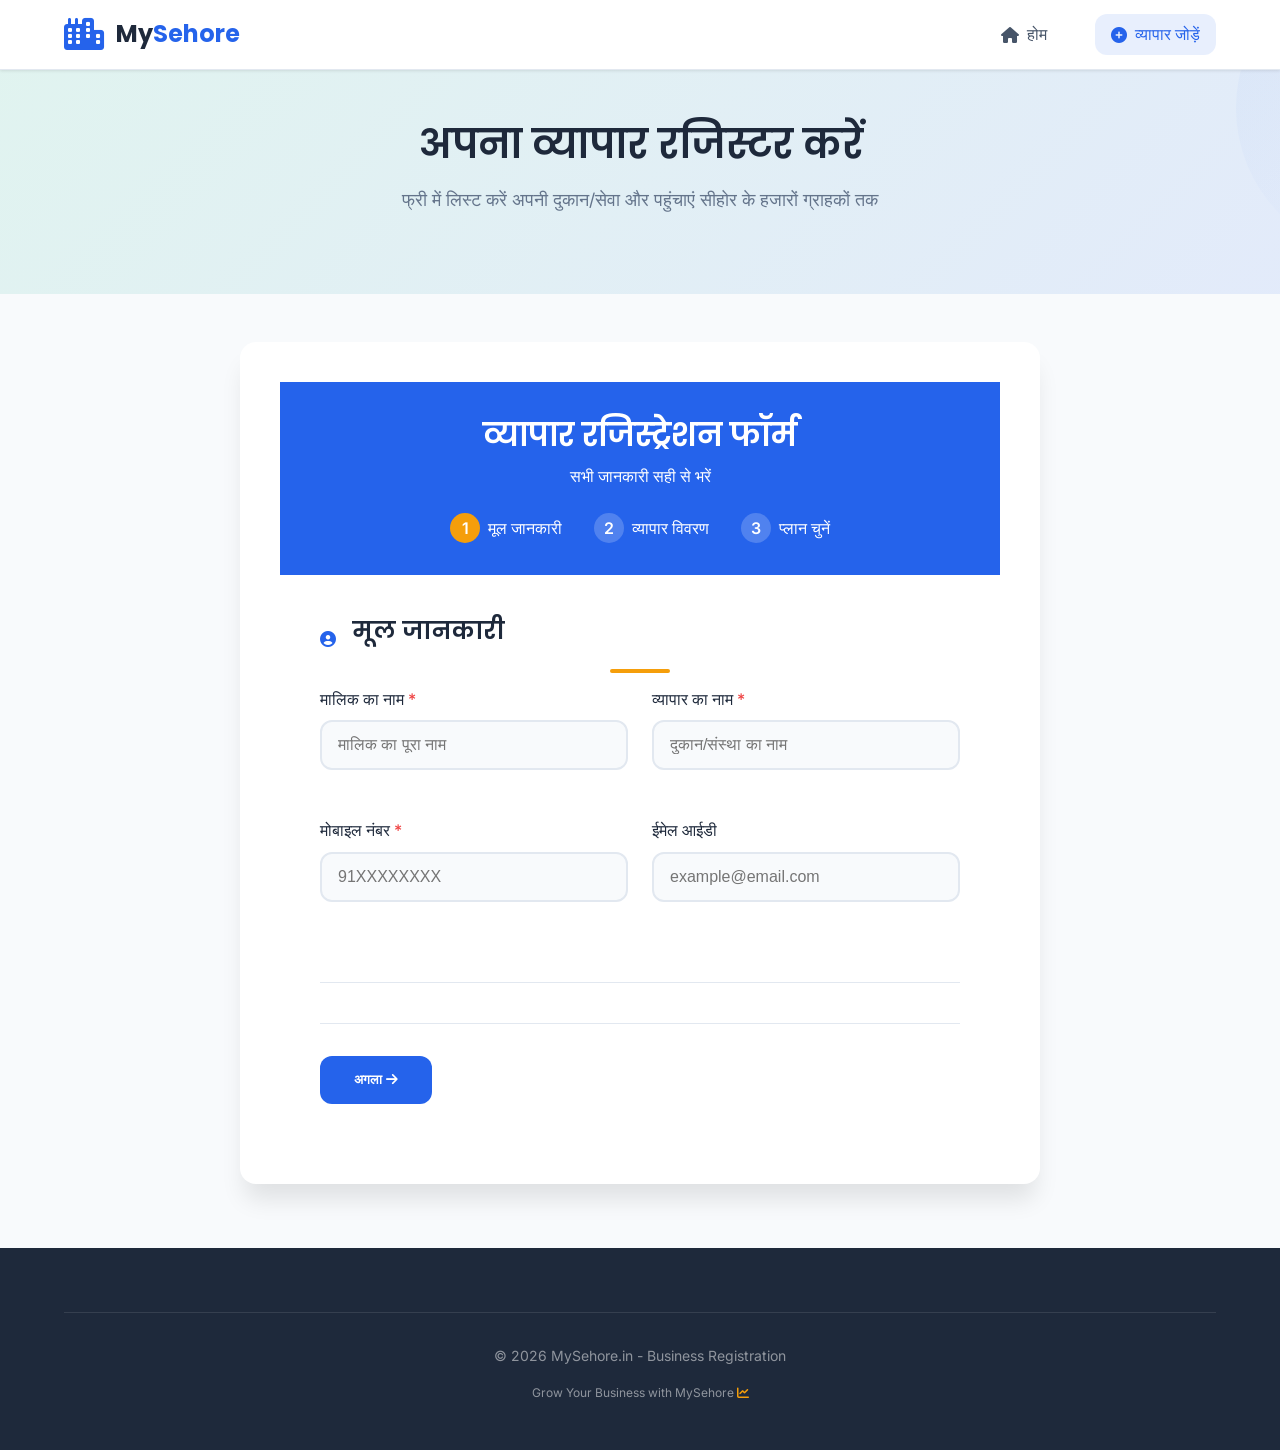
<file: add-business.html>
<!DOCTYPE html>
<html lang="hi">
<head>
    <meta charset="UTF-8">
    <meta name="viewport" content="width=device-width, initial-scale=1.0">
    <title>व्यापार रजिस्टर करें - MySehore.in</title>
    <meta name="description" content="MySehore.in पर अपना व्यापार फ्री में रजिस्टर करें">
    
    <link href="https://fonts.googleapis.com/css2?family=Poppins:wght@400;500;600;700&family=Inter:wght@300;400;500;600&display=swap" rel="stylesheet">
    <link rel="stylesheet" href="https://cdnjs.cloudflare.com/ajax/libs/font-awesome/6.4.0/css/all.min.css">
    <link rel="stylesheet" href="style.css">
    
    <style>
        .form-hero {
            background: linear-gradient(135deg, rgba(16, 185, 129, 0.1) 0%, rgba(37, 99, 235, 0.1) 100%);
            padding: 3rem 0;
            text-align: center;
            position: relative;
            overflow: hidden;
        }
        
        .form-hero::before {
            content: '';
            position: absolute;
            top: -50%;
            right: -20%;
            width: 300px;
            height: 300px;
            background: linear-gradient(135deg, var(--primary) 0%, transparent 70%);
            opacity: 0.05;
            border-radius: 50%;
        }
        
        .form-hero h1 {
            font-size: 2.5rem;
            margin-bottom: 1rem;
            animation: fadeIn 0.8s ease;
        }
        
        .form-hero p {
            font-size: 1.1rem;
            color: var(--text-light);
            max-width: 600px;
            margin: 0 auto 2rem;
            animation: fadeIn 0.8s ease 0.2s both;
        }
        
        .form-container {
            max-width: 800px;
            margin: 3rem auto;
            background: var(--white);
            border-radius: var(--radius-lg);
            box-shadow: var(--shadow-xl);
            overflow: hidden;
        }
        
        .form-header {
            background: var(--primary);
            color: var(--white);
            padding: 2rem;
            text-align: center;
        }
        
        .form-header h2 {
            color: var(--white);
            margin-bottom: 0.5rem;
        }
        
        .form-steps {
            display: flex;
            justify-content: center;
            gap: 2rem;
            margin-top: 1.5rem;
            flex-wrap: wrap;
        }
        
        .step {
            display: flex;
            align-items: center;
            gap: 0.5rem;
        }
        
        .step-number {
            width: 30px;
            height: 30px;
            background: rgba(255, 255, 255, 0.2);
            border-radius: 50%;
            display: flex;
            align-items: center;
            justify-content: center;
            font-weight: 600;
        }
        
        .step.active .step-number {
            background: var(--secondary);
        }
        
        .form-content {
            padding: 2.5rem;
        }
        
        .form-section {
            margin-bottom: 2.5rem;
            padding-bottom: 2rem;
            border-bottom: 1px solid var(--light-border);
        }
        
        .form-section:last-child {
            border-bottom: none;
        }
        
        .section-title {
            display: flex;
            align-items: center;
            gap: 1rem;
            margin-bottom: 1.5rem;
            color: var(--primary);
        }
        
        .form-row {
            display: grid;
            grid-template-columns: repeat(auto-fit, minmax(250px, 1fr));
            gap: 1.5rem;
            margin-bottom: 1.5rem;
        }
        
        .form-group {
            margin-bottom: 1.5rem;
        }
        
        .form-label {
            display: block;
            margin-bottom: 0.5rem;
            font-weight: 500;
            color: var(--text-dark);
        }
        
        .form-label .required {
            color: var(--error);
        }
        
        .form-control {
            width: 100%;
            padding: 0.875rem 1rem;
            border: 2px solid var(--light-border);
            border-radius: var(--radius-md);
            font-size: 1rem;
            transition: all var(--transition-fast);
            background: var(--light-bg);
        }
        
        .form-control:focus {
            outline: none;
            border-color: var(--primary);
            background: var(--white);
            box-shadow: 0 0 0 3px rgba(37, 99, 235, 0.1);
        }
        
        textarea.form-control {
            min-height: 120px;
            resize: vertical;
        }
        
        .plan-options {
            display: grid;
            grid-template-columns: repeat(auto-fit, minmax(250px, 1fr));
            gap: 1.5rem;
            margin: 1.5rem 0;
        }
        
        .plan-card {
            border: 2px solid var(--light-border);
            border-radius: var(--radius-lg);
            padding: 1.5rem;
            cursor: pointer;
            transition: all var(--transition-normal);
            position: relative;
        }
        
        .plan-card:hover {
            border-color: var(--primary);
            transform: translateY(-3px);
        }
        
        .plan-card.selected {
            border-color: var(--secondary);
            background: rgba(245, 158, 11, 0.05);
        }
        
        .plan-header {
            text-align: center;
            margin-bottom: 1rem;
        }
        
        .plan-name {
            font-size: 1.25rem;
            font-weight: 600;
            color: var(--text-dark);
            margin-bottom: 0.5rem;
        }
        
        .plan-price {
            font-size: 2rem;
            font-weight: 700;
            color: var(--secondary);
        }
        
        .plan-features {
            list-style: none;
            margin: 1rem 0;
        }
        
        .plan-features li {
            display: flex;
            align-items: center;
            gap: 0.5rem;
            margin-bottom: 0.75rem;
            color: var(--text-medium);
        }
        
        .plan-features li i {
            color: var(--success);
        }
        
        .form-actions {
            display: flex;
            justify-content: space-between;
            gap: 1rem;
            margin-top: 2rem;
            padding-top: 2rem;
            border-top: 1px solid var(--light-border);
        }
        
        .btn-prev, .btn-next {
            padding: 0.875rem 2rem;
            border-radius: var(--radius-md);
            font-weight: 600;
            cursor: pointer;
            transition: all var(--transition-normal);
            border: 2px solid transparent;
        }
        
        .btn-prev {
            background: var(--light-bg);
            color: var(--text-dark);
        }
        
        .btn-prev:hover {
            background: var(--text-light);
            color: var(--white);
        }
        
        .btn-next {
            background: var(--primary);
            color: var(--white);
        }
        
        .btn-next:hover {
            background: var(--primary-dark);
            transform: translateY(-2px);
        }
        
        .submit-btn {
            width: 100%;
            padding: 1rem;
            background: var(--secondary);
            color: var(--white);
            border: none;
            border-radius: var(--radius-md);
            font-size: 1.125rem;
            font-weight: 600;
            cursor: pointer;
            transition: all var(--transition-normal);
            display: flex;
            align-items: center;
            justify-content: center;
            gap: 0.75rem;
        }
        
        .submit-btn:hover {
            background: var(--secondary-dark);
            transform: translateY(-2px);
            box-shadow: var(--shadow-md);
        }
        
        .success-message {
            text-align: center;
            padding: 3rem;
            display: none;
        }
        
        .success-icon {
            font-size: 4rem;
            color: var(--success);
            margin-bottom: 1.5rem;
        }
    </style>
</head>
<body>

<header class="site-header">
    <div class="container header-container">
        <a href="index.html" class="logo">
            <div class="logo-icon">
                <i class="fas fa-city"></i>
            </div>
            <div class="logo-text">
                My<span>Sehore</span>
            </div>
        </a>
        
        <button class="menu-toggle" aria-label="Toggle menu">
            <i class="fas fa-bars"></i>
        </button>
        
        <nav class="main-nav">
            <a href="index.html" class="nav-link">
                <i class="fas fa-home"></i> होम
            </a>
            <a href="add-business.html" class="nav-link active">
                <i class="fas fa-plus-circle"></i> व्यापार जोड़ें
            </a>
        </nav>
    </div>
</header>

<section class="form-hero">
    <div class="container">
        <h1>अपना व्यापार रजिस्टर करें</h1>
        <p>फ्री में लिस्ट करें अपनी दुकान/सेवा और पहुंचाएं सीहोर के हजारों ग्राहकों तक</p>
    </div>
</section>

<div class="container">
    <div class="form-container">
        <div class="form-header">
            <h2>व्यापार रजिस्ट्रेशन फॉर्म</h2>
            <p>सभी जानकारी सही से भरें</p>
            
            <div class="form-steps">
                <div class="step active">
                    <div class="step-number">1</div>
                    <span>मूल जानकारी</span>
                </div>
                <div class="step">
                    <div class="step-number">2</div>
                    <span>व्यापार विवरण</span>
                </div>
                <div class="step">
                    <div class="step-number">3</div>
                    <span>प्लान चुनें</span>
                </div>
            </div>
        </div>
        
        <form id="businessForm" class="form-content">
            <!-- Step 1: Basic Information -->
            <div class="form-section" id="step1">
                <div class="section-title">
                    <i class="fas fa-user-circle"></i>
                    <h3>मूल जानकारी</h3>
                </div>
                
                <div class="form-row">
                    <div class="form-group">
                        <label class="form-label">
                            मालिक का नाम <span class="required">*</span>
                        </label>
                        <input type="text" class="form-control" placeholder="मालिक का पूरा नाम" required>
                    </div>
                    
                    <div class="form-group">
                        <label class="form-label">
                            व्यापार का नाम <span class="required">*</span>
                        </label>
                        <input type="text" class="form-control" placeholder="दुकान/संस्था का नाम" required>
                    </div>
                </div>
                
                <div class="form-row">
                    <div class="form-group">
                        <label class="form-label">
                            मोबाइल नंबर <span class="required">*</span>
                        </label>
                        <input type="tel" class="form-control" placeholder="91XXXXXXXX" required>
                    </div>
                    
                    <div class="form-group">
                        <label class="form-label">ईमेल आईडी</label>
                        <input type="email" class="form-control" placeholder="example@email.com">
                    </div>
                </div>
            </div>
            
            <!-- Step 2: Business Details -->
            <div class="form-section" id="step2">
                <div class="section-title">
                    <i class="fas fa-store"></i>
                    <h3>व्यापार विवरण</h3>
                </div>
                
                <div class="form-group">
                    <label class="form-label">
                        श्रेणी चुनें <span class="required">*</span>
                    </label>
                    <select class="form-control" required>
                        <option value="">श्रेणी चुनें</option>
                        <option value="shop">दुकान</option>
                        <option value="service">सेवा (प्लंबर, इलेक्ट्रिशियन)</option>
                        <option value="coaching">कोचिंग सेंटर</option>
                        <option value="school">स्कूल</option>
                        <option value="college">कॉलेज</option>
                        <option value="property">संपत्ति</option>
                        <option value="job">नौकरी एजेंसी</option>
                        <option value="medical">मेडिकल</option>
                        <option value="hotel">होटल/रेस्टोरेंट</option>
                        <option value="other">अन्य</option>
                    </select>
                </div>
                
                <div class="form-group">
                    <label class="form-label">
                        पूरा पता <span class="required">*</span>
                    </label>
                    <textarea class="form-control" placeholder="दुकान नंबर, गली, लैंडमार्क, सीहोर..." required></textarea>
                </div>
                
                <div class="form-row">
                    <div class="form-group">
                        <label class="form-label">Google Maps लिंक</label>
                        <input type="url" class="form-control" placeholder="https://maps.google.com/...">
                    </div>
                    
                    <div class="form-group">
                        <label class="form-label">वेबसाइट</label>
                        <input type="url" class="form-control" placeholder="https://yourwebsite.com">
                    </div>
                </div>
                
                <div class="form-group">
                    <label class="form-label">
                        व्यापार विवरण <span class="required">*</span>
                    </label>
                    <textarea class="form-control" placeholder="आप क्या-क्या सेवाएं/उत्पाद देते हैं? विस्तार से बताएं..." required></textarea>
                </div>
                
                <div class="form-group">
                    <label class="form-label">काम के समय</label>
                    <input type="text" class="form-control" placeholder="जैसे: सुबह 9 बजे - रात 10 बजे">
                </div>
            </div>
            
            <!-- Step 3: Choose Plan -->
            <div class="form-section" id="step3">
                <div class="section-title">
                    <i class="fas fa-crown"></i>
                    <h3>लिस्टिंग प्लान चुनें</h3>
                </div>
                
                <div class="plan-options">
                    <div class="plan-card" data-plan="free">
                        <div class="plan-header">
                            <div class="plan-name">स्टैंडर्ड लिस्टिंग</div>
                            <div class="plan-price">फ्री</div>
                        </div>
                        <ul class="plan-features">
                            <li><i class="fas fa-check"></i> बेसिक प्रोफाइल</li>
                            <li><i class="fas fa-check"></i> संपर्क जानकारी</li>
                            <li><i class="fas fa-check"></i> कैटेगरी में लिस्टिंग</li>
                            <li><i class="fas fa-check"></i> 30 दिन वैध</li>
                        </ul>
                    </div>
                    
                    <div class="plan-card selected" data-plan="premium">
                        <div class="plan-header">
                            <div class="plan-name">प्रीमियम लिस्टिंग</div>
                            <div class="plan-price">₹999/माह</div>
                        </div>
                        <ul class="plan-features">
                            <li><i class="fas fa-check"></i> सभी स्टैंडर्ड फीचर्स</li>
                            <li><i class="fas fa-check"></i ">टॉप पर दिखाई देना</li>
                            <li><i class="fas fa-check"></i> वेरिफाइड बैज</li>
                            <li><i class="fas fa-check"></i> प्रमोशनल सपोर्ट</li>
                            <li><i class="fas fa-check"></i> प्राथमिकता सपोर्ट</li>
                        </ul>
                    </div>
                </div>
                
                <div class="form-group">
                    <label class="form-label">अतिरिक्त जानकारी (अगर कोई हो)</label>
                    <textarea class="form-control" placeholder="कोई विशेष आवश्यकता या जानकारी..."></textarea>
                </div>
            </div>
            
            <!-- Form Actions -->
            <div class="form-actions">
                <button type="button" class="btn-prev" id="prevBtn">
                    <i class="fas fa-arrow-left"></i> पिछला
                </button>
                <button type="button" class="btn-next" id="nextBtn">
                    अगला <i class="fas fa-arrow-right"></i>
                </button>
            </div>
            
            <!-- Submit Button (Initially Hidden) -->
            <button type="submit" class="submit-btn" id="submitBtn" style="display: none;">
                <i class="fas fa-paper-plane"></i> सबमिट करें
            </button>
        </form>
        
        <!-- Success Message -->
        <div class="success-message" id="successMessage">
            <div class="success-icon">
                <i class="fas fa-check-circle"></i>
            </div>
            <h2>धन्यवाद!</h2>
            <p>आपका रजिस्ट्रेशन रिक्वेस्ट सफलतापूर्वक प्राप्त हो गया है।</p>
            <p>हमारी टीम आपसे 24-48 घंटों में संपर्क करेगी।</p>
            <a href="index.html" class="btn btn-primary mt-3">
                <i class="fas fa-home"></i> होम पर वापस जाएं
            </a>
        </div>
    </div>
</div>

<footer class="site-footer">
    <div class="container">
        <div class="footer-bottom">
            <p>&copy; 2026 MySehore.in - Business Registration</p>
            <p style="margin-top: 0.5rem; font-size: 0.75rem; color: rgba(255, 255, 255, 0.5);">
                Grow Your Business with MySehore <i class="fas fa-chart-line" style="color: var(--secondary);"></i>
            </p>
        </div>
    </div>
</footer>

<script>
    document.addEventListener('DOMContentLoaded', function() {
        let currentStep = 1;
        const totalSteps = 3;
        const steps = document.querySelectorAll('.step');
        const sections = document.querySelectorAll('.form-section');
        const prevBtn = document.getElementById('prevBtn');
        const nextBtn = document.getElementById('nextBtn');
        const submitBtn = document.getElementById('submitBtn');
        const formActions = document.querySelector('.form-actions');
        const successMessage = document.getElementById('successMessage');
        const businessForm = document.getElementById('businessForm');
        const planCards = document.querySelectorAll('.plan-card');
        
        // Plan selection
        planCards.forEach(card => {
            card.addEventListener('click', function() {
                planCards.forEach(c => c.classList.remove('selected'));
                this.classList.add('selected');
            });
        });
        
        // Show current step
        function showStep(step) {
            // Hide all sections
            sections.forEach(section => {
                section.style.display = 'none';
            });
            
            // Show current section
            document.getElementById(`step${step}`).style.display = 'block';
            
            // Update steps
            steps.forEach((stepElem, index) => {
                if(index < step) {
                    stepElem.classList.add('active');
                } else {
                    stepElem.classList.remove('active');
                }
            });
            
            // Show/hide buttons
            if(step === 1) {
                prevBtn.style.display = 'none';
            } else {
                prevBtn.style.display = 'block';
            }
            
            if(step === totalSteps) {
                nextBtn.style.display = 'none';
                submitBtn.style.display = 'flex';
            } else {
                nextBtn.style.display = 'block';
                submitBtn.style.display = 'none';
            }
        }
        
        // Initialize
        showStep(currentStep);
        
        // Next button
        nextBtn.addEventListener('click', function() {
            if(validateStep(currentStep)) {
                currentStep++;
                showStep(currentStep);
            }
        });
        
        // Previous button
        prevBtn.addEventListener('click', function() {
            currentStep--;
            showStep(currentStep);
        });
        
        // Form submission
        businessForm.addEventListener('submit', function(e) {
            e.preventDefault();
            
            if(validateStep(currentStep)) {
                // Hide form and show success message
                businessForm.style.display = 'none';
                formActions.style.display = 'none';
                successMessage.style.display = 'block';
                
                // Here you would normally send data to server
                console.log('Form submitted successfully');
                
                // Scroll to top
                window.scrollTo({top: 0, behavior: 'smooth'});
            }
        });
        
        // Validation function
        function validateStep(step) {
            const currentSection = document.getElementById(`step${step}`);
            const requiredFields = currentSection.querySelectorAll('[required]');
            let isValid = true;
            
            requiredFields.forEach(field => {
                if(!field.value.trim()) {
                    isValid = false;
                    field.style.borderColor = 'var(--error)';
                    
                    // Remove error on input
                    field.addEventListener('input', function() {
                        this.style.borderColor = '';
                    });
                }
            });
            
            if(!isValid) {
                alert('कृपया सभी आवश्यक फील्ड भरें!');
            }
            
            return isValid;
        }
        
        // Menu toggle
        const menuToggle = document.querySelector('.menu-toggle');
        const mainNav = document.querySelector('.main-nav');
        
        if(menuToggle) {
            menuToggle.addEventListener('click', function() {
                mainNav.classList.toggle('active');
            });
        }
    });
</script>

</body>
</html>
</file>
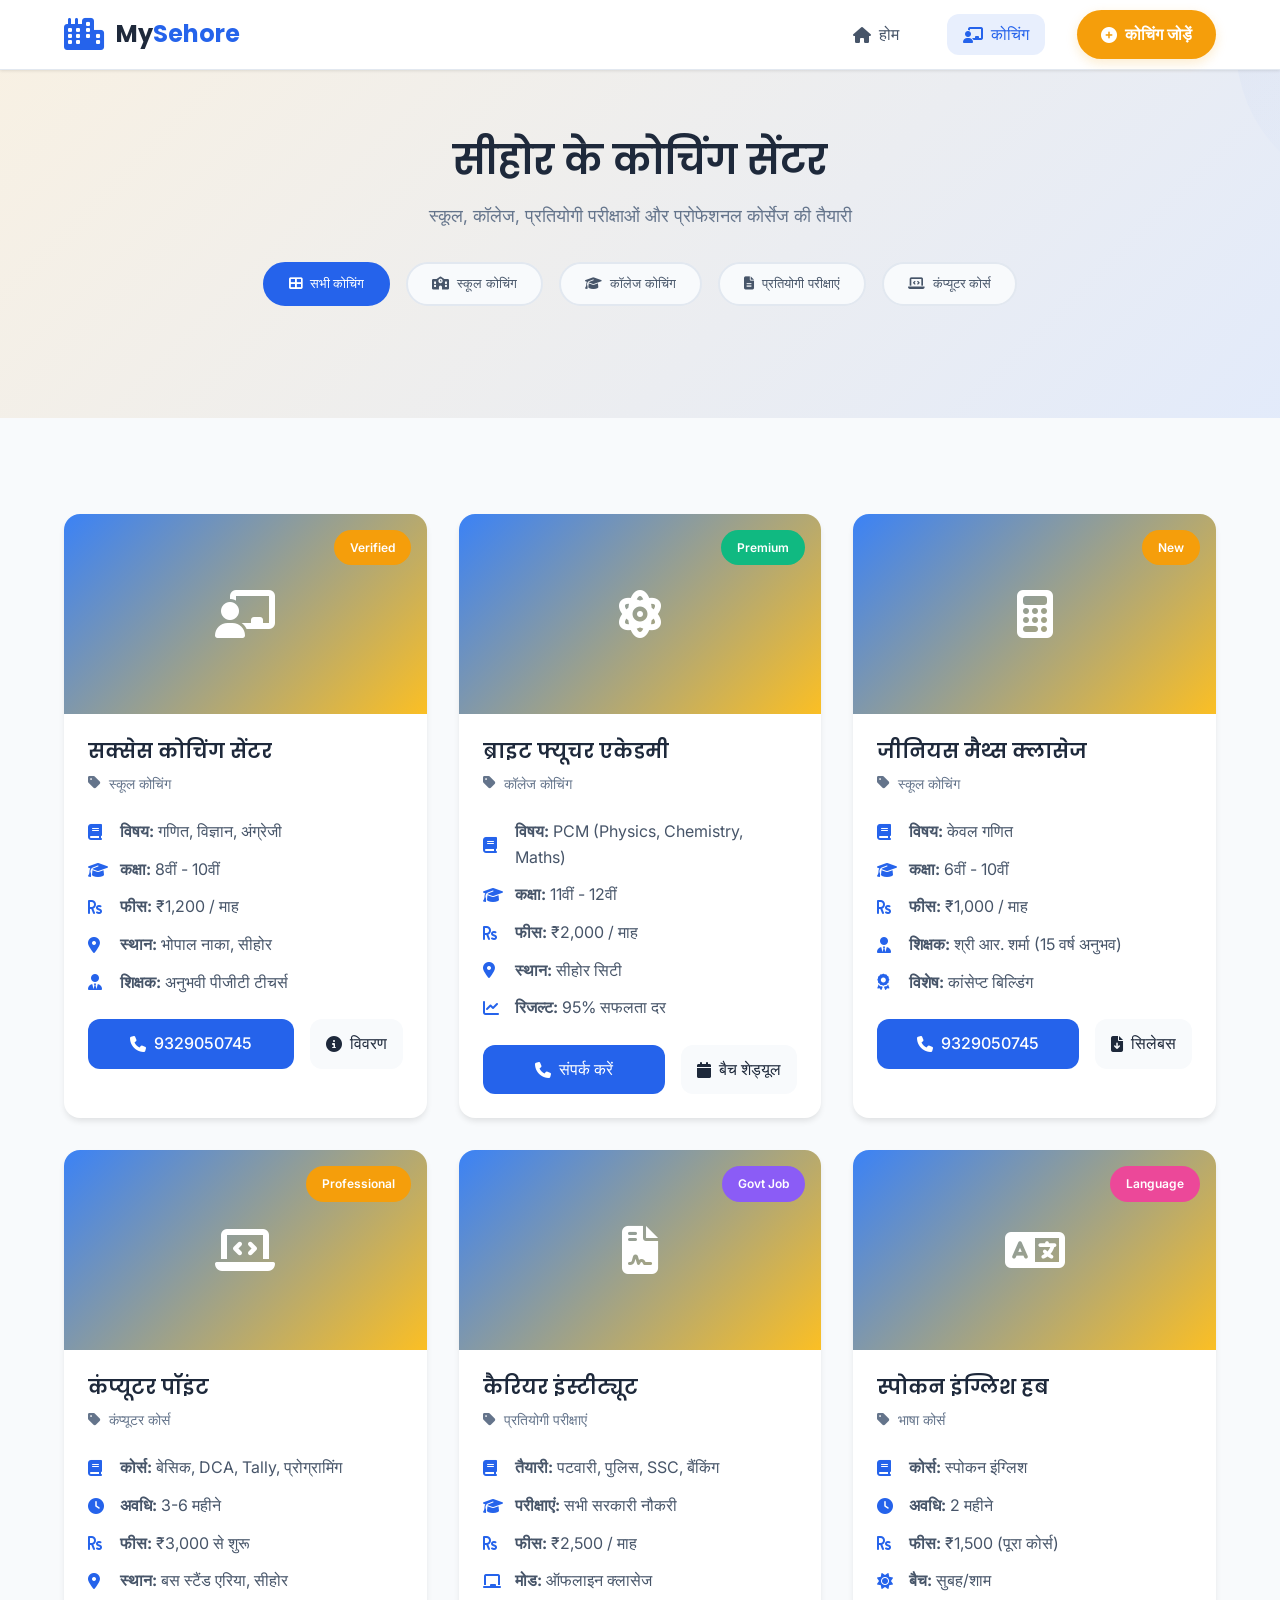
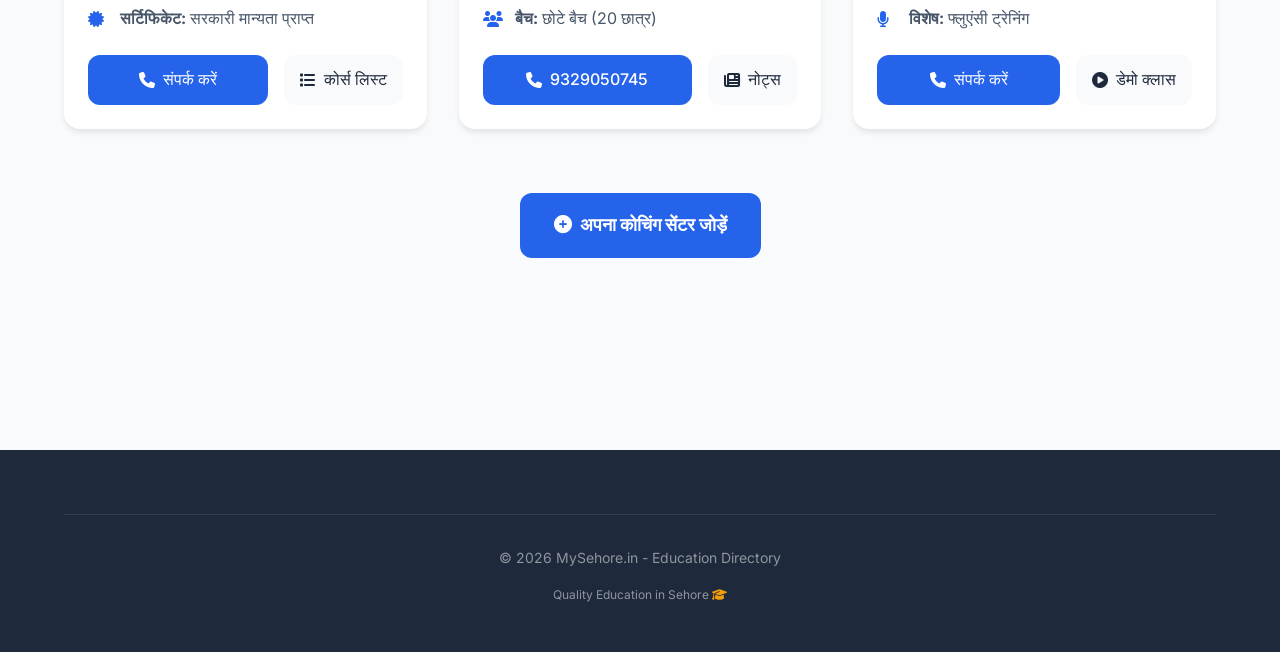
<file: coaching.html>
<!DOCTYPE html>
<html lang="hi">
<head>
    <meta charset="UTF-8">
    <meta name="viewport" content="width=device-width, initial-scale=1.0">
    <title>कोचिंग सेंटर - सीहोर | MySehore.in</title>
    <meta name="description" content="सीहोर के सभी कोचिंग सेंटर, ट्यूशन क्लासेज, प्रतियोगी परीक्षा कोचिंग और प्रोफेशनल कोर्सेज">
    
    <link href="https://fonts.googleapis.com/css2?family=Poppins:wght@400;500;600;700&family=Inter:wght@300;400;500;600&display=swap" rel="stylesheet">
    <link rel="stylesheet" href="https://cdnjs.cloudflare.com/ajax/libs/font-awesome/6.4.0/css/all.min.css">
    <link rel="stylesheet" href="style.css">
    
    <style>
        .coaching-hero {
            background: linear-gradient(135deg, rgba(245, 158, 11, 0.1) 0%, rgba(37, 99, 235, 0.1) 100%);
            padding: 4rem 0;
            text-align: center;
            position: relative;
            overflow: hidden;
        }
        
        .coaching-hero::before {
            content: '';
            position: absolute;
            top: -50%;
            right: -20%;
            width: 300px;
            height: 300px;
            background: linear-gradient(135deg, var(--primary) 0%, transparent 70%);
            opacity: 0.05;
            border-radius: 50%;
        }
        
        .coaching-hero h1 {
            font-size: 2.5rem;
            margin-bottom: 1rem;
            animation: fadeIn 0.8s ease;
        }
        
        .coaching-hero p {
            font-size: 1.1rem;
            color: var(--text-light);
            max-width: 600px;
            margin: 0 auto 2rem;
            animation: fadeIn 0.8s ease 0.2s both;
        }
        
        .coaching-filter {
            display: flex;
            justify-content: center;
            gap: 1rem;
            margin: 2rem 0 3rem;
            flex-wrap: wrap;
        }
        
        .filter-btn {
            padding: 0.75rem 1.5rem;
            background: var(--light-bg);
            border: 2px solid var(--light-border);
            border-radius: var(--radius-full);
            color: var(--text-medium);
            font-weight: 500;
            cursor: pointer;
            transition: all var(--transition-fast);
            display: flex;
            align-items: center;
            gap: 0.5rem;
        }
        
        .filter-btn:hover {
            background: var(--primary);
            color: var(--white);
            border-color: var(--primary);
        }
        
        .filter-btn.active {
            background: var(--primary);
            color: var(--white);
            border-color: var(--primary);
        }
        
        .coaching-grid {
            display: grid;
            grid-template-columns: repeat(auto-fill, minmax(350px, 1fr));
            gap: 2rem;
            margin-top: 2rem;
        }
        
        .coaching-card {
            background: var(--white);
            border-radius: var(--radius-lg);
            overflow: hidden;
            box-shadow: var(--shadow-md);
            transition: all var(--transition-normal);
            animation: fadeIn 0.6s ease backwards;
            position: relative;
        }
        
        .coaching-card:hover {
            transform: translateY(-10px);
            box-shadow: var(--shadow-xl);
        }
        
        .coaching-badge {
            position: absolute;
            top: 1rem;
            right: 1rem;
            background: var(--secondary);
            color: var(--white);
            padding: 0.5rem 1rem;
            border-radius: var(--radius-full);
            font-size: 0.75rem;
            font-weight: 600;
            z-index: 2;
        }
        
        .coaching-image {
            width: 100%;
            height: 200px;
            object-fit: cover;
            background: linear-gradient(135deg, var(--primary-light), var(--secondary-light));
            display: flex;
            align-items: center;
            justify-content: center;
            color: white;
            font-size: 3rem;
        }
        
        .coaching-content {
            padding: 1.5rem;
        }
        
        .coaching-title {
            font-size: 1.25rem;
            margin-bottom: 0.5rem;
            color: var(--text-dark);
        }
        
        .coaching-category {
            display: flex;
            align-items: center;
            gap: 0.5rem;
            color: var(--text-light);
            font-size: 0.9rem;
            margin-bottom: 1rem;
        }
        
        .coaching-details {
            margin: 1.5rem 0;
        }
        
        .detail-item {
            display: flex;
            align-items: center;
            gap: 0.75rem;
            margin-bottom: 0.75rem;
            color: var(--text-medium);
        }
        
        .detail-item i {
            color: var(--primary);
            width: 20px;
        }
        
        .coaching-actions {
            display: flex;
            gap: 1rem;
            margin-top: 1.5rem;
        }
        
        .contact-btn {
            flex: 1;
            text-align: center;
            padding: 0.75rem;
            background: var(--primary);
            color: var(--white);
            border-radius: var(--radius-md);
            font-weight: 500;
            transition: all var(--transition-fast);
            text-decoration: none;
            display: flex;
            align-items: center;
            justify-content: center;
            gap: 0.5rem;
        }
        
        .contact-btn:hover {
            background: var(--primary-dark);
            transform: translateY(-2px);
        }
        
        .details-btn {
            display: flex;
            align-items: center;
            justify-content: center;
            gap: 0.5rem;
            padding: 0.75rem 1rem;
            background: var(--light-bg);
            color: var(--text-dark);
            border-radius: var(--radius-md);
            transition: all var(--transition-fast);
            text-decoration: none;
        }
        
        .details-btn:hover {
            background: var(--secondary);
            color: var(--white);
        }
        
        .coaching-card:nth-child(1) { animation-delay: 0.1s; }
        .coaching-card:nth-child(2) { animation-delay: 0.2s; }
        .coaching-card:nth-child(3) { animation-delay: 0.3s; }
        .coaching-card:nth-child(4) { animation-delay: 0.4s; }
        .coaching-card:nth-child(5) { animation-delay: 0.5s; }
        .coaching-card:nth-child(6) { animation-delay: 0.6s; }
    </style>
</head>
<body>

<header class="site-header">
    <div class="container header-container">
        <a href="index.html" class="logo">
            <div class="logo-icon">
                <i class="fas fa-city"></i>
            </div>
            <div class="logo-text">
                My<span>Sehore</span>
            </div>
        </a>
        
        <button class="menu-toggle" aria-label="Toggle menu">
            <i class="fas fa-bars"></i>
        </button>
        
        <nav class="main-nav">
            <a href="index.html" class="nav-link">
                <i class="fas fa-home"></i> होम
            </a>
            <a href="coaching.html" class="nav-link active">
                <i class="fas fa-chalkboard-teacher"></i> कोचिंग
            </a>
            <a href="add-business.html" class="cta-button">
                <i class="fas fa-plus-circle"></i> कोचिंग जोड़ें
            </a>
        </nav>
    </div>
</header>

<section class="coaching-hero">
    <div class="container">
        <h1>सीहोर के कोचिंग सेंटर</h1>
        <p>स्कूल, कॉलेज, प्रतियोगी परीक्षाओं और प्रोफेशनल कोर्सेज की तैयारी</p>
        
        <div class="coaching-filter">
            <button class="filter-btn active" data-filter="all">
                <i class="fas fa-th-large"></i> सभी कोचिंग
            </button>
            <button class="filter-btn" data-filter="school">
                <i class="fas fa-school"></i> स्कूल कोचिंग
            </button>
            <button class="filter-btn" data-filter="college">
                <i class="fas fa-graduation-cap"></i> कॉलेज कोचिंग
            </button>
            <button class="filter-btn" data-filter="competitive">
                <i class="fas fa-file-alt"></i> प्रतियोगी परीक्षाएं
            </button>
            <button class="filter-btn" data-filter="computer">
                <i class="fas fa-laptop-code"></i> कंप्यूटर कोर्स
            </button>
        </div>
    </div>
</section>

<section class="section">
    <div class="container">
        <div class="coaching-grid">
            <!-- Coaching 1 -->
            <div class="coaching-card" data-category="school">
                <span class="coaching-badge">Verified</span>
                <div class="coaching-image">
                    <i class="fas fa-chalkboard-teacher"></i>
                </div>
                <div class="coaching-content">
                    <h3 class="coaching-title">सक्सेस कोचिंग सेंटर</h3>
                    <div class="coaching-category">
                        <i class="fas fa-tag"></i>
                        <span>स्कूल कोचिंग</span>
                    </div>
                    
                    <div class="coaching-details">
                        <div class="detail-item">
                            <i class="fas fa-book"></i>
                            <span><strong>विषय:</strong> गणित, विज्ञान, अंग्रेजी</span>
                        </div>
                        <div class="detail-item">
                            <i class="fas fa-graduation-cap"></i>
                            <span><strong>कक्षा:</strong> 8वीं - 10वीं</span>
                        </div>
                        <div class="detail-item">
                            <i class="fas fa-rupee-sign"></i>
                            <span><strong>फीस:</strong> ₹1,200 / माह</span>
                        </div>
                        <div class="detail-item">
                            <i class="fas fa-map-marker-alt"></i>
                            <span><strong>स्थान:</strong> भोपाल नाका, सीहोर</span>
                        </div>
                        <div class="detail-item">
                            <i class="fas fa-user-tie"></i>
                            <span><strong>शिक्षक:</strong> अनुभवी पीजीटी टीचर्स</span>
                        </div>
                    </div>
                    
                    <div class="coaching-actions">
                        <a href="tel:+919329050745" class="contact-btn">
                            <i class="fas fa-phone"></i> 9329050745
                        </a>
                        <a href="coaching-details.html" class="details-btn">
                            <i class="fas fa-info-circle"></i> विवरण
                        </a>
                    </div>
                </div>
            </div>
            
            <!-- Coaching 2 -->
            <div class="coaching-card" data-category="college">
                <span class="coaching-badge" style="background: var(--success)">Premium</span>
                <div class="coaching-image">
                    <i class="fas fa-atom"></i>
                </div>
                <div class="coaching-content">
                    <h3 class="coaching-title">ब्राइट फ्यूचर एकेडमी</h3>
                    <div class="coaching-category">
                        <i class="fas fa-tag"></i>
                        <span>कॉलेज कोचिंग</span>
                    </div>
                    
                    <div class="coaching-details">
                        <div class="detail-item">
                            <i class="fas fa-book"></i>
                            <span><strong>विषय:</strong> PCM (Physics, Chemistry, Maths)</span>
                        </div>
                        <div class="detail-item">
                            <i class="fas fa-graduation-cap"></i>
                            <span><strong>कक्षा:</strong> 11वीं - 12वीं</span>
                        </div>
                        <div class="detail-item">
                            <i class="fas fa-rupee-sign"></i>
                            <span><strong>फीस:</strong> ₹2,000 / माह</span>
                        </div>
                        <div class="detail-item">
                            <i class="fas fa-map-marker-alt"></i>
                            <span><strong>स्थान:</strong> सीहोर सिटी</span>
                        </div>
                        <div class="detail-item">
                            <i class="fas fa-chart-line"></i>
                            <span><strong>रिजल्ट:</strong> 95% सफलता दर</span>
                        </div>
                    </div>
                    
                    <div class="coaching-actions">
                        <a href="tel:+919329050745" class="contact-btn">
                            <i class="fas fa-phone"></i> संपर्क करें
                        </a>
                        <a href="#" class="details-btn">
                            <i class="fas fa-calendar"></i> बैच शेड्यूल
                        </a>
                    </div>
                </div>
            </div>
            
            <!-- Coaching 3 -->
            <div class="coaching-card" data-category="school">
                <span class="coaching-badge" style="background: var(--warning)">New</span>
                <div class="coaching-image">
                    <i class="fas fa-calculator"></i>
                </div>
                <div class="coaching-content">
                    <h3 class="coaching-title">जीनियस मैथ्स क्लासेज</h3>
                    <div class="coaching-category">
                        <i class="fas fa-tag"></i>
                        <span>स्कूल कोचिंग</span>
                    </div>
                    
                    <div class="coaching-details">
                        <div class="detail-item">
                            <i class="fas fa-book"></i>
                            <span><strong>विषय:</strong> केवल गणित</span>
                        </div>
                        <div class="detail-item">
                            <i class="fas fa-graduation-cap"></i>
                            <span><strong>कक्षा:</strong> 6वीं - 10वीं</span>
                        </div>
                        <div class="detail-item">
                            <i class="fas fa-rupee-sign"></i>
                            <span><strong>फीस:</strong> ₹1,000 / माह</span>
                        </div>
                        <div class="detail-item">
                            <i class="fas fa-user-tie"></i>
                            <span><strong>शिक्षक:</strong> श्री आर. शर्मा (15 वर्ष अनुभव)</span>
                        </div>
                        <div class="detail-item">
                            <i class="fas fa-award"></i>
                            <span><strong>विशेष:</strong> कांसेप्ट बिल्डिंग</span>
                        </div>
                    </div>
                    
                    <div class="coaching-actions">
                        <a href="tel:+919329050745" class="contact-btn">
                            <i class="fas fa-phone"></i> 9329050745
                        </a>
                        <a href="#" class="details-btn">
                            <i class="fas fa-file-download"></i> सिलेबस
                        </a>
                    </div>
                </div>
            </div>
            
            <!-- Coaching 4 -->
            <div class="coaching-card" data-category="computer">
                <span class="coaching-badge">Professional</span>
                <div class="coaching-image">
                    <i class="fas fa-laptop-code"></i>
                </div>
                <div class="coaching-content">
                    <h3 class="coaching-title">कंप्यूटर पॉइंट</h3>
                    <div class="coaching-category">
                        <i class="fas fa-tag"></i>
                        <span>कंप्यूटर कोर्स</span>
                    </div>
                    
                    <div class="coaching-details">
                        <div class="detail-item">
                            <i class="fas fa-book"></i>
                            <span><strong>कोर्स:</strong> बेसिक, DCA, Tally, प्रोग्रामिंग</span>
                        </div>
                        <div class="detail-item">
                            <i class="fas fa-clock"></i>
                            <span><strong>अवधि:</strong> 3-6 महीने</span>
                        </div>
                        <div class="detail-item">
                            <i class="fas fa-rupee-sign"></i>
                            <span><strong>फीस:</strong> ₹3,000 से शुरू</span>
                        </div>
                        <div class="detail-item">
                            <i class="fas fa-map-marker-alt"></i>
                            <span><strong>स्थान:</strong> बस स्टैंड एरिया, सीहोर</span>
                        </div>
                        <div class="detail-item">
                            <i class="fas fa-certificate"></i>
                            <span><strong>सर्टिफिकेट:</strong> सरकारी मान्यता प्राप्त</span>
                        </div>
                    </div>
                    
                    <div class="coaching-actions">
                        <a href="tel:+919329050745" class="contact-btn">
                            <i class="fas fa-phone"></i> संपर्क करें
                        </a>
                        <a href="#" class="details-btn">
                            <i class="fas fa-list"></i> कोर्स लिस्ट
                        </a>
                    </div>
                </div>
            </div>
            
            <!-- Coaching 5 -->
            <div class="coaching-card" data-category="competitive">
                <span class="coaching-badge" style="background: #8b5cf6">Govt Job</span>
                <div class="coaching-image">
                    <i class="fas fa-file-contract"></i>
                </div>
                <div class="coaching-content">
                    <h3 class="coaching-title">कैरियर इंस्टीट्यूट</h3>
                    <div class="coaching-category">
                        <i class="fas fa-tag"></i>
                        <span>प्रतियोगी परीक्षाएं</span>
                    </div>
                    
                    <div class="coaching-details">
                        <div class="detail-item">
                            <i class="fas fa-book"></i>
                            <span><strong>तैयारी:</strong> पटवारी, पुलिस, SSC, बैंकिंग</span>
                        </div>
                        <div class="detail-item">
                            <i class="fas fa-graduation-cap"></i>
                            <span><strong>परीक्षाएं:</strong> सभी सरकारी नौकरी</span>
                        </div>
                        <div class="detail-item">
                            <i class="fas fa-rupee-sign"></i>
                            <span><strong>फीस:</strong> ₹2,500 / माह</span>
                        </div>
                        <div class="detail-item">
                            <i class="fas fa-chalkboard"></i>
                            <span><strong>मोड:</strong> ऑफलाइन क्लासेज</span>
                        </div>
                        <div class="detail-item">
                            <i class="fas fa-users"></i>
                            <span><strong>बैच:</strong> छोटे बैच (20 छात्र)</span>
                        </div>
                    </div>
                    
                    <div class="coaching-actions">
                        <a href="tel:+919329050745" class="contact-btn">
                            <i class="fas fa-phone"></i> 9329050745
                        </a>
                        <a href="#" class="details-btn">
                            <i class="fas fa-newspaper"></i> नोट्स
                        </a>
                    </div>
                </div>
            </div>
            
            <!-- Coaching 6 -->
            <div class="coaching-card" data-category="computer">
                <span class="coaching-badge" style="background: #ec4899">Language</span>
                <div class="coaching-image">
                    <i class="fas fa-language"></i>
                </div>
                <div class="coaching-content">
                    <h3 class="coaching-title">स्पोकन इंग्लिश हब</h3>
                    <div class="coaching-category">
                        <i class="fas fa-tag"></i>
                        <span>भाषा कोर्स</span>
                    </div>
                    
                    <div class="coaching-details">
                        <div class="detail-item">
                            <i class="fas fa-book"></i>
                            <span><strong>कोर्स:</strong> स्पोकन इंग्लिश</span>
                        </div>
                        <div class="detail-item">
                            <i class="fas fa-clock"></i>
                            <span><strong>अवधि:</strong> 2 महीने</span>
                        </div>
                        <div class="detail-item">
                            <i class="fas fa-rupee-sign"></i>
                            <span><strong>फीस:</strong> ₹1,500 (पूरा कोर्स)</span>
                        </div>
                        <div class="detail-item">
                            <i class="fas fa-sun"></i>
                            <span><strong>बैच:</strong> सुबह/शाम</span>
                        </div>
                        <div class="detail-item">
                            <i class="fas fa-microphone"></i>
                            <span><strong>विशेष:</strong> फ्लुएंसी ट्रेनिंग</span>
                        </div>
                    </div>
                    
                    <div class="coaching-actions">
                        <a href="tel:+919329050745" class="contact-btn">
                            <i class="fas fa-phone"></i> संपर्क करें
                        </a>
                        <a href="#" class="details-btn">
                            <i class="fas fa-play-circle"></i> डेमो क्लास
                        </a>
                    </div>
                </div>
            </div>
        </div>
        
        <!-- Add Coaching CTA -->
        <div class="text-center mt-4 mb-4">
            <a href="add-business.html" class="btn btn-primary btn-lg">
                <i class="fas fa-plus-circle"></i> अपना कोचिंग सेंटर जोड़ें
            </a>
        </div>
    </div>
</section>

<footer class="site-footer">
    <div class="container">
        <div class="footer-bottom">
            <p>&copy; 2026 MySehore.in - Education Directory</p>
            <p style="margin-top: 0.5rem; font-size: 0.75rem; color: rgba(255, 255, 255, 0.5);">
                Quality Education in Sehore <i class="fas fa-graduation-cap" style="color: var(--secondary);"></i>
            </p>
        </div>
    </div>
</footer>

<script>
    document.addEventListener('DOMContentLoaded', function() {
        // Filter functionality
        const filterBtns = document.querySelectorAll('.filter-btn');
        const coachingCards = document.querySelectorAll('.coaching-card');
        
        filterBtns.forEach(btn => {
            btn.addEventListener('click', function() {
                filterBtns.forEach(b => b.classList.remove('active'));
                this.classList.add('active');
                
                const filter = this.getAttribute('data-filter');
                
                coachingCards.forEach(card => {
                    if(filter === 'all') {
                        card.style.display = 'block';
                        setTimeout(() => {
                            card.style.opacity = '1';
                            card.style.transform = 'translateY(0)';
                        }, 10);
                    } else {
                        const cardCategory = card.getAttribute('data-category');
                        
                        if(cardCategory === filter) {
                            card.style.display = 'block';
                            setTimeout(() => {
                                card.style.opacity = '1';
                                card.style.transform = 'translateY(0)';
                            }, 10);
                        } else {
                            card.style.opacity = '0';
                            card.style.transform = 'translateY(20px)';
                            setTimeout(() => {
                                card.style.display = 'none';
                            }, 300);
                        }
                    }
                });
            });
        });
        
        // Menu toggle
        const menuToggle = document.querySelector('.menu-toggle');
        const mainNav = document.querySelector('.main-nav');
        
        if(menuToggle) {
            menuToggle.addEventListener('click', function() {
                mainNav.classList.toggle('active');
            });
        }
    });
</script>

</body>
</html>
</file>
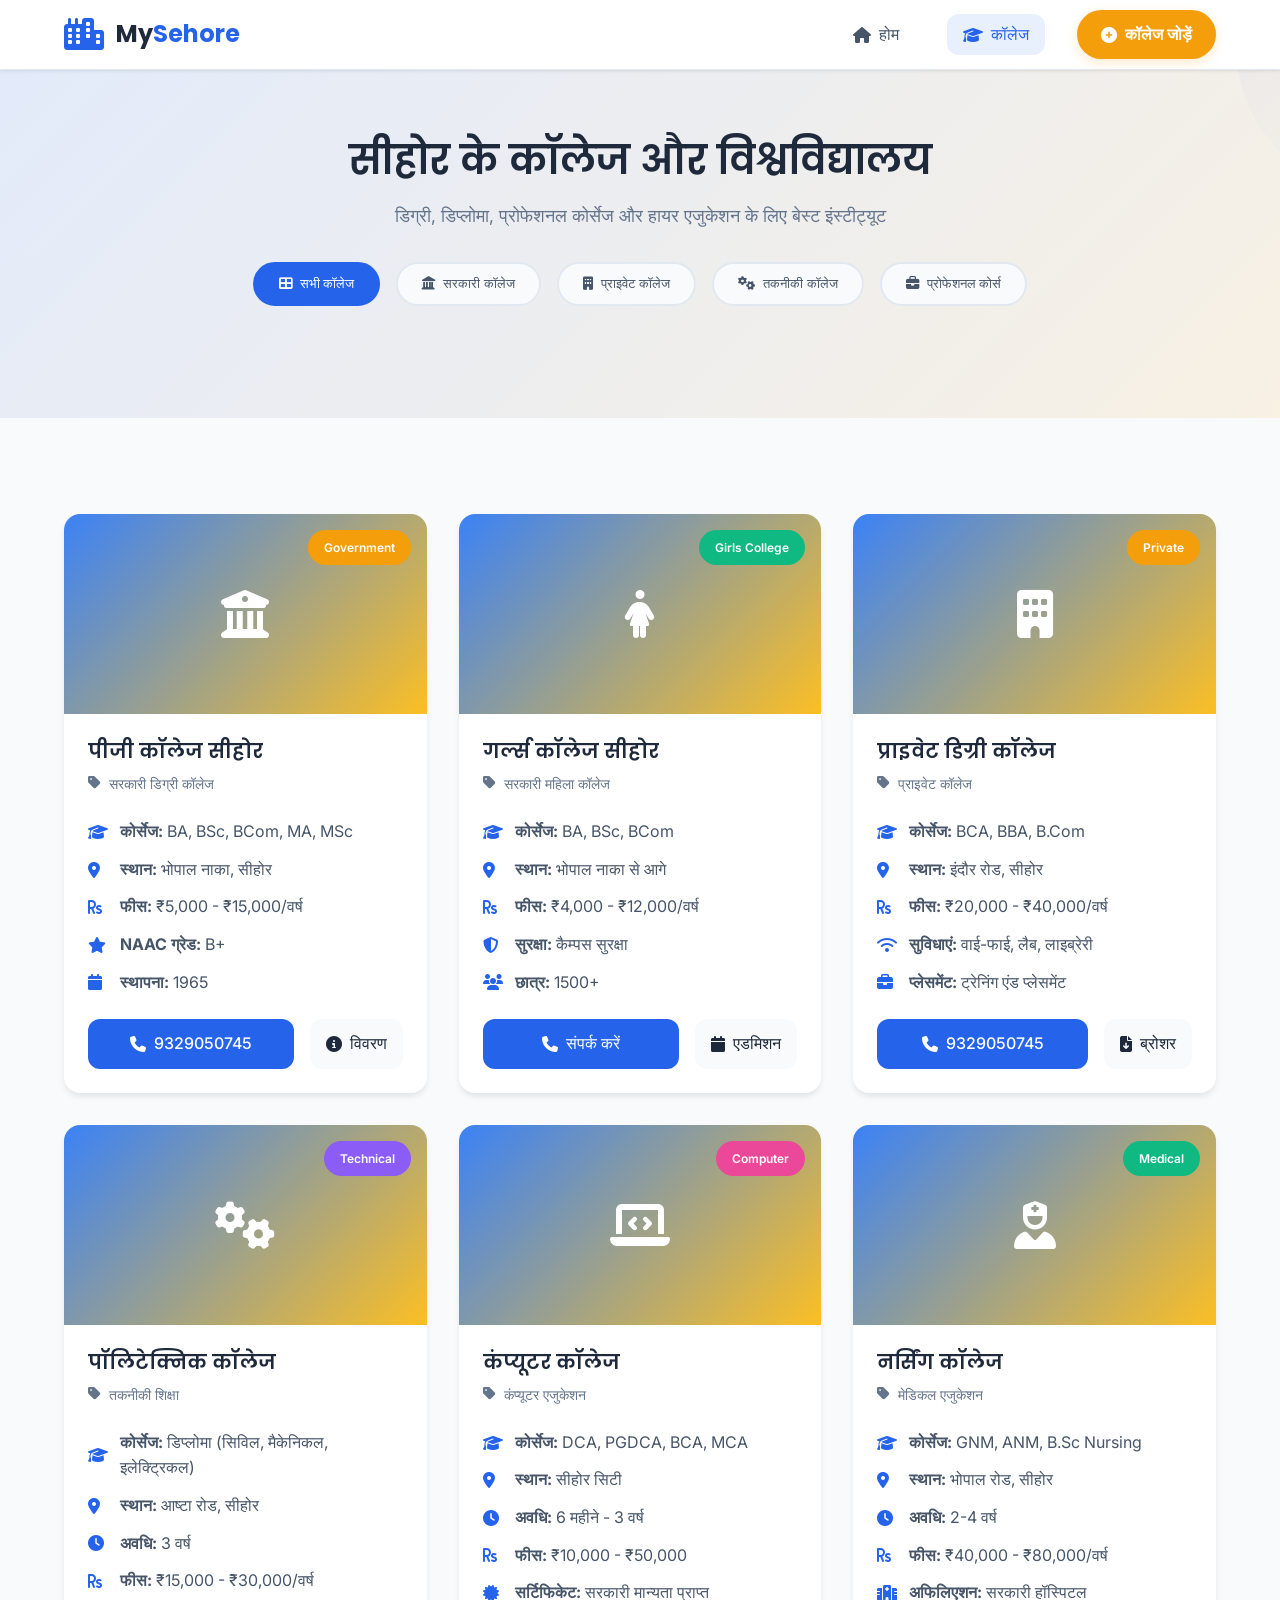
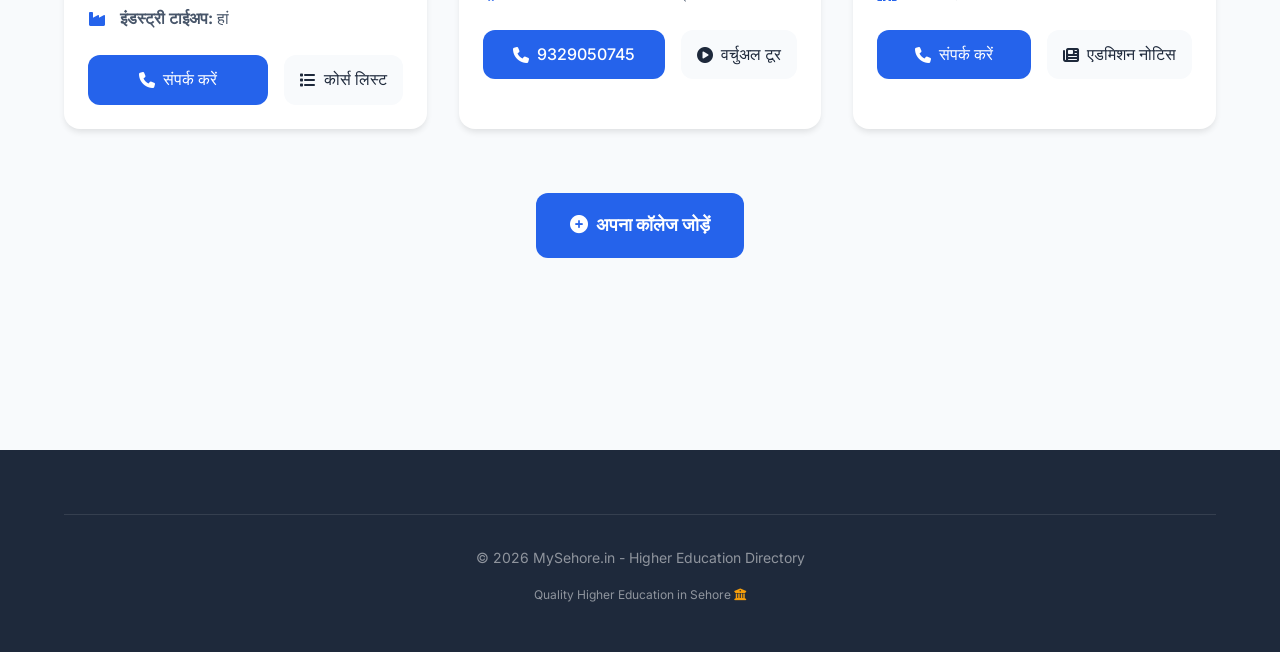
<file: college.html>
<!DOCTYPE html>
<html lang="hi">
<head>
    <meta charset="UTF-8">
    <meta name="viewport" content="width=device-width, initial-scale=1.0">
    <title>कॉलेज - सीहोर | MySehore.in</title>
    <meta name="description" content="सीहोर के सभी कॉलेज, यूनिवर्सिटी, प्रोफेशनल कोर्सेज और हायर एजुकेशन इंस्टीट्यूट">
    
    <link href="https://fonts.googleapis.com/css2?family=Poppins:wght@400;500;600;700&family=Inter:wght@300;400;500;600&display=swap" rel="stylesheet">
    <link rel="stylesheet" href="https://cdnjs.cloudflare.com/ajax/libs/font-awesome/6.4.0/css/all.min.css">
    <link rel="stylesheet" href="style.css">
    
    <style>
        .college-hero {
            background: linear-gradient(135deg, rgba(37, 99, 235, 0.1) 0%, rgba(245, 158, 11, 0.1) 100%);
            padding: 4rem 0;
            text-align: center;
            position: relative;
            overflow: hidden;
        }
        
        .college-hero::before {
            content: '';
            position: absolute;
            top: -50%;
            right: -20%;
            width: 300px;
            height: 300px;
            background: linear-gradient(135deg, var(--primary) 0%, transparent 70%);
            opacity: 0.05;
            border-radius: 50%;
        }
        
        .college-hero h1 {
            font-size: 2.5rem;
            margin-bottom: 1rem;
            animation: fadeIn 0.8s ease;
        }
        
        .college-hero p {
            font-size: 1.1rem;
            color: var(--text-light);
            max-width: 600px;
            margin: 0 auto 2rem;
            animation: fadeIn 0.8s ease 0.2s both;
        }
        
        .college-filter {
            display: flex;
            justify-content: center;
            gap: 1rem;
            margin: 2rem 0 3rem;
            flex-wrap: wrap;
        }
        
        .filter-btn {
            padding: 0.75rem 1.5rem;
            background: var(--light-bg);
            border: 2px solid var(--light-border);
            border-radius: var(--radius-full);
            color: var(--text-medium);
            font-weight: 500;
            cursor: pointer;
            transition: all var(--transition-fast);
            display: flex;
            align-items: center;
            gap: 0.5rem;
        }
        
        .filter-btn:hover {
            background: var(--primary);
            color: var(--white);
            border-color: var(--primary);
        }
        
        .filter-btn.active {
            background: var(--primary);
            color: var(--white);
            border-color: var(--primary);
        }
        
        .college-grid {
            display: grid;
            grid-template-columns: repeat(auto-fill, minmax(350px, 1fr));
            gap: 2rem;
            margin-top: 2rem;
        }
        
        .college-card {
            background: var(--white);
            border-radius: var(--radius-lg);
            overflow: hidden;
            box-shadow: var(--shadow-md);
            transition: all var(--transition-normal);
            animation: fadeIn 0.6s ease backwards;
            position: relative;
        }
        
        .college-card:hover {
            transform: translateY(-10px);
            box-shadow: var(--shadow-xl);
        }
        
        .college-badge {
            position: absolute;
            top: 1rem;
            right: 1rem;
            background: var(--secondary);
            color: var(--white);
            padding: 0.5rem 1rem;
            border-radius: var(--radius-full);
            font-size: 0.75rem;
            font-weight: 600;
            z-index: 2;
        }
        
        .college-image {
            width: 100%;
            height: 200px;
            object-fit: cover;
            background: linear-gradient(135deg, var(--primary-light), var(--secondary-light));
            display: flex;
            align-items: center;
            justify-content: center;
            color: white;
            font-size: 3rem;
        }
        
        .college-content {
            padding: 1.5rem;
        }
        
        .college-title {
            font-size: 1.25rem;
            margin-bottom: 0.5rem;
            color: var(--text-dark);
        }
        
        .college-type {
            display: flex;
            align-items: center;
            gap: 0.5rem;
            color: var(--text-light);
            font-size: 0.9rem;
            margin-bottom: 1rem;
        }
        
        .college-details {
            margin: 1.5rem 0;
        }
        
        .detail-item {
            display: flex;
            align-items: center;
            gap: 0.75rem;
            margin-bottom: 0.75rem;
            color: var(--text-medium);
        }
        
        .detail-item i {
            color: var(--primary);
            width: 20px;
        }
        
        .college-actions {
            display: flex;
            gap: 1rem;
            margin-top: 1.5rem;
        }
        
        .contact-btn {
            flex: 1;
            text-align: center;
            padding: 0.75rem;
            background: var(--primary);
            color: var(--white);
            border-radius: var(--radius-md);
            font-weight: 500;
            transition: all var(--transition-fast);
            text-decoration: none;
            display: flex;
            align-items: center;
            justify-content: center;
            gap: 0.5rem;
        }
        
        .contact-btn:hover {
            background: var(--primary-dark);
            transform: translateY(-2px);
        }
        
        .details-btn {
            display: flex;
            align-items: center;
            justify-content: center;
            gap: 0.5rem;
            padding: 0.75rem 1rem;
            background: var(--light-bg);
            color: var(--text-dark);
            border-radius: var(--radius-md);
            transition: all var(--transition-fast);
            text-decoration: none;
        }
        
        .details-btn:hover {
            background: var(--secondary);
            color: var(--white);
        }
        
        .college-card:nth-child(1) { animation-delay: 0.1s; }
        .college-card:nth-child(2) { animation-delay: 0.2s; }
        .college-card:nth-child(3) { animation-delay: 0.3s; }
        .college-card:nth-child(4) { animation-delay: 0.4s; }
        .college-card:nth-child(5) { animation-delay: 0.5s; }
        .college-card:nth-child(6) { animation-delay: 0.6s; }
    </style>
</head>
<body>

<header class="site-header">
    <div class="container header-container">
        <a href="index.html" class="logo">
            <div class="logo-icon">
                <i class="fas fa-city"></i>
            </div>
            <div class="logo-text">
                My<span>Sehore</span>
            </div>
        </a>
        
        <button class="menu-toggle" aria-label="Toggle menu">
            <i class="fas fa-bars"></i>
        </button>
        
        <nav class="main-nav">
            <a href="index.html" class="nav-link">
                <i class="fas fa-home"></i> होम
            </a>
            <a href="college.html" class="nav-link active">
                <i class="fas fa-graduation-cap"></i> कॉलेज
            </a>
            <a href="add-business.html" class="cta-button">
                <i class="fas fa-plus-circle"></i> कॉलेज जोड़ें
            </a>
        </nav>
    </div>
</header>

<section class="college-hero">
    <div class="container">
        <h1>सीहोर के कॉलेज और विश्वविद्यालय</h1>
        <p>डिग्री, डिप्लोमा, प्रोफेशनल कोर्सेज और हायर एजुकेशन के लिए बेस्ट इंस्टीट्यूट</p>
        
        <div class="college-filter">
            <button class="filter-btn active" data-filter="all">
                <i class="fas fa-th-large"></i> सभी कॉलेज
            </button>
            <button class="filter-btn" data-filter="government">
                <i class="fas fa-landmark"></i> सरकारी कॉलेज
            </button>
            <button class="filter-btn" data-filter="private">
                <i class="fas fa-building"></i> प्राइवेट कॉलेज
            </button>
            <button class="filter-btn" data-filter="technical">
                <i class="fas fa-cogs"></i> तकनीकी कॉलेज
            </button>
            <button class="filter-btn" data-filter="professional">
                <i class="fas fa-briefcase"></i> प्रोफेशनल कोर्स
            </button>
        </div>
    </div>
</section>

<section class="section">
    <div class="container">
        <div class="college-grid">
            <!-- College 1 -->
            <div class="college-card" data-category="government">
                <span class="college-badge">Government</span>
                <div class="college-image">
                    <i class="fas fa-university"></i>
                </div>
                <div class="college-content">
                    <h3 class="college-title">पीजी कॉलेज सीहोर</h3>
                    <div class="college-type">
                        <i class="fas fa-tag"></i>
                        <span>सरकारी डिग्री कॉलेज</span>
                    </div>
                    
                    <div class="college-details">
                        <div class="detail-item">
                            <i class="fas fa-graduation-cap"></i>
                            <span><strong>कोर्सेज:</strong> BA, BSc, BCom, MA, MSc</span>
                        </div>
                        <div class="detail-item">
                            <i class="fas fa-map-marker-alt"></i>
                            <span><strong>स्थान:</strong> भोपाल नाका, सीहोर</span>
                        </div>
                        <div class="detail-item">
                            <i class="fas fa-rupee-sign"></i>
                            <span><strong>फीस:</strong> ₹5,000 - ₹15,000/वर्ष</span>
                        </div>
                        <div class="detail-item">
                            <i class="fas fa-star"></i>
                            <span><strong>NAAC ग्रेड:</strong> B+</span>
                        </div>
                        <div class="detail-item">
                            <i class="fas fa-calendar"></i>
                            <span><strong>स्थापना:</strong> 1965</span>
                        </div>
                    </div>
                    
                    <div class="college-actions">
                        <a href="tel:+919329050745" class="contact-btn">
                            <i class="fas fa-phone"></i> 9329050745
                        </a>
                        <a href="college-details.html" class="details-btn">
                            <i class="fas fa-info-circle"></i> विवरण
                        </a>
                    </div>
                </div>
            </div>
            
            <!-- College 2 -->
            <div class="college-card" data-category="government">
                <span class="college-badge" style="background: var(--success)">Girls College</span>
                <div class="college-image">
                    <i class="fas fa-female"></i>
                </div>
                <div class="college-content">
                    <h3 class="college-title">गर्ल्स कॉलेज सीहोर</h3>
                    <div class="college-type">
                        <i class="fas fa-tag"></i>
                        <span>सरकारी महिला कॉलेज</span>
                    </div>
                    
                    <div class="college-details">
                        <div class="detail-item">
                            <i class="fas fa-graduation-cap"></i>
                            <span><strong>कोर्सेज:</strong> BA, BSc, BCom</span>
                        </div>
                        <div class="detail-item">
                            <i class="fas fa-map-marker-alt"></i>
                            <span><strong>स्थान:</strong> भोपाल नाका से आगे</span>
                        </div>
                        <div class="detail-item">
                            <i class="fas fa-rupee-sign"></i>
                            <span><strong>फीस:</strong> ₹4,000 - ₹12,000/वर्ष</span>
                        </div>
                        <div class="detail-item">
                            <i class="fas fa-shield-alt"></i>
                            <span><strong>सुरक्षा:</strong> कैम्पस सुरक्षा</span>
                        </div>
                        <div class="detail-item">
                            <i class="fas fa-users"></i>
                            <span><strong>छात्र:</strong> 1500+</span>
                        </div>
                    </div>
                    
                    <div class="college-actions">
                        <a href="tel:+919329050745" class="contact-btn">
                            <i class="fas fa-phone"></i> संपर्क करें
                        </a>
                        <a href="#" class="details-btn">
                            <i class="fas fa-calendar"></i> एडमिशन
                        </a>
                    </div>
                </div>
            </div>
            
            <!-- College 3 -->
            <div class="college-card" data-category="private">
                <span class="college-badge" style="background: var(--warning)">Private</span>
                <div class="college-image">
                    <i class="fas fa-building"></i>
                </div>
                <div class="college-content">
                    <h3 class="college-title">प्राइवेट डिग्री कॉलेज</h3>
                    <div class="college-type">
                        <i class="fas fa-tag"></i>
                        <span>प्राइवेट कॉलेज</span>
                    </div>
                    
                    <div class="college-details">
                        <div class="detail-item">
                            <i class="fas fa-graduation-cap"></i>
                            <span><strong>कोर्सेज:</strong> BCA, BBA, B.Com</span>
                        </div>
                        <div class="detail-item">
                            <i class="fas fa-map-marker-alt"></i>
                            <span><strong>स्थान:</strong> इंदौर रोड, सीहोर</span>
                        </div>
                        <div class="detail-item">
                            <i class="fas fa-rupee-sign"></i>
                            <span><strong>फीस:</strong> ₹20,000 - ₹40,000/वर्ष</span>
                        </div>
                        <div class="detail-item">
                            <i class="fas fa-wifi"></i>
                            <span><strong>सुविधाएं:</strong> वाई-फाई, लैब, लाइब्रेरी</span>
                        </div>
                        <div class="detail-item">
                            <i class="fas fa-briefcase"></i>
                            <span><strong>प्लेसमेंट:</strong> ट्रेनिंग एंड प्लेसमेंट</span>
                        </div>
                    </div>
                    
                    <div class="college-actions">
                        <a href="tel:+919329050745" class="contact-btn">
                            <i class="fas fa-phone"></i> 9329050745
                        </a>
                        <a href="#" class="details-btn">
                            <i class="fas fa-file-download"></i> ब्रोशर
                        </a>
                    </div>
                </div>
            </div>
            
            <!-- College 4 -->
            <div class="college-card" data-category="technical">
                <span class="college-badge" style="background: #8b5cf6">Technical</span>
                <div class="college-image">
                    <i class="fas fa-cogs"></i>
                </div>
                <div class="college-content">
                    <h3 class="college-title">पॉलिटेक्निक कॉलेज</h3>
                    <div class="college-type">
                        <i class="fas fa-tag"></i>
                        <span>तकनीकी शिक्षा</span>
                    </div>
                    
                    <div class="college-details">
                        <div class="detail-item">
                            <i class="fas fa-graduation-cap"></i>
                            <span><strong>कोर्सेज:</strong> डिप्लोमा (सिविल, मैकेनिकल, इलेक्ट्रिकल)</span>
                        </div>
                        <div class="detail-item">
                            <i class="fas fa-map-marker-alt"></i>
                            <span><strong>स्थान:</strong> आष्टा रोड, सीहोर</span>
                        </div>
                        <div class="detail-item">
                            <i class="fas fa-clock"></i>
                            <span><strong>अवधि:</strong> 3 वर्ष</span>
                        </div>
                        <div class="detail-item">
                            <i class="fas fa-rupee-sign"></i>
                            <span><strong>फीस:</strong> ₹15,000 - ₹30,000/वर्ष</span>
                        </div>
                        <div class="detail-item">
                            <i class="fas fa-industry"></i>
                            <span><strong>इंडस्ट्री टाईअप:</strong> हां</span>
                        </div>
                    </div>
                    
                    <div class="college-actions">
                        <a href="tel:+919329050745" class="contact-btn">
                            <i class="fas fa-phone"></i> संपर्क करें
                        </a>
                        <a href="#" class="details-btn">
                            <i class="fas fa-list"></i> कोर्स लिस्ट
                        </a>
                    </div>
                </div>
            </div>
            
            <!-- College 5 -->
            <div class="college-card" data-category="professional">
                <span class="college-badge" style="background: #ec4899">Computer</span>
                <div class="college-image">
                    <i class="fas fa-laptop-code"></i>
                </div>
                <div class="college-content">
                    <h3 class="college-title">कंप्यूटर कॉलेज</h3>
                    <div class="college-type">
                        <i class="fas fa-tag"></i>
                        <span>कंप्यूटर एजुकेशन</span>
                    </div>
                    
                    <div class="college-details">
                        <div class="detail-item">
                            <i class="fas fa-graduation-cap"></i>
                            <span><strong>कोर्सेज:</strong> DCA, PGDCA, BCA, MCA</span>
                        </div>
                        <div class="detail-item">
                            <i class="fas fa-map-marker-alt"></i>
                            <span><strong>स्थान:</strong> सीहोर सिटी</span>
                        </div>
                        <div class="detail-item">
                            <i class="fas fa-clock"></i>
                            <span><strong>अवधि:</strong> 6 महीने - 3 वर्ष</span>
                        </div>
                        <div class="detail-item">
                            <i class="fas fa-rupee-sign"></i>
                            <span><strong>फीस:</strong> ₹10,000 - ₹50,000</span>
                        </div>
                        <div class="detail-item">
                            <i class="fas fa-certificate"></i>
                            <span><strong>सर्टिफिकेट:</strong> सरकारी मान्यता प्राप्त</span>
                        </div>
                    </div>
                    
                    <div class="college-actions">
                        <a href="tel:+919329050745" class="contact-btn">
                            <i class="fas fa-phone"></i> 9329050745
                        </a>
                        <a href="#" class="details-btn">
                            <i class="fas fa-play-circle"></i> वर्चुअल टूर
                        </a>
                    </div>
                </div>
            </div>
            
            <!-- College 6 -->
            <div class="college-card" data-category="professional">
                <span class="college-badge" style="background: #10b981">Medical</span>
                <div class="college-image">
                    <i class="fas fa-user-nurse"></i>
                </div>
                <div class="college-content">
                    <h3 class="college-title">नर्सिंग कॉलेज</h3>
                    <div class="college-type">
                        <i class="fas fa-tag"></i>
                        <span>मेडिकल एजुकेशन</span>
                    </div>
                    
                    <div class="college-details">
                        <div class="detail-item">
                            <i class="fas fa-graduation-cap"></i>
                            <span><strong>कोर्सेज:</strong> GNM, ANM, B.Sc Nursing</span>
                        </div>
                        <div class="detail-item">
                            <i class="fas fa-map-marker-alt"></i>
                            <span><strong>स्थान:</strong> भोपाल रोड, सीहोर</span>
                        </div>
                        <div class="detail-item">
                            <i class="fas fa-clock"></i>
                            <span><strong>अवधि:</strong> 2-4 वर्ष</span>
                        </div>
                        <div class="detail-item">
                            <i class="fas fa-rupee-sign"></i>
                            <span><strong>फीस:</strong> ₹40,000 - ₹80,000/वर्ष</span>
                        </div>
                        <div class="detail-item">
                            <i class="fas fa-hospital"></i>
                            <span><strong>अफिलिएशन:</strong> सरकारी हॉस्पिटल</span>
                        </div>
                    </div>
                    
                    <div class="college-actions">
                        <a href="tel:+919329050745" class="contact-btn">
                            <i class="fas fa-phone"></i> संपर्क करें
                        </a>
                        <a href="#" class="details-btn">
                            <i class="fas fa-newspaper"></i> एडमिशन नोटिस
                        </a>
                    </div>
                </div>
            </div>
        </div>
        
        <!-- Add College CTA -->
        <div class="text-center mt-4 mb-4">
            <a href="add-business.html" class="btn btn-primary btn-lg">
                <i class="fas fa-plus-circle"></i> अपना कॉलेज जोड़ें
            </a>
        </div>
    </div>
</section>

<footer class="site-footer">
    <div class="container">
        <div class="footer-bottom">
            <p>&copy; 2026 MySehore.in - Higher Education Directory</p>
            <p style="margin-top: 0.5rem; font-size: 0.75rem; color: rgba(255, 255, 255, 0.5);">
                Quality Higher Education in Sehore <i class="fas fa-university" style="color: var(--secondary);"></i>
            </p>
        </div>
    </div>
</footer>

<script>
    document.addEventListener('DOMContentLoaded', function() {
        // Filter functionality
        const filterBtns = document.querySelectorAll('.filter-btn');
        const collegeCards = document.querySelectorAll('.college-card');
        
        filterBtns.forEach(btn => {
            btn.addEventListener('click', function() {
                filterBtns.forEach(b => b.classList.remove('active'));
                this.classList.add('active');
                
                const filter = this.getAttribute('data-filter');
                
                collegeCards.forEach(card => {
                    if(filter === 'all') {
                        card.style.display = 'block';
                        setTimeout(() => {
                            card.style.opacity = '1';
                            card.style.transform = 'translateY(0)';
                        }, 10);
                    } else {
                        const cardCategory = card.getAttribute('data-category');
                        
                        if(cardCategory === filter) {
                            card.style.display = 'block';
                            setTimeout(() => {
                                card.style.opacity = '1';
                                card.style.transform = 'translateY(0)';
                            }, 10);
                        } else {
                            card.style.opacity = '0';
                            card.style.transform = 'translateY(20px)';
                            setTimeout(() => {
                                card.style.display = 'none';
                            }, 300);
                        }
                    }
                });
            });
        });
        
        // Menu toggle
        const menuToggle = document.querySelector('.menu-toggle');
        const mainNav = document.querySelector('.main-nav');
        
        if(menuToggle) {
            menuToggle.addEventListener('click', function() {
                mainNav.classList.toggle('active');
            });
        }
    });
</script>

</body>
</html>
</file>
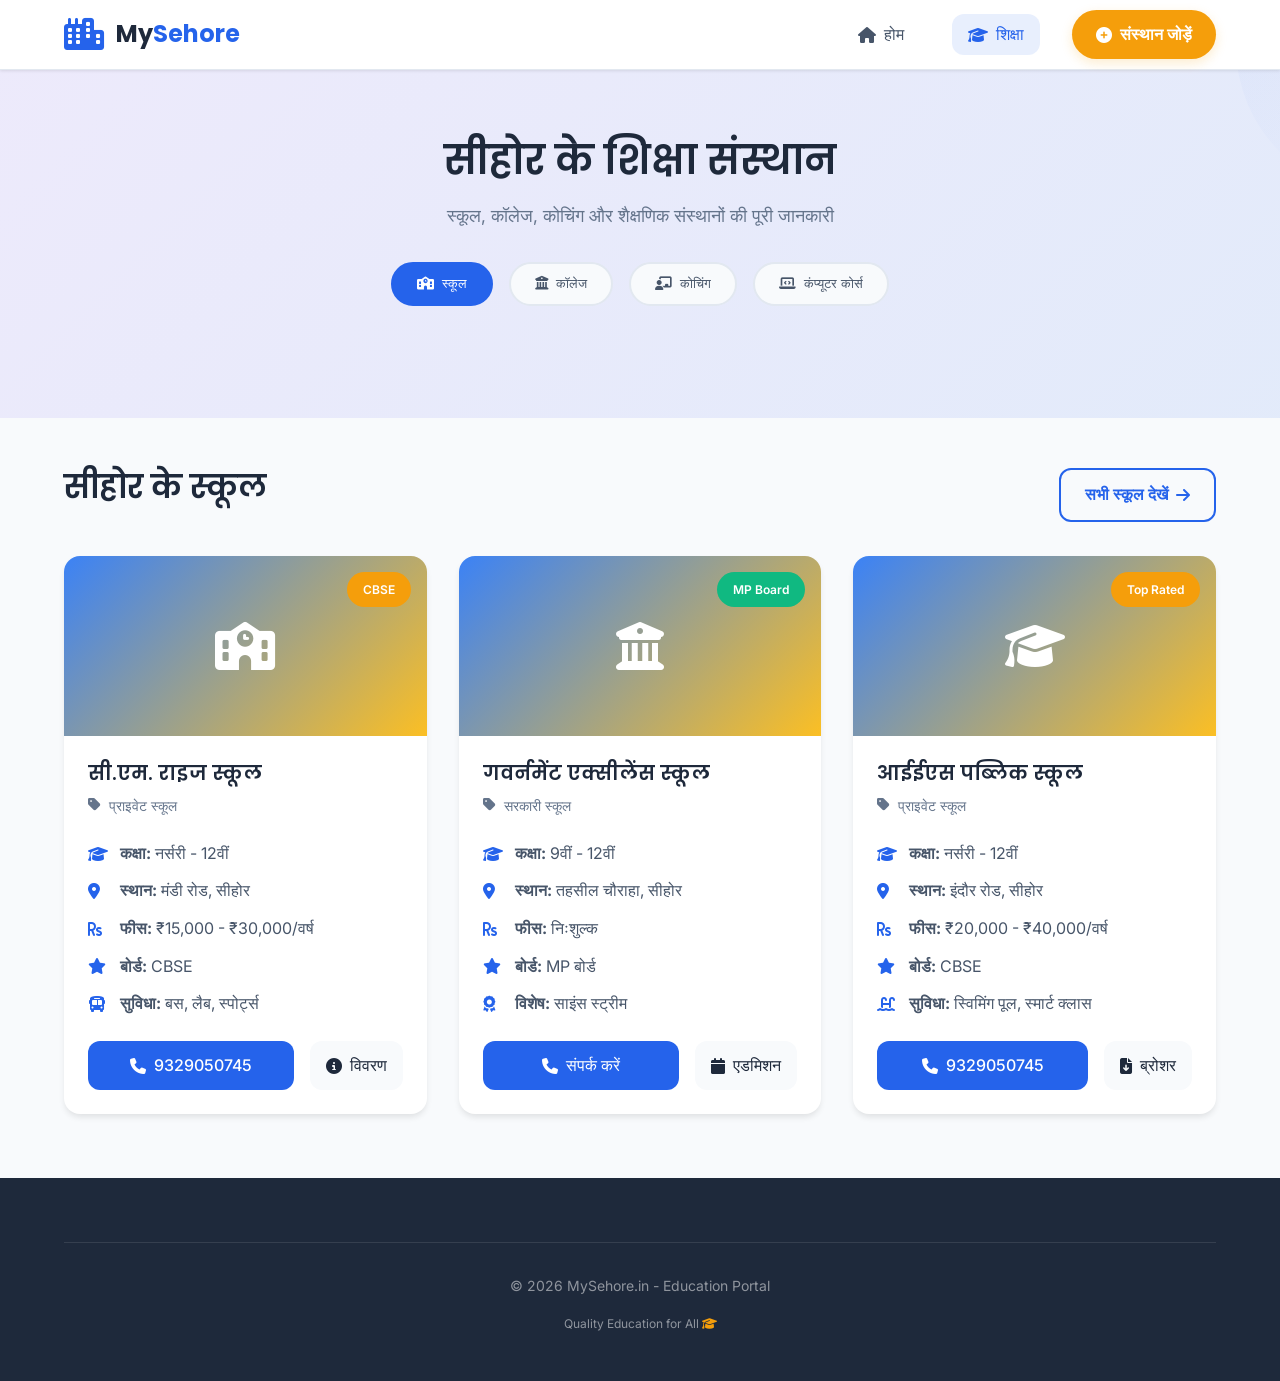
<file: education.html>
<!DOCTYPE html>
<html lang="hi">
<head>
    <meta charset="UTF-8">
    <meta name="viewport" content="width=device-width, initial-scale=1.0">
    <title>शिक्षा संस्थान - सीहोर | MySehore.in</title>
    <meta name="description" content="सीहोर के सभी स्कूल, कॉलेज, कोचिंग सेंटर और शिक्षण संस्थान">
    
    <link href="https://fonts.googleapis.com/css2?family=Poppins:wght@400;500;600;700&family=Inter:wght@300;400;500;600&display=swap" rel="stylesheet">
    <link rel="stylesheet" href="https://cdnjs.cloudflare.com/ajax/libs/font-awesome/6.4.0/css/all.min.css">
    <link rel="stylesheet" href="style.css">
    
    <style>
        .education-hero {
            background: linear-gradient(135deg, rgba(139, 92, 246, 0.1) 0%, rgba(37, 99, 235, 0.1) 100%);
            padding: 4rem 0;
            text-align: center;
            position: relative;
            overflow: hidden;
        }
        
        .education-hero::before {
            content: '';
            position: absolute;
            top: -50%;
            right: -20%;
            width: 300px;
            height: 300px;
            background: linear-gradient(135deg, var(--primary) 0%, transparent 70%);
            opacity: 0.05;
            border-radius: 50%;
        }
        
        .education-hero h1 {
            font-size: 2.5rem;
            margin-bottom: 1rem;
            animation: fadeIn 0.8s ease;
        }
        
        .education-hero p {
            font-size: 1.1rem;
            color: var(--text-light);
            max-width: 600px;
            margin: 0 auto 2rem;
            animation: fadeIn 0.8s ease 0.2s both;
        }
        
        .education-nav {
            display: flex;
            justify-content: center;
            gap: 1rem;
            margin: 2rem 0 3rem;
            flex-wrap: wrap;
        }
        
        .nav-btn {
            padding: 0.75rem 1.5rem;
            background: var(--light-bg);
            border: 2px solid var(--light-border);
            border-radius: var(--radius-full);
            color: var(--text-medium);
            font-weight: 500;
            cursor: pointer;
            transition: all var(--transition-fast);
            display: flex;
            align-items: center;
            gap: 0.5rem;
        }
        
        .nav-btn:hover {
            background: var(--primary);
            color: var(--white);
            border-color: var(--primary);
        }
        
        .nav-btn.active {
            background: var(--primary);
            color: var(--white);
            border-color: var(--primary);
        }
        
        .education-section {
            margin: 3rem 0;
            display: none;
        }
        
        .education-section.active {
            display: block;
            animation: fadeIn 0.6s ease;
        }
        
        .section-header {
            display: flex;
            justify-content: space-between;
            align-items: center;
            margin-bottom: 2rem;
        }
        
        .education-grid {
            display: grid;
            grid-template-columns: repeat(auto-fill, minmax(350px, 1fr));
            gap: 2rem;
        }
        
        .education-card {
            background: var(--white);
            border-radius: var(--radius-lg);
            overflow: hidden;
            box-shadow: var(--shadow-md);
            transition: all var(--transition-normal);
            position: relative;
        }
        
        .education-card:hover {
            transform: translateY(-10px);
            box-shadow: var(--shadow-xl);
        }
        
        .education-badge {
            position: absolute;
            top: 1rem;
            right: 1rem;
            background: var(--secondary);
            color: var(--white);
            padding: 0.5rem 1rem;
            border-radius: var(--radius-full);
            font-size: 0.75rem;
            font-weight: 600;
            z-index: 2;
        }
        
        .education-icon {
            width: 100%;
            height: 180px;
            background: linear-gradient(135deg, var(--primary-light), var(--secondary-light));
            display: flex;
            align-items: center;
            justify-content: center;
            color: white;
            font-size: 3rem;
        }
        
        .education-content {
            padding: 1.5rem;
        }
        
        .education-title {
            font-size: 1.25rem;
            margin-bottom: 0.5rem;
            color: var(--text-dark);
        }
        
        .education-type {
            display: flex;
            align-items: center;
            gap: 0.5rem;
            color: var(--text-light);
            font-size: 0.9rem;
            margin-bottom: 1rem;
        }
        
        .education-details {
            margin: 1.5rem 0;
        }
        
        .detail-item {
            display: flex;
            align-items: center;
            gap: 0.75rem;
            margin-bottom: 0.75rem;
            color: var(--text-medium);
        }
        
        .detail-item i {
            color: var(--primary);
            width: 20px;
        }
        
        .education-actions {
            display: flex;
            gap: 1rem;
            margin-top: 1.5rem;
        }
        
        .contact-btn {
            flex: 1;
            text-align: center;
            padding: 0.75rem;
            background: var(--primary);
            color: var(--white);
            border-radius: var(--radius-md);
            font-weight: 500;
            transition: all var(--transition-fast);
            text-decoration: none;
            display: flex;
            align-items: center;
            justify-content: center;
            gap: 0.5rem;
        }
        
        .contact-btn:hover {
            background: var(--primary-dark);
            transform: translateY(-2px);
        }
        
        .details-btn {
            display: flex;
            align-items: center;
            justify-content: center;
            gap: 0.5rem;
            padding: 0.75rem 1rem;
            background: var(--light-bg);
            color: var(--text-dark);
            border-radius: var(--radius-md);
            transition: all var(--transition-fast);
            text-decoration: none;
        }
        
        .details-btn:hover {
            background: var(--secondary);
            color: var(--white);
        }
    </style>
</head>
<body>

<header class="site-header">
    <div class="container header-container">
        <a href="index.html" class="logo">
            <div class="logo-icon">
                <i class="fas fa-city"></i>
            </div>
            <div class="logo-text">
                My<span>Sehore</span>
            </div>
        </a>
        
        <button class="menu-toggle" aria-label="Toggle menu">
            <i class="fas fa-bars"></i>
        </button>
        
        <nav class="main-nav">
            <a href="index.html" class="nav-link">
                <i class="fas fa-home"></i> होम
            </a>
            <a href="education.html" class="nav-link active">
                <i class="fas fa-graduation-cap"></i> शिक्षा
            </a>
            <a href="add-business.html" class="cta-button">
                <i class="fas fa-plus-circle"></i> संस्थान जोड़ें
            </a>
        </nav>
    </div>
</header>

<section class="education-hero">
    <div class="container">
        <h1>सीहोर के शिक्षा संस्थान</h1>
        <p>स्कूल, कॉलेज, कोचिंग और शैक्षणिक संस्थानों की पूरी जानकारी</p>
        
        <div class="education-nav">
            <button class="nav-btn active" data-section="schools">
                <i class="fas fa-school"></i> स्कूल
            </button>
            <button class="nav-btn" data-section="colleges">
                <i class="fas fa-university"></i> कॉलेज
            </button>
            <button class="nav-btn" data-section="coaching">
                <i class="fas fa-chalkboard-teacher"></i> कोचिंग
            </button>
            <button class="nav-btn" data-section="computer">
                <i class="fas fa-laptop-code"></i> कंप्यूटर कोर्स
            </button>
        </div>
    </div>
</section>

<!-- Schools Section -->
<section id="schools" class="education-section active">
    <div class="container">
        <div class="section-header">
            <h2>सीहोर के स्कूल</h2>
            <a href="school.html" class="btn btn-outline">
                सभी स्कूल देखें <i class="fas fa-arrow-right"></i>
            </a>
        </div>
        
        <div class="education-grid">
            <!-- School 1 -->
            <div class="education-card">
                <span class="education-badge">CBSE</span>
                <div class="education-icon">
                    <i class="fas fa-school"></i>
                </div>
                <div class="education-content">
                    <h3 class="education-title">सी.एम. राइज स्कूल</h3>
                    <div class="education-type">
                        <i class="fas fa-tag"></i>
                        <span>प्राइवेट स्कूल</span>
                    </div>
                    
                    <div class="education-details">
                        <div class="detail-item">
                            <i class="fas fa-graduation-cap"></i>
                            <span><strong>कक्षा:</strong> नर्सरी - 12वीं</span>
                        </div>
                        <div class="detail-item">
                            <i class="fas fa-map-marker-alt"></i>
                            <span><strong>स्थान:</strong> मंडी रोड, सीहोर</span>
                        </div>
                        <div class="detail-item">
                            <i class="fas fa-rupee-sign"></i>
                            <span><strong>फीस:</strong> ₹15,000 - ₹30,000/वर्ष</span>
                        </div>
                        <div class="detail-item">
                            <i class="fas fa-star"></i>
                            <span><strong>बोर्ड:</strong> CBSE</span>
                        </div>
                        <div class="detail-item">
                            <i class="fas fa-bus"></i>
                            <span><strong>सुविधा:</strong> बस, लैब, स्पोर्ट्स</span>
                        </div>
                    </div>
                    
                    <div class="education-actions">
                        <a href="tel:+919329050745" class="contact-btn">
                            <i class="fas fa-phone"></i> 9329050745
                        </a>
                        <a href="school-details.html" class="details-btn">
                            <i class="fas fa-info-circle"></i> विवरण
                        </a>
                    </div>
                </div>
            </div>
            
            <!-- School 2 -->
            <div class="education-card">
                <span class="education-badge" style="background: var(--success)">MP Board</span>
                <div class="education-icon">
                    <i class="fas fa-university"></i>
                </div>
                <div class="education-content">
                    <h3 class="education-title">गवर्नमेंट एक्सीलेंस स्कूल</h3>
                    <div class="education-type">
                        <i class="fas fa-tag"></i>
                        <span>सरकारी स्कूल</span>
                    </div>
                    
                    <div class="education-details">
                        <div class="detail-item">
                            <i class="fas fa-graduation-cap"></i>
                            <span><strong>कक्षा:</strong> 9वीं - 12वीं</span>
                        </div>
                        <div class="detail-item">
                            <i class="fas fa-map-marker-alt"></i>
                            <span><strong>स्थान:</strong> तहसील चौराहा, सीहोर</span>
                        </div>
                        <div class="detail-item">
                            <i class="fas fa-rupee-sign"></i>
                            <span><strong>फीस:</strong> निःशुल्क</span>
                        </div>
                        <div class="detail-item">
                            <i class="fas fa-star"></i>
                            <span><strong>बोर्ड:</strong> MP बोर्ड</span>
                        </div>
                        <div class="detail-item">
                            <i class="fas fa-award"></i>
                            <span><strong>विशेष:</strong> साइंस स्ट्रीम</span>
                        </div>
                    </div>
                    
                    <div class="education-actions">
                        <a href="tel:+919329050745" class="contact-btn">
                            <i class="fas fa-phone"></i> संपर्क करें
                        </a>
                        <a href="#" class="details-btn">
                            <i class="fas fa-calendar"></i> एडमिशन
                        </a>
                    </div>
                </div>
            </div>
            
            <!-- School 3 -->
            <div class="education-card">
                <span class="education-badge" style="background: var(--warning)">Top Rated</span>
                <div class="education-icon">
                    <i class="fas fa-graduation-cap"></i>
                </div>
                <div class="education-content">
                    <h3 class="education-title">आईईएस पब्लिक स्कूल</h3>
                    <div class="education-type">
                        <i class="fas fa-tag"></i>
                        <span>प्राइवेट स्कूल</span>
                    </div>
                    
                    <div class="education-details">
                        <div class="detail-item">
                            <i class="fas fa-graduation-cap"></i>
                            <span><strong>कक्षा:</strong> नर्सरी - 12वीं</span>
                        </div>
                        <div class="detail-item">
                            <i class="fas fa-map-marker-alt"></i>
                            <span><strong>स्थान:</strong> इंदौर रोड, सीहोर</span>
                        </div>
                        <div class="detail-item">
                            <i class="fas fa-rupee-sign"></i>
                            <span><strong>फीस:</strong> ₹20,000 - ₹40,000/वर्ष</span>
                        </div>
                        <div class="detail-item">
                            <i class="fas fa-star"></i>
                            <span><strong>बोर्ड:</strong> CBSE</span>
                        </div>
                        <div class="detail-item">
                            <i class="fas fa-swimming-pool"></i>
                            <span><strong>सुविधा:</strong> स्विमिंग पूल, स्मार्ट क्लास</span>
                        </div>
                    </div>
                    
                    <div class="education-actions">
                        <a href="tel:+919329050745" class="contact-btn">
                            <i class="fas fa-phone"></i> 9329050745
                        </a>
                        <a href="#" class="details-btn">
                            <i class="fas fa-file-download"></i> ब्रोशर
                        </a>
                    </div>
                </div>
            </div>
        </div>
    </div>
</section>

<!-- Colleges Section -->
<section id="colleges" class="education-section">
    <div class="container">
        <div class="section-header">
            <h2>सीहोर के कॉलेज</h2>
            <a href="college.html" class="btn btn-outline">
                सभी कॉलेज देखें <i class="fas fa-arrow-right"></i>
            </a>
        </div>
        
        <div class="education-grid">
            <!-- College 1 -->
            <div class="education-card">
                <span class="education-badge">Government</span>
                <div class="education-icon">
                    <i class="fas fa-university"></i>
                </div>
                <div class="education-content">
                    <h3 class="education-title">पीजी कॉलेज सीहोर</h3>
                    <div class="education-type">
                        <i class="fas fa-tag"></i>
                        <span>सरकारी कॉलेज</span>
                    </div>
                    
                    <div class="education-details">
                        <div class="detail-item">
                            <i class="fas fa-graduation-cap"></i>
                            <span><strong>कोर्सेज:</strong> BA, BSc, BCom, MA, MSc</span>
                        </div>
                        <div class="detail-item">
                            <i class="fas fa-map-marker-alt"></i>
                            <span><strong>स्थान:</strong> भोपाल नाका</span>
                        </div>
                        <div class="detail-item">
                            <i class="fas fa-rupee-sign"></i>
                            <span><strong>फीस:</strong> ₹5,000 - ₹15,000/वर्ष</span>
                        </div>
                        <div class="detail-item">
                            <i class="fas fa-star"></i>
                            <span><strong>NAAC:</strong> B+ ग्रेड</span>
                        </div>
                        <div class="detail-item">
                            <i class="fas fa-calendar"></i>
                            <span><strong>स्थापना:</strong> 1965</span>
                        </div>
                    </div>
                    
                    <div class="education-actions">
                        <a href="tel:+919329050745" class="contact-btn">
                            <i class="fas fa-phone"></i> 9329050745
                        </a>
                        <a href="college-details.html" class="details-btn">
                            <i class="fas fa-info-circle"></i> विवरण
                        </a>
                    </div>
                </div>
            </div>
            
            <!-- College 2 -->
            <div class="education-card">
                <span class="education-badge" style="background: var(--success)">Girls College</span>
                <div class="education-icon">
                    <i class="fas fa-female"></i>
                </div>
                <div class="education-content">
                    <h3 class="education-title">गर्ल्स कॉलेज सीहोर</h3>
                    <div class="education-type">
                        <i class="fas fa-tag"></i>
                        <span>महिला कॉलेज</span>
                    </div>
                    
                    <div class="education-details">
                        <div class="detail-item">
                            <i class="fas fa-graduation-cap"></i>
                            <span><strong>कोर्सेज:</strong> BA, BSc, BCom</span>
                        </div>
                        <div class="detail-item">
                            <i class="fas fa-map-marker-alt"></i>
                            <span><strong>स्थान:</strong> भोपाल नाका से आगे</span>
                        </div>
                        <div class="detail-item">
                            <i class="fas fa-rupee-sign"></i>
                            <span><strong>फीस:</strong> ₹4,000 - ₹12,000/वर्ष</span>
                        </div>
                        <div class="detail-item">
                            <i class="fas fa-shield-alt"></i>
                            <span><strong>सुरक्षा:</strong> कैम्पस सुरक्षा</span>
                        </div>
                        <div class="detail-item">
                            <i class="fas fa-users"></i>
                            <span><strong>छात्र:</strong> 1500+</span>
                        </div>
                    </div>
                    
                    <div class="education-actions">
                        <a href="tel:+919329050745" class="contact-btn">
                            <i class="fas fa-phone"></i> संपर्क करें
                        </a>
                        <a href="#" class="details-btn">
                            <i class="fas fa-calendar"></i> एडमिशन
                        </a>
                    </div>
                </div>
            </div>
        </div>
    </div>
</section>

<!-- Coaching Section -->
<section id="coaching" class="education-section">
    <div class="container">
        <div class="section-header">
            <h2>सीहोर के कोचिंग सेंटर</h2>
            <a href="coaching.html" class="btn btn-outline">
                सभी कोचिंग देखें <i class="fas fa-arrow-right"></i>
            </a>
        </div>
        
        <div class="education-grid">
            <!-- Coaching 1 -->
            <div class="education-card">
                <span class="education-badge">Verified</span>
                <div class="education-icon">
                    <i class="fas fa-chalkboard-teacher"></i>
                </div>
                <div class="education-content">
                    <h3 class="education-title">सक्सेस कोचिंग सेंटर</h3>
                    <div class="education-type">
                        <i class="fas fa-tag"></i>
                        <span>स्कूल कोचिंग</span>
                    </div>
                    
                    <div class="education-details">
                        <div class="detail-item">
                            <i class="fas fa-book"></i>
                            <span><strong>विषय:</strong> गणित, विज्ञान, अंग्रेजी</span>
                        </div>
                        <div class="detail-item">
                            <i class="fas fa-graduation-cap"></i>
                            <span><strong>कक्षा:</strong> 8वीं - 10वीं</span>
                        </div>
                        <div class="detail-item">
                            <i class="fas fa-rupee-sign"></i>
                            <span><strong>फीस:</strong> ₹1,200 / माह</span>
                        </div>
                        <div class="detail-item">
                            <i class="fas fa-map-marker-alt"></i>
                            <span><strong>स्थान:</strong> भोपाल नाका</span>
                        </div>
                        <div class="detail-item">
                            <i class="fas fa-user-tie"></i>
                            <span><strong>शिक्षक:</strong> अनुभवी पीजीटी टीचर्स</span>
                        </div>
                    </div>
                    
                    <div class="education-actions">
                        <a href="tel:+919329050745" class="contact-btn">
                            <i class="fas fa-phone"></i> 9329050745
                        </a>
                        <a href="coaching-details.html" class="details-btn">
                            <i class="fas fa-info-circle"></i> विवरण
                        </a>
                    </div>
                </div>
            </div>
            
            <!-- Coaching 2 -->
            <div class="education-card">
                <span class="education-badge" style="background: var(--warning)">New</span>
                <div class="education-icon">
                    <i class="fas fa-calculator"></i>
                </div>
                <div class="education-content">
                    <h3 class="education-title">जीनियस मैथ्स क्लासेज</h3>
                    <div class="education-type">
                        <i class="fas fa-tag"></i>
                        <span>मैथ्स कोचिंग</span>
                    </div>
                    
                    <div class="education-details">
                        <div class="detail-item">
                            <i class="fas fa-book"></i>
                            <span><strong>विषय:</strong> केवल गणित</span>
                        </div>
                        <div class="detail-item">
                            <i class="fas fa-graduation-cap"></i>
                            <span><strong>कक्षा:</strong> 6वीं - 10वीं</span>
                        </div>
                        <div class="detail-item">
                            <i class="fas fa-rupee-sign"></i>
                            <span><strong>फीस:</strong> ₹1,000 / माह</span>
                        </div>
                        <div class="detail-item">
                            <i class="fas fa-user-tie"></i>
                            <span><strong>शिक्षक:</strong> श्री आर. शर्मा (15 वर्ष अनुभव)</span>
                        </div>
                        <div class="detail-item">
                            <i class="fas fa-award"></i>
                            <span><strong>विशेष:</strong> कांसेप्ट बिल्डिंग</span>
                        </div>
                    </div>
                    
                    <div class="education-actions">
                        <a href="tel:+919329050745" class="contact-btn">
                            <i class="fas fa-phone"></i> 9329050745
                        </a>
                        <a href="#" class="details-btn">
                            <i class="fas fa-file-download"></i> सिलेबस
                        </a>
                    </div>
                </div>
            </div>
        </div>
    </div>
</section>

<!-- Computer Courses Section -->
<section id="computer" class="education-section">
    <div class="container">
        <div class="section-header">
            <h2>कंप्यूटर कोर्सेज</h2>
            <a href="computer-courses.html" class="btn btn-outline">
                सभी कोर्स देखें <i class="fas fa-arrow-right"></i>
            </a>
        </div>
        
        <div class="education-grid">
            <!-- Computer Course 1 -->
            <div class="education-card">
                <span class="education-badge">Professional</span>
                <div class="education-icon">
                    <i class="fas fa-laptop-code"></i>
                </div>
                <div class="education-content">
                    <h3 class="education-title">कंप्यूटर पॉइंट</h3>
                    <div class="education-type">
                        <i class="fas fa-tag"></i>
                        <span>कंप्यूटर इंस्टीट्यूट</span>
                    </div>
                    
                    <div class="education-details">
                        <div class="detail-item">
                            <i class="fas fa-graduation-cap"></i>
                            <span><strong>कोर्स:</strong> बेसिक, DCA, Tally, प्रोग्रामिंग</span>
                        </div>
                        <div class="detail-item">
                            <i class="fas fa-clock"></i>
                            <span><strong>अवधि:</strong> 3-6 महीने</span>
                        </div>
                        <div class="detail-item">
                            <i class="fas fa-rupee-sign"></i>
                            <span><strong>फीस:</strong> ₹3,000 से शुरू</span>
                        </div>
                        <div class="detail-item">
                            <i class="fas fa-map-marker-alt"></i>
                            <span><strong>स्थान:</strong> बस स्टैंड एरिया</span>
                        </div>
                        <div class="detail-item">
                            <i class="fas fa-certificate"></i>
                            <span><strong>सर्टिफिकेट:</strong> सरकारी मान्यता प्राप्त</span>
                        </div>
                    </div>
                    
                    <div class="education-actions">
                        <a href="tel:+919329050745" class="contact-btn">
                            <i class="fas fa-phone"></i> संपर्क करें
                        </a>
                        <a href="#" class="details-btn">
                            <i class="fas fa-list"></i> कोर्स लिस्ट
                        </a>
                    </div>
                </div>
            </div>
            
            <!-- Computer Course 2 -->
            <div class="education-card">
                <span class="education-badge" style="background: #ec4899">Language</span>
                <div class="education-icon">
                    <i class="fas fa-language"></i>
                </div>
                <div class="education-content">
                    <h3 class="education-title">स्पोकन इंग्लिश हब</h3>
                    <div class="education-type">
                        <i class="fas fa-tag"></i>
                        <span>भाषा कोर्स</span>
                    </div>
                    
                    <div class="education-details">
                        <div class="detail-item">
                            <i class="fas fa-graduation-cap"></i>
                            <span><strong>कोर्स:</strong> स्पोकन इंग्लिश</span>
                        </div>
                        <div class="detail-item">
                            <i class="fas fa-clock"></i>
                            <span><strong>अवधि:</strong> 2 महीने</span>
                        </div>
                        <div class="detail-item">
                            <i class="fas fa-rupee-sign"></i>
                            <span><strong>फीस:</strong> ₹1,500 (पूरा कोर्स)</span>
                        </div>
                        <div class="detail-item">
                            <i class="fas fa-sun"></i>
                            <span><strong>बैच:</strong> सुबह/शाम</span>
                        </div>
                        <div class="detail-item">
                            <i class="fas fa-microphone"></i>
                            <span><strong>विशेष:</strong> फ्लुएंसी ट्रेनिंग</span>
                        </div>
                    </div>
                    
                    <div class="education-actions">
                        <a href="tel:+919329050745" class="contact-btn">
                            <i class="fas fa-phone"></i> संपर्क करें
                        </a>
                        <a href="#" class="details-btn">
                            <i class="fas fa-play-circle"></i> डेमो क्लास
                        </a>
                    </div>
                </div>
            </div>
        </div>
    </div>
</section>

<footer class="site-footer">
    <div class="container">
        <div class="footer-bottom">
            <p>&copy; 2026 MySehore.in - Education Portal</p>
            <p style="margin-top: 0.5rem; font-size: 0.75rem; color: rgba(255, 255, 255, 0.5);">
                Quality Education for All <i class="fas fa-graduation-cap" style="color: var(--secondary);"></i>
            </p>
        </div>
    </div>
</footer>

<script>
    document.addEventListener('DOMContentLoaded', function() {
        // Tab navigation
        const navBtns = document.querySelectorAll('.nav-btn');
        const sections = document.querySelectorAll('.education-section');
        
        navBtns.forEach(btn => {
            btn.addEventListener('click', function() {
                const sectionId = this.getAttribute('data-section');
                
                // Update active button
                navBtns.forEach(b => b.classList.remove('active'));
                this.classList.add('active');
                
                // Show selected section
                sections.forEach(section => {
                    section.classList.remove('active');
                });
                
                document.getElementById(sectionId).classList.add('active');
                
                // Scroll to section
                document.getElementById(sectionId).scrollIntoView({
                    behavior: 'smooth',
                    block: 'start'
                });
            });
        });
        
        // Menu toggle
        const menuToggle = document.querySelector('.menu-toggle');
        const mainNav = document.querySelector('.main-nav');
        
        if(menuToggle) {
            menuToggle.addEventListener('click', function() {
                mainNav.classList.toggle('active');
            });
        }
    });
</script>

</body>
</html>
</file>
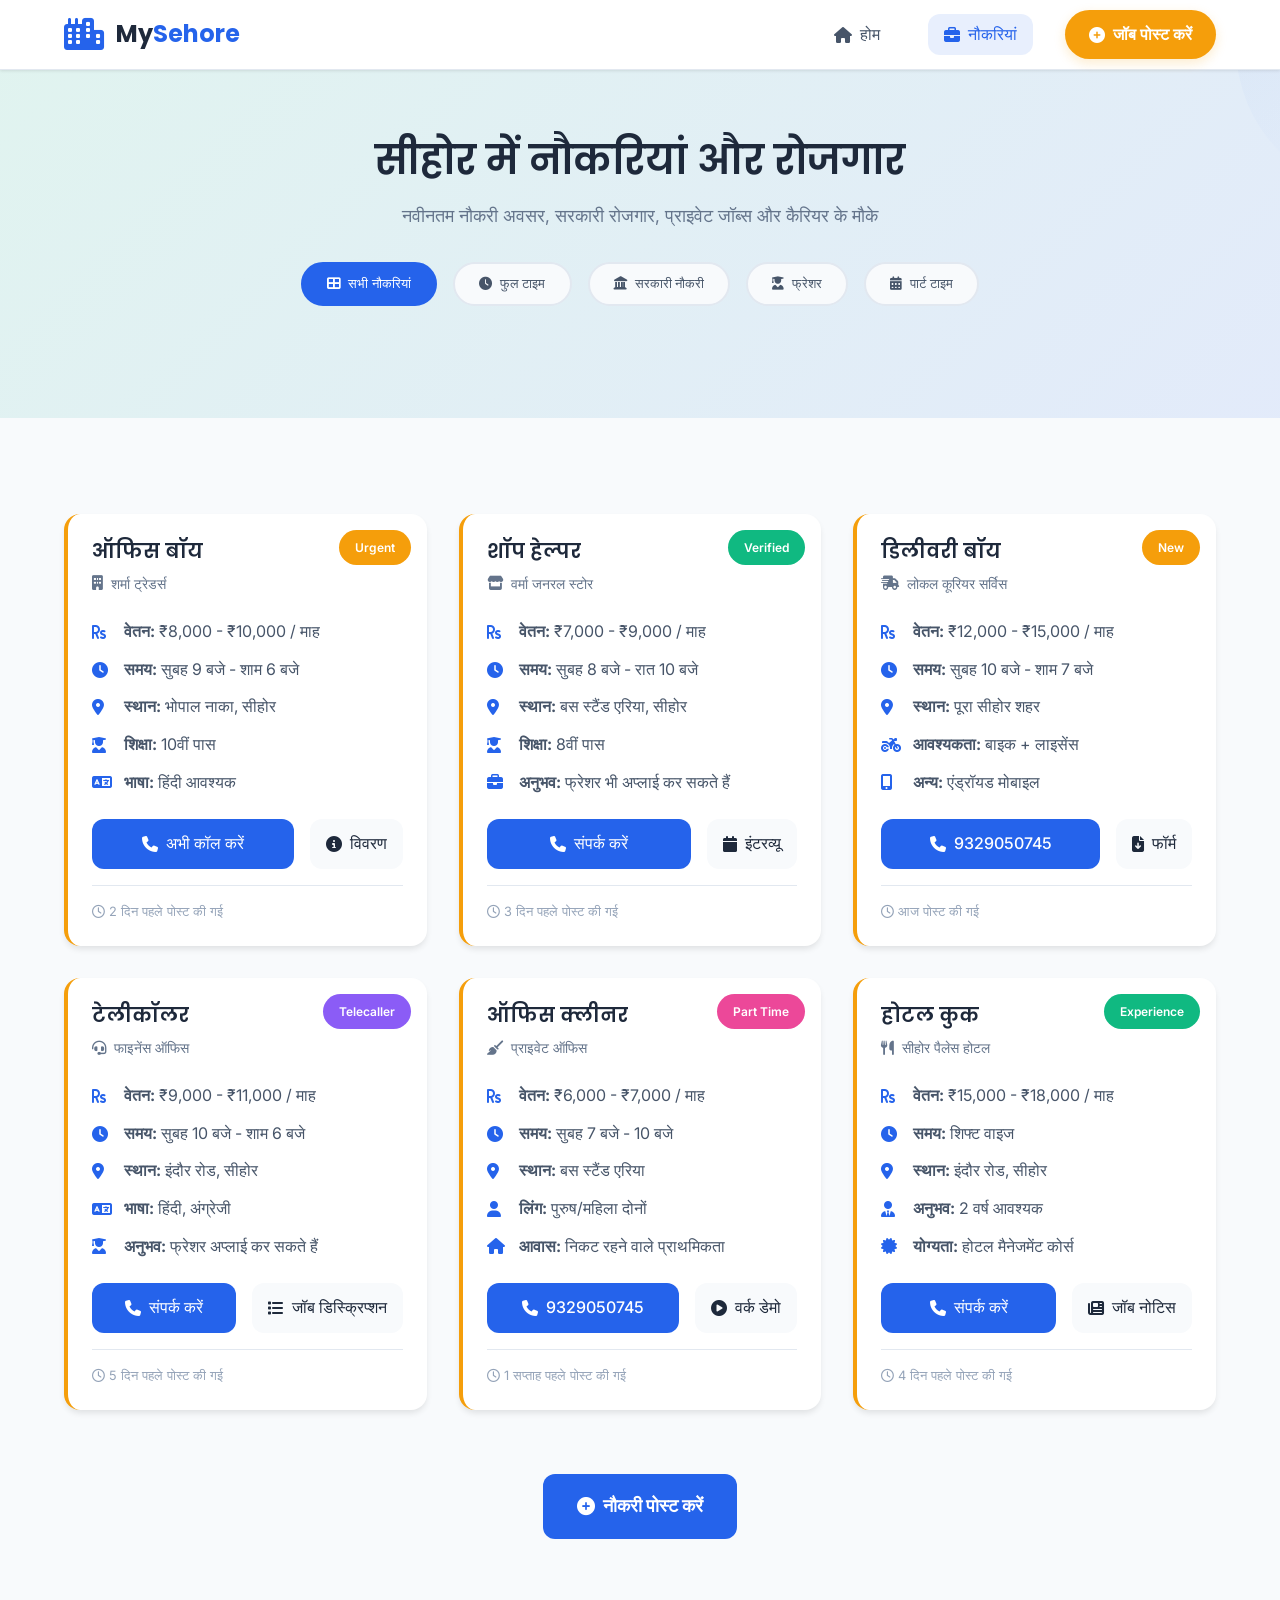
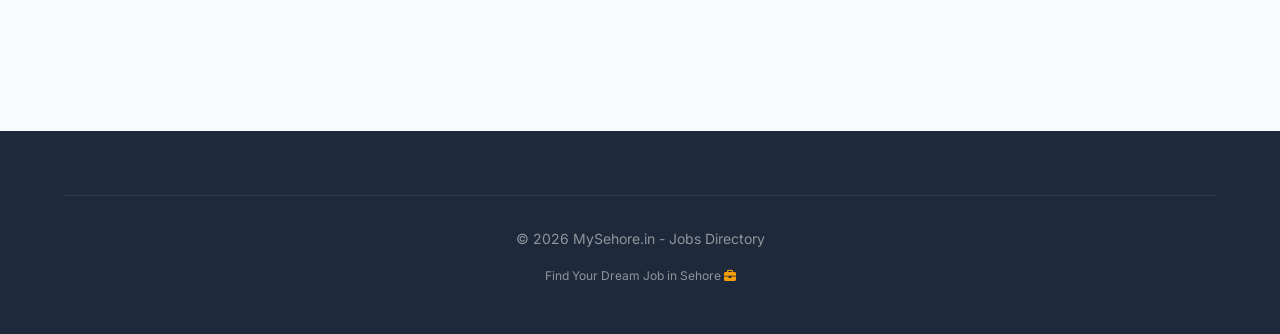
<file: jobs.html>
<!DOCTYPE html>
<html lang="hi">
<head>
    <meta charset="UTF-8">
    <meta name="viewport" content="width=device-width, initial-scale=1.0">
    <title>नौकरियां - सीहोर | MySehore.in</title>
    <meta name="description" content="सीहोर में नवीनतम नौकरियां, रोजगार अवसर, सरकारी नौकरियां और प्राइवेट जॉब्स">
    
    <link href="https://fonts.googleapis.com/css2?family=Poppins:wght@400;500;600;700&family=Inter:wght@300;400;500;600&display=swap" rel="stylesheet">
    <link rel="stylesheet" href="https://cdnjs.cloudflare.com/ajax/libs/font-awesome/6.4.0/css/all.min.css">
    <link rel="stylesheet" href="style.css">
    
    <style>
        .jobs-hero {
            background: linear-gradient(135deg, rgba(16, 185, 129, 0.1) 0%, rgba(37, 99, 235, 0.1) 100%);
            padding: 4rem 0;
            text-align: center;
            position: relative;
            overflow: hidden;
        }
        
        .jobs-hero::before {
            content: '';
            position: absolute;
            top: -50%;
            right: -20%;
            width: 300px;
            height: 300px;
            background: linear-gradient(135deg, var(--primary) 0%, transparent 70%);
            opacity: 0.05;
            border-radius: 50%;
        }
        
        .jobs-hero h1 {
            font-size: 2.5rem;
            margin-bottom: 1rem;
            animation: fadeIn 0.8s ease;
        }
        
        .jobs-hero p {
            font-size: 1.1rem;
            color: var(--text-light);
            max-width: 600px;
            margin: 0 auto 2rem;
            animation: fadeIn 0.8s ease 0.2s both;
        }
        
        .jobs-filter {
            display: flex;
            justify-content: center;
            gap: 1rem;
            margin: 2rem 0 3rem;
            flex-wrap: wrap;
        }
        
        .filter-btn {
            padding: 0.75rem 1.5rem;
            background: var(--light-bg);
            border: 2px solid var(--light-border);
            border-radius: var(--radius-full);
            color: var(--text-medium);
            font-weight: 500;
            cursor: pointer;
            transition: all var(--transition-fast);
            display: flex;
            align-items: center;
            gap: 0.5rem;
        }
        
        .filter-btn:hover {
            background: var(--primary);
            color: var(--white);
            border-color: var(--primary);
        }
        
        .filter-btn.active {
            background: var(--primary);
            color: var(--white);
            border-color: var(--primary);
        }
        
        .jobs-grid {
            display: grid;
            grid-template-columns: repeat(auto-fill, minmax(350px, 1fr));
            gap: 2rem;
            margin-top: 2rem;
        }
        
        .job-card {
            background: var(--white);
            border-radius: var(--radius-lg);
            overflow: hidden;
            box-shadow: var(--shadow-md);
            transition: all var(--transition-normal);
            animation: fadeIn 0.6s ease backwards;
            position: relative;
            border-left: 4px solid var(--secondary);
        }
        
        .job-card:hover {
            transform: translateY(-10px);
            box-shadow: var(--shadow-xl);
        }
        
        .job-badge {
            position: absolute;
            top: 1rem;
            right: 1rem;
            background: var(--secondary);
            color: var(--white);
            padding: 0.5rem 1rem;
            border-radius: var(--radius-full);
            font-size: 0.75rem;
            font-weight: 600;
            z-index: 2;
        }
        
        .job-content {
            padding: 1.5rem;
        }
        
        .job-title {
            font-size: 1.25rem;
            margin-bottom: 0.5rem;
            color: var(--text-dark);
        }
        
        .job-company {
            display: flex;
            align-items: center;
            gap: 0.5rem;
            color: var(--text-light);
            font-size: 0.9rem;
            margin-bottom: 1rem;
        }
        
        .job-details {
            margin: 1.5rem 0;
        }
        
        .detail-item {
            display: flex;
            align-items: center;
            gap: 0.75rem;
            margin-bottom: 0.75rem;
            color: var(--text-medium);
        }
        
        .detail-item i {
            color: var(--primary);
            width: 20px;
        }
        
        .job-actions {
            display: flex;
            gap: 1rem;
            margin-top: 1.5rem;
        }
        
        .apply-btn {
            flex: 1;
            text-align: center;
            padding: 0.75rem;
            background: var(--primary);
            color: var(--white);
            border-radius: var(--radius-md);
            font-weight: 500;
            transition: all var(--transition-fast);
            text-decoration: none;
            display: flex;
            align-items: center;
            justify-content: center;
            gap: 0.5rem;
        }
        
        .apply-btn:hover {
            background: var(--primary-dark);
            transform: translateY(-2px);
        }
        
        .details-btn {
            display: flex;
            align-items: center;
            justify-content: center;
            gap: 0.5rem;
            padding: 0.75rem 1rem;
            background: var(--light-bg);
            color: var(--text-dark);
            border-radius: var(--radius-md);
            transition: all var(--transition-fast);
            text-decoration: none;
        }
        
        .details-btn:hover {
            background: var(--secondary);
            color: var(--white);
        }
        
        .job-posted {
            font-size: 0.8rem;
            color: var(--text-muted);
            margin-top: 1rem;
            padding-top: 1rem;
            border-top: 1px solid var(--light-border);
        }
        
        .job-card:nth-child(1) { animation-delay: 0.1s; }
        .job-card:nth-child(2) { animation-delay: 0.2s; }
        .job-card:nth-child(3) { animation-delay: 0.3s; }
        .job-card:nth-child(4) { animation-delay: 0.4s; }
        .job-card:nth-child(5) { animation-delay: 0.5s; }
        .job-card:nth-child(6) { animation-delay: 0.6s; }
    </style>
</head>
<body>

<header class="site-header">
    <div class="container header-container">
        <a href="index.html" class="logo">
            <div class="logo-icon">
                <i class="fas fa-city"></i>
            </div>
            <div class="logo-text">
                My<span>Sehore</span>
            </div>
        </a>
        
        <button class="menu-toggle" aria-label="Toggle menu">
            <i class="fas fa-bars"></i>
        </button>
        
        <nav class="main-nav">
            <a href="index.html" class="nav-link">
                <i class="fas fa-home"></i> होम
            </a>
            <a href="jobs.html" class="nav-link active">
                <i class="fas fa-briefcase"></i> नौकरियां
            </a>
            <a href="add-business.html" class="cta-button">
                <i class="fas fa-plus-circle"></i> जॉब पोस्ट करें
            </a>
        </nav>
    </div>
</header>

<section class="jobs-hero">
    <div class="container">
        <h1>सीहोर में नौकरियां और रोजगार</h1>
        <p>नवीनतम नौकरी अवसर, सरकारी रोजगार, प्राइवेट जॉब्स और कैरियर के मौके</p>
        
        <div class="jobs-filter">
            <button class="filter-btn active" data-filter="all">
                <i class="fas fa-th-large"></i> सभी नौकरियां
            </button>
            <button class="filter-btn" data-filter="fulltime">
                <i class="fas fa-clock"></i> फुल टाइम
            </button>
            <button class="filter-btn" data-filter="government">
                <i class="fas fa-landmark"></i> सरकारी नौकरी
            </button>
            <button class="filter-btn" data-filter="fresher">
                <i class="fas fa-user-graduate"></i> फ्रेशर
            </button>
            <button class="filter-btn" data-filter="parttime">
                <i class="fas fa-calendar-alt"></i> पार्ट टाइम
            </button>
        </div>
    </div>
</section>

<section class="section">
    <div class="container">
        <div class="jobs-grid">
            <!-- Job 1 -->
            <div class="job-card" data-category="fulltime">
                <span class="job-badge">Urgent</span>
                <div class="job-content">
                    <h3 class="job-title">ऑफिस बॉय</h3>
                    <div class="job-company">
                        <i class="fas fa-building"></i>
                        <span>शर्मा ट्रेडर्स</span>
                    </div>
                    
                    <div class="job-details">
                        <div class="detail-item">
                            <i class="fas fa-rupee-sign"></i>
                            <span><strong>वेतन:</strong> ₹8,000 - ₹10,000 / माह</span>
                        </div>
                        <div class="detail-item">
                            <i class="fas fa-clock"></i>
                            <span><strong>समय:</strong> सुबह 9 बजे - शाम 6 बजे</span>
                        </div>
                        <div class="detail-item">
                            <i class="fas fa-map-marker-alt"></i>
                            <span><strong>स्थान:</strong> भोपाल नाका, सीहोर</span>
                        </div>
                        <div class="detail-item">
                            <i class="fas fa-user-graduate"></i>
                            <span><strong>शिक्षा:</strong> 10वीं पास</span>
                        </div>
                        <div class="detail-item">
                            <i class="fas fa-language"></i>
                            <span><strong>भाषा:</strong> हिंदी आवश्यक</span>
                        </div>
                    </div>
                    
                    <div class="job-actions">
                        <a href="tel:+919329050745" class="apply-btn">
                            <i class="fas fa-phone"></i> अभी कॉल करें
                        </a>
                        <a href="job-details.html" class="details-btn">
                            <i class="fas fa-info-circle"></i> विवरण
                        </a>
                    </div>
                    
                    <div class="job-posted">
                        <i class="far fa-clock"></i> 2 दिन पहले पोस्ट की गई
                    </div>
                </div>
            </div>
            
            <!-- Job 2 -->
            <div class="job-card" data-category="fulltime">
                <span class="job-badge" style="background: var(--success)">Verified</span>
                <div class="job-content">
                    <h3 class="job-title">शॉप हेल्पर</h3>
                    <div class="job-company">
                        <i class="fas fa-store"></i>
                        <span>वर्मा जनरल स्टोर</span>
                    </div>
                    
                    <div class="job-details">
                        <div class="detail-item">
                            <i class="fas fa-rupee-sign"></i>
                            <span><strong>वेतन:</strong> ₹7,000 - ₹9,000 / माह</span>
                        </div>
                        <div class="detail-item">
                            <i class="fas fa-clock"></i>
                            <span><strong>समय:</strong> सुबह 8 बजे - रात 10 बजे</span>
                        </div>
                        <div class="detail-item">
                            <i class="fas fa-map-marker-alt"></i>
                            <span><strong>स्थान:</strong> बस स्टैंड एरिया, सीहोर</span>
                        </div>
                        <div class="detail-item">
                            <i class="fas fa-user-graduate"></i>
                            <span><strong>शिक्षा:</strong> 8वीं पास</span>
                        </div>
                        <div class="detail-item">
                            <i class="fas fa-briefcase"></i>
                            <span><strong>अनुभव:</strong> फ्रेशर भी अप्लाई कर सकते हैं</span>
                        </div>
                    </div>
                    
                    <div class="job-actions">
                        <a href="tel:+919329050745" class="apply-btn">
                            <i class="fas fa-phone"></i> संपर्क करें
                        </a>
                        <a href="#" class="details-btn">
                            <i class="fas fa-calendar"></i> इंटरव्यू
                        </a>
                    </div>
                    
                    <div class="job-posted">
                        <i class="far fa-clock"></i> 3 दिन पहले पोस्ट की गई
                    </div>
                </div>
            </div>
            
            <!-- Job 3 -->
            <div class="job-card" data-category="fulltime">
                <span class="job-badge" style="background: var(--warning)">New</span>
                <div class="job-content">
                    <h3 class="job-title">डिलीवरी बॉय</h3>
                    <div class="job-company">
                        <i class="fas fa-shipping-fast"></i>
                        <span>लोकल कूरियर सर्विस</span>
                    </div>
                    
                    <div class="job-details">
                        <div class="detail-item">
                            <i class="fas fa-rupee-sign"></i>
                            <span><strong>वेतन:</strong> ₹12,000 - ₹15,000 / माह</span>
                        </div>
                        <div class="detail-item">
                            <i class="fas fa-clock"></i>
                            <span><strong>समय:</strong> सुबह 10 बजे - शाम 7 बजे</span>
                        </div>
                        <div class="detail-item">
                            <i class="fas fa-map-marker-alt"></i>
                            <span><strong>स्थान:</strong> पूरा सीहोर शहर</span>
                        </div>
                        <div class="detail-item">
                            <i class="fas fa-motorcycle"></i>
                            <span><strong>आवश्यकता:</strong> बाइक + लाइसेंस</span>
                        </div>
                        <div class="detail-item">
                            <i class="fas fa-mobile-alt"></i>
                            <span><strong>अन्य:</strong> एंड्रॉयड मोबाइल</span>
                        </div>
                    </div>
                    
                    <div class="job-actions">
                        <a href="tel:+919329050745" class="apply-btn">
                            <i class="fas fa-phone"></i> 9329050745
                        </a>
                        <a href="#" class="details-btn">
                            <i class="fas fa-file-download"></i> फॉर्म
                        </a>
                    </div>
                    
                    <div class="job-posted">
                        <i class="far fa-clock"></i> आज पोस्ट की गई
                    </div>
                </div>
            </div>
            
            <!-- Job 4 -->
            <div class="job-card" data-category="fulltime">
                <span class="job-badge" style="background: #8b5cf6">Telecaller</span>
                <div class="job-content">
                    <h3 class="job-title">टेलीकॉलर</h3>
                    <div class="job-company">
                        <i class="fas fa-headset"></i>
                        <span>फाइनेंस ऑफिस</span>
                    </div>
                    
                    <div class="job-details">
                        <div class="detail-item">
                            <i class="fas fa-rupee-sign"></i>
                            <span><strong>वेतन:</strong> ₹9,000 - ₹11,000 / माह</span>
                        </div>
                        <div class="detail-item">
                            <i class="fas fa-clock"></i>
                            <span><strong>समय:</strong> सुबह 10 बजे - शाम 6 बजे</span>
                        </div>
                        <div class="detail-item">
                            <i class="fas fa-map-marker-alt"></i>
                            <span><strong>स्थान:</strong> इंदौर रोड, सीहोर</span>
                        </div>
                        <div class="detail-item">
                            <i class="fas fa-language"></i>
                            <span><strong>भाषा:</strong> हिंदी, अंग्रेजी</span>
                        </div>
                        <div class="detail-item">
                            <i class="fas fa-user-graduate"></i>
                            <span><strong>अनुभव:</strong> फ्रेशर अप्लाई कर सकते हैं</span>
                        </div>
                    </div>
                    
                    <div class="job-actions">
                        <a href="tel:+919329050745" class="apply-btn">
                            <i class="fas fa-phone"></i> संपर्क करें
                        </a>
                        <a href="#" class="details-btn">
                            <i class="fas fa-list"></i> जॉब डिस्क्रिप्शन
                        </a>
                    </div>
                    
                    <div class="job-posted">
                        <i class="far fa-clock"></i> 5 दिन पहले पोस्ट की गई
                    </div>
                </div>
            </div>
            
            <!-- Job 5 -->
            <div class="job-card" data-category="parttime">
                <span class="job-badge" style="background: #ec4899">Part Time</span>
                <div class="job-content">
                    <h3 class="job-title">ऑफिस क्लीनर</h3>
                    <div class="job-company">
                        <i class="fas fa-broom"></i>
                        <span>प्राइवेट ऑफिस</span>
                    </div>
                    
                    <div class="job-details">
                        <div class="detail-item">
                            <i class="fas fa-rupee-sign"></i>
                            <span><strong>वेतन:</strong> ₹6,000 - ₹7,000 / माह</span>
                        </div>
                        <div class="detail-item">
                            <i class="fas fa-clock"></i>
                            <span><strong>समय:</strong> सुबह 7 बजे - 10 बजे</span>
                        </div>
                        <div class="detail-item">
                            <i class="fas fa-map-marker-alt"></i>
                            <span><strong>स्थान:</strong> बस स्टैंड एरिया</span>
                        </div>
                        <div class="detail-item">
                            <i class="fas fa-user"></i>
                            <span><strong>लिंग:</strong> पुरुष/महिला दोनों</span>
                        </div>
                        <div class="detail-item">
                            <i class="fas fa-home"></i>
                            <span><strong>आवास:</strong> निकट रहने वाले प्राथमिकता</span>
                        </div>
                    </div>
                    
                    <div class="job-actions">
                        <a href="tel:+919329050745" class="apply-btn">
                            <i class="fas fa-phone"></i> 9329050745
                        </a>
                        <a href="#" class="details-btn">
                            <i class="fas fa-play-circle"></i> वर्क डेमो
                        </a>
                    </div>
                    
                    <div class="job-posted">
                        <i class="far fa-clock"></i> 1 सप्ताह पहले पोस्ट की गई
                    </div>
                </div>
            </div>
            
            <!-- Job 6 -->
            <div class="job-card" data-category="fulltime">
                <span class="job-badge" style="background: #10b981">Experience</span>
                <div class="job-content">
                    <h3 class="job-title">होटल कुक</h3>
                    <div class="job-company">
                        <i class="fas fa-utensils"></i>
                        <span>सीहोर पैलेस होटल</span>
                    </div>
                    
                    <div class="job-details">
                        <div class="detail-item">
                            <i class="fas fa-rupee-sign"></i>
                            <span><strong>वेतन:</strong> ₹15,000 - ₹18,000 / माह</span>
                        </div>
                        <div class="detail-item">
                            <i class="fas fa-clock"></i>
                            <span><strong>समय:</strong> शिफ्ट वाइज</span>
                        </div>
                        <div class="detail-item">
                            <i class="fas fa-map-marker-alt"></i>
                            <span><strong>स्थान:</strong> इंदौर रोड, सीहोर</span>
                        </div>
                        <div class="detail-item">
                            <i class="fas fa-user-tie"></i>
                            <span><strong>अनुभव:</strong> 2 वर्ष आवश्यक</span>
                        </div>
                        <div class="detail-item">
                            <i class="fas fa-certificate"></i>
                            <span><strong>योग्यता:</strong> होटल मैनेजमेंट कोर्स</span>
                        </div>
                    </div>
                    
                    <div class="job-actions">
                        <a href="tel:+919329050745" class="apply-btn">
                            <i class="fas fa-phone"></i> संपर्क करें
                        </a>
                        <a href="#" class="details-btn">
                            <i class="fas fa-newspaper"></i> जॉब नोटिस
                        </a>
                    </div>
                    
                    <div class="job-posted">
                        <i class="far fa-clock"></i> 4 दिन पहले पोस्ट की गई
                    </div>
                </div>
            </div>
        </div>
        
        <!-- Add Job CTA -->
        <div class="text-center mt-4 mb-4">
            <a href="add-business.html" class="btn btn-primary btn-lg">
                <i class="fas fa-plus-circle"></i> नौकरी पोस्ट करें
            </a>
        </div>
    </div>
</section>

<footer class="site-footer">
    <div class="container">
        <div class="footer-bottom">
            <p>&copy; 2026 MySehore.in - Jobs Directory</p>
            <p style="margin-top: 0.5rem; font-size: 0.75rem; color: rgba(255, 255, 255, 0.5);">
                Find Your Dream Job in Sehore <i class="fas fa-briefcase" style="color: var(--secondary);"></i>
            </p>
        </div>
    </div>
</footer>

<script>
    document.addEventListener('DOMContentLoaded', function() {
        // Filter functionality
        const filterBtns = document.querySelectorAll('.filter-btn');
        const jobCards = document.querySelectorAll('.job-card');
        
        filterBtns.forEach(btn => {
            btn.addEventListener('click', function() {
                filterBtns.forEach(b => b.classList.remove('active'));
                this.classList.add('active');
                
                const filter = this.getAttribute('data-filter');
                
                jobCards.forEach(card => {
                    if(filter === 'all') {
                        card.style.display = 'block';
                        setTimeout(() => {
                            card.style.opacity = '1';
                            card.style.transform = 'translateY(0)';
                        }, 10);
                    } else {
                        const cardCategory = card.getAttribute('data-category');
                        
                        if(cardCategory === filter) {
                            card.style.display = 'block';
                            setTimeout(() => {
                                card.style.opacity = '1';
                                card.style.transform = 'translateY(0)';
                            }, 10);
                        } else {
                            card.style.opacity = '0';
                            card.style.transform = 'translateY(20px)';
                            setTimeout(() => {
                                card.style.display = 'none';
                            }, 300);
                        }
                    }
                });
            });
        });
        
        // Menu toggle
        const menuToggle = document.querySelector('.menu-toggle');
        const mainNav = document.querySelector('.main-nav');
        
        if(menuToggle) {
            menuToggle.addEventListener('click', function() {
                mainNav.classList.toggle('active');
            });
        }
    });
</script>

</body>
</html>
</file>
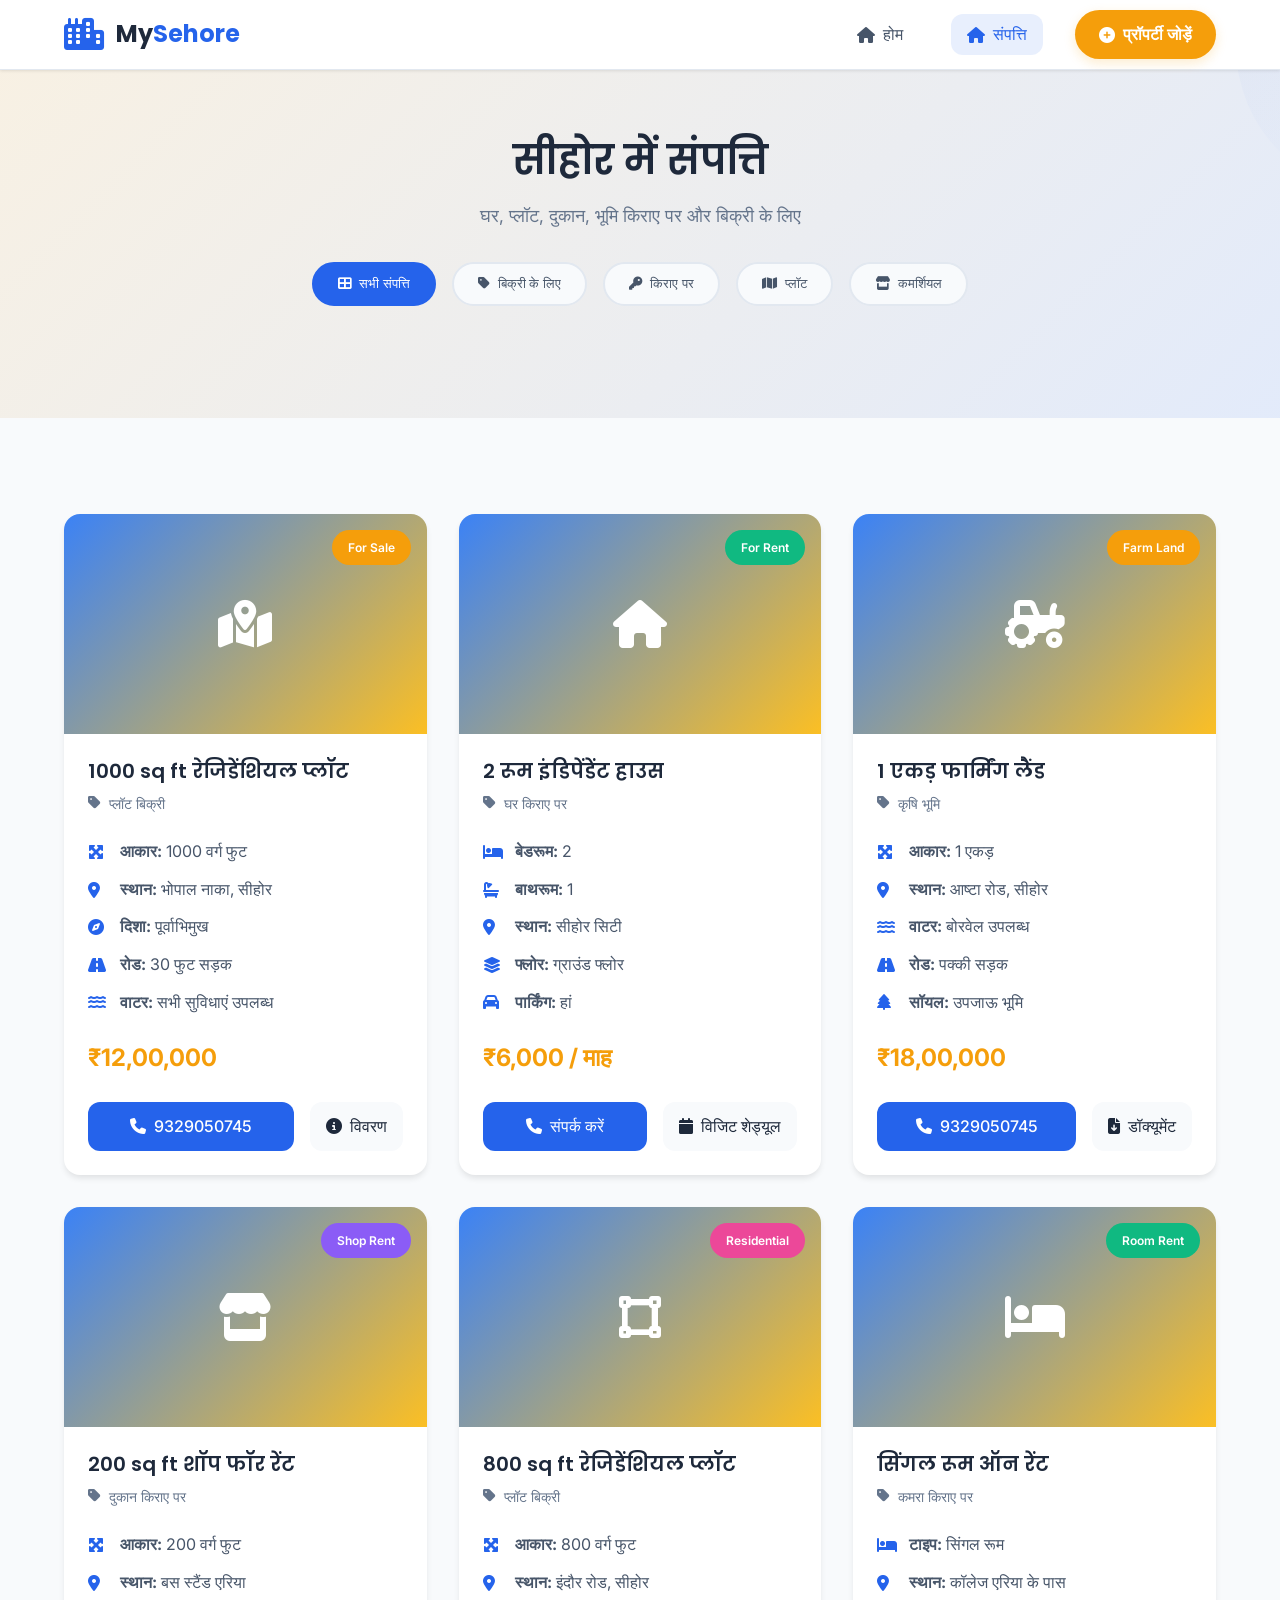
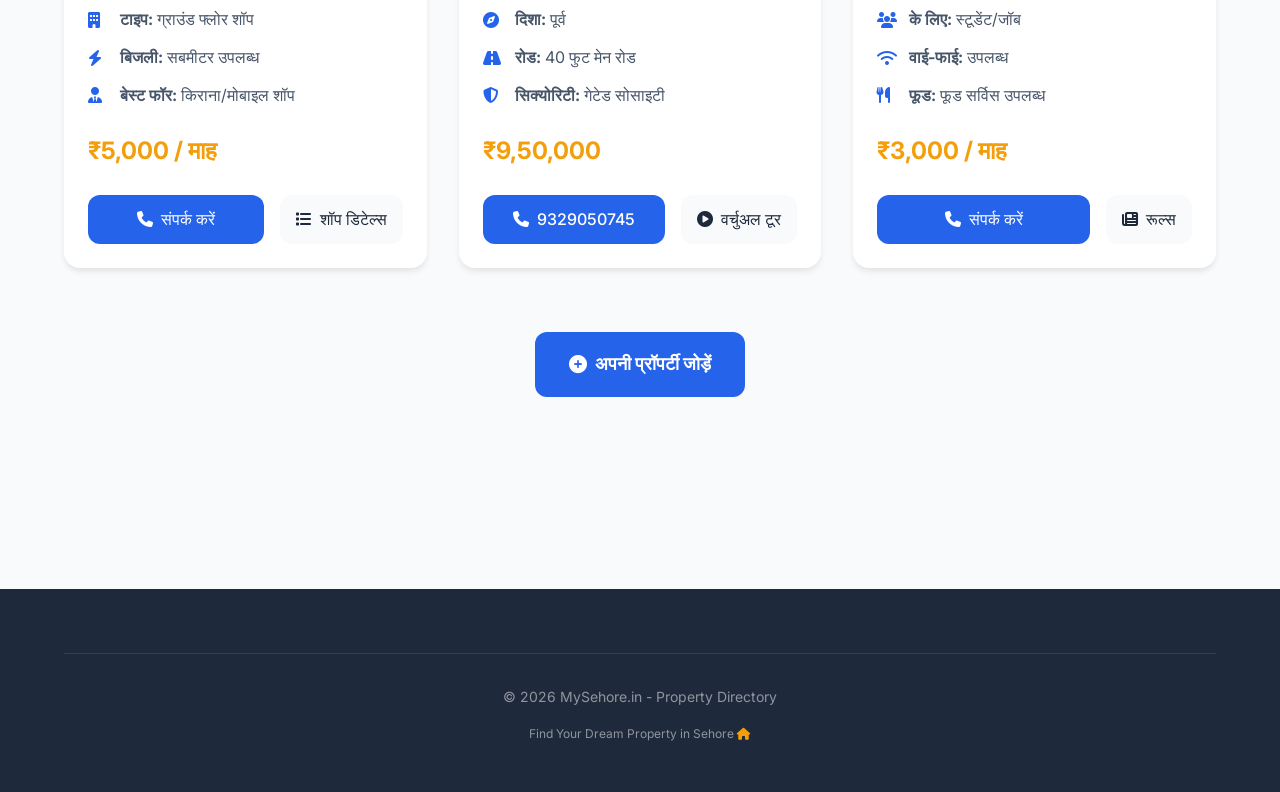
<file: property.html>
<!DOCTYPE html>
<html lang="hi">
<head>
    <meta charset="UTF-8">
    <meta name="viewport" content="width=device-width, initial-scale=1.0">
    <title>संपत्ति - सीहोर | MySehore.in</title>
    <meta name="description" content="सीहोर में घर, प्लॉट, दुकान, भूमि किराए पर और बिक्री के लिए">
    
    <link href="https://fonts.googleapis.com/css2?family=Poppins:wght@400;500;600;700&family=Inter:wght@300;400;500;600&display=swap" rel="stylesheet">
    <link rel="stylesheet" href="https://cdnjs.cloudflare.com/ajax/libs/font-awesome/6.4.0/css/all.min.css">
    <link rel="stylesheet" href="style.css">
    
    <style>
        .property-hero {
            background: linear-gradient(135deg, rgba(245, 158, 11, 0.1) 0%, rgba(37, 99, 235, 0.1) 100%);
            padding: 4rem 0;
            text-align: center;
            position: relative;
            overflow: hidden;
        }
        
        .property-hero::before {
            content: '';
            position: absolute;
            top: -50%;
            right: -20%;
            width: 300px;
            height: 300px;
            background: linear-gradient(135deg, var(--primary) 0%, transparent 70%);
            opacity: 0.05;
            border-radius: 50%;
        }
        
        .property-hero h1 {
            font-size: 2.5rem;
            margin-bottom: 1rem;
            animation: fadeIn 0.8s ease;
        }
        
        .property-hero p {
            font-size: 1.1rem;
            color: var(--text-light);
            max-width: 600px;
            margin: 0 auto 2rem;
            animation: fadeIn 0.8s ease 0.2s both;
        }
        
        .property-filter {
            display: flex;
            justify-content: center;
            gap: 1rem;
            margin: 2rem 0 3rem;
            flex-wrap: wrap;
        }
        
        .filter-btn {
            padding: 0.75rem 1.5rem;
            background: var(--light-bg);
            border: 2px solid var(--light-border);
            border-radius: var(--radius-full);
            color: var(--text-medium);
            font-weight: 500;
            cursor: pointer;
            transition: all var(--transition-fast);
            display: flex;
            align-items: center;
            gap: 0.5rem;
        }
        
        .filter-btn:hover {
            background: var(--primary);
            color: var(--white);
            border-color: var(--primary);
        }
        
        .filter-btn.active {
            background: var(--primary);
            color: var(--white);
            border-color: var(--primary);
        }
        
        .property-grid {
            display: grid;
            grid-template-columns: repeat(auto-fill, minmax(350px, 1fr));
            gap: 2rem;
            margin-top: 2rem;
        }
        
        .property-card {
            background: var(--white);
            border-radius: var(--radius-lg);
            overflow: hidden;
            box-shadow: var(--shadow-md);
            transition: all var(--transition-normal);
            animation: fadeIn 0.6s ease backwards;
            position: relative;
        }
        
        .property-card:hover {
            transform: translateY(-10px);
            box-shadow: var(--shadow-xl);
        }
        
        .property-badge {
            position: absolute;
            top: 1rem;
            right: 1rem;
            background: var(--secondary);
            color: var(--white);
            padding: 0.5rem 1rem;
            border-radius: var(--radius-full);
            font-size: 0.75rem;
            font-weight: 600;
            z-index: 2;
        }
        
        .property-image {
            width: 100%;
            height: 220px;
            object-fit: cover;
            background: linear-gradient(135deg, var(--primary-light), var(--secondary-light));
            display: flex;
            align-items: center;
            justify-content: center;
            color: white;
            font-size: 3rem;
        }
        
        .property-content {
            padding: 1.5rem;
        }
        
        .property-title {
            font-size: 1.25rem;
            margin-bottom: 0.5rem;
            color: var(--text-dark);
        }
        
        .property-type {
            display: flex;
            align-items: center;
            gap: 0.5rem;
            color: var(--text-light);
            font-size: 0.9rem;
            margin-bottom: 1rem;
        }
        
        .property-details {
            margin: 1.5rem 0;
        }
        
        .detail-item {
            display: flex;
            align-items: center;
            gap: 0.75rem;
            margin-bottom: 0.75rem;
            color: var(--text-medium);
        }
        
        .detail-item i {
            color: var(--primary);
            width: 20px;
        }
        
        .property-price {
            font-size: 1.5rem;
            font-weight: 700;
            color: var(--secondary);
            margin: 1rem 0;
        }
        
        .property-actions {
            display: flex;
            gap: 1rem;
            margin-top: 1.5rem;
        }
        
        .contact-btn {
            flex: 1;
            text-align: center;
            padding: 0.75rem;
            background: var(--primary);
            color: var(--white);
            border-radius: var(--radius-md);
            font-weight: 500;
            transition: all var(--transition-fast);
            text-decoration: none;
            display: flex;
            align-items: center;
            justify-content: center;
            gap: 0.5rem;
        }
        
        .contact-btn:hover {
            background: var(--primary-dark);
            transform: translateY(-2px);
        }
        
        .details-btn {
            display: flex;
            align-items: center;
            justify-content: center;
            gap: 0.5rem;
            padding: 0.75rem 1rem;
            background: var(--light-bg);
            color: var(--text-dark);
            border-radius: var(--radius-md);
            transition: all var(--transition-fast);
            text-decoration: none;
        }
        
        .details-btn:hover {
            background: var(--secondary);
            color: var(--white);
        }
        
        .property-card:nth-child(1) { animation-delay: 0.1s; }
        .property-card:nth-child(2) { animation-delay: 0.2s; }
        .property-card:nth-child(3) { animation-delay: 0.3s; }
        .property-card:nth-child(4) { animation-delay: 0.4s; }
        .property-card:nth-child(5) { animation-delay: 0.5s; }
        .property-card:nth-child(6) { animation-delay: 0.6s; }
    </style>
</head>
<body>

<header class="site-header">
    <div class="container header-container">
        <a href="index.html" class="logo">
            <div class="logo-icon">
                <i class="fas fa-city"></i>
            </div>
            <div class="logo-text">
                My<span>Sehore</span>
            </div>
        </a>
        
        <button class="menu-toggle" aria-label="Toggle menu">
            <i class="fas fa-bars"></i>
        </button>
        
        <nav class="main-nav">
            <a href="index.html" class="nav-link">
                <i class="fas fa-home"></i> होम
            </a>
            <a href="property.html" class="nav-link active">
                <i class="fas fa-home"></i> संपत्ति
            </a>
            <a href="add-business.html" class="cta-button">
                <i class="fas fa-plus-circle"></i> प्रॉपर्टी जोड़ें
            </a>
        </nav>
    </div>
</header>

<section class="property-hero">
    <div class="container">
        <h1>सीहोर में संपत्ति</h1>
        <p>घर, प्लॉट, दुकान, भूमि किराए पर और बिक्री के लिए</p>
        
        <div class="property-filter">
            <button class="filter-btn active" data-filter="all">
                <i class="fas fa-th-large"></i> सभी संपत्ति
            </button>
            <button class="filter-btn" data-filter="sale">
                <i class="fas fa-tag"></i> बिक्री के लिए
            </button>
            <button class="filter-btn" data-filter="rent">
                <i class="fas fa-key"></i> किराए पर
            </button>
            <button class="filter-btn" data-filter="plot">
                <i class="fas fa-map"></i> प्लॉट
            </button>
            <button class="filter-btn" data-filter="commercial">
                <i class="fas fa-store"></i> कमर्शियल
            </button>
        </div>
    </div>
</section>

<section class="section">
    <div class="container">
        <div class="property-grid">
            <!-- Property 1 -->
            <div class="property-card" data-category="sale">
                <span class="property-badge">For Sale</span>
                <div class="property-image">
                    <i class="fas fa-map-marked-alt"></i>
                </div>
                <div class="property-content">
                    <h3 class="property-title">1000 sq ft रेजिडेंशियल प्लॉट</h3>
                    <div class="property-type">
                        <i class="fas fa-tag"></i>
                        <span>प्लॉट बिक्री</span>
                    </div>
                    
                    <div class="property-details">
                        <div class="detail-item">
                            <i class="fas fa-expand-arrows-alt"></i>
                            <span><strong>आकार:</strong> 1000 वर्ग फुट</span>
                        </div>
                        <div class="detail-item">
                            <i class="fas fa-map-marker-alt"></i>
                            <span><strong>स्थान:</strong> भोपाल नाका, सीहोर</span>
                        </div>
                        <div class="detail-item">
                            <i class="fas fa-compass"></i>
                            <span><strong>दिशा:</strong> पूर्वाभिमुख</span>
                        </div>
                        <div class="detail-item">
                            <i class="fas fa-road"></i>
                            <span><strong>रोड:</strong> 30 फुट सड़क</span>
                        </div>
                        <div class="detail-item">
                            <i class="fas fa-water"></i>
                            <span><strong>वाटर:</strong> सभी सुविधाएं उपलब्ध</span>
                        </div>
                    </div>
                    
                    <div class="property-price">₹12,00,000</div>
                    
                    <div class="property-actions">
                        <a href="tel:+919329050745" class="contact-btn">
                            <i class="fas fa-phone"></i> 9329050745
                        </a>
                        <a href="property-details.html" class="details-btn">
                            <i class="fas fa-info-circle"></i> विवरण
                        </a>
                    </div>
                </div>
            </div>
            
            <!-- Property 2 -->
            <div class="property-card" data-category="rent">
                <span class="property-badge" style="background: var(--success)">For Rent</span>
                <div class="property-image">
                    <i class="fas fa-home"></i>
                </div>
                <div class="property-content">
                    <h3 class="property-title">2 रूम इंडिपेंडेंट हाउस</h3>
                    <div class="property-type">
                        <i class="fas fa-tag"></i>
                        <span>घर किराए पर</span>
                    </div>
                    
                    <div class="property-details">
                        <div class="detail-item">
                            <i class="fas fa-bed"></i>
                            <span><strong>बेडरूम:</strong> 2</span>
                        </div>
                        <div class="detail-item">
                            <i class="fas fa-bath"></i>
                            <span><strong>बाथरूम:</strong> 1</span>
                        </div>
                        <div class="detail-item">
                            <i class="fas fa-map-marker-alt"></i>
                            <span><strong>स्थान:</strong> सीहोर सिटी</span>
                        </div>
                        <div class="detail-item">
                            <i class="fas fa-layer-group"></i>
                            <span><strong>फ्लोर:</strong> ग्राउंड फ्लोर</span>
                        </div>
                        <div class="detail-item">
                            <i class="fas fa-car"></i>
                            <span><strong>पार्किंग:</strong> हां</span>
                        </div>
                    </div>
                    
                    <div class="property-price">₹6,000 / माह</div>
                    
                    <div class="property-actions">
                        <a href="tel:+919329050745" class="contact-btn">
                            <i class="fas fa-phone"></i> संपर्क करें
                        </a>
                        <a href="#" class="details-btn">
                            <i class="fas fa-calendar"></i> विजिट शेड्यूल
                        </a>
                    </div>
                </div>
            </div>
            
            <!-- Property 3 -->
            <div class="property-card" data-category="sale">
                <span class="property-badge" style="background: var(--warning)">Farm Land</span>
                <div class="property-image">
                    <i class="fas fa-tractor"></i>
                </div>
                <div class="property-content">
                    <h3 class="property-title">1 एकड़ फार्मिंग लैंड</h3>
                    <div class="property-type">
                        <i class="fas fa-tag"></i>
                        <span>कृषि भूमि</span>
                    </div>
                    
                    <div class="property-details">
                        <div class="detail-item">
                            <i class="fas fa-expand-arrows-alt"></i>
                            <span><strong>आकार:</strong> 1 एकड़</span>
                        </div>
                        <div class="detail-item">
                            <i class="fas fa-map-marker-alt"></i>
                            <span><strong>स्थान:</strong> आष्टा रोड, सीहोर</span>
                        </div>
                        <div class="detail-item">
                            <i class="fas fa-water"></i>
                            <span><strong>वाटर:</strong> बोरवेल उपलब्ध</span>
                        </div>
                        <div class="detail-item">
                            <i class="fas fa-road"></i>
                            <span><strong>रोड:</strong> पक्की सड़क</span>
                        </div>
                        <div class="detail-item">
                            <i class="fas fa-tree"></i>
                            <span><strong>सॉयल:</strong> उपजाऊ भूमि</span>
                        </div>
                    </div>
                    
                    <div class="property-price">₹18,00,000</div>
                    
                    <div class="property-actions">
                        <a href="tel:+919329050745" class="contact-btn">
                            <i class="fas fa-phone"></i> 9329050745
                        </a>
                        <a href="#" class="details-btn">
                            <i class="fas fa-file-download"></i> डॉक्यूमेंट
                        </a>
                    </div>
                </div>
            </div>
            
            <!-- Property 4 -->
            <div class="property-card" data-category="rent">
                <span class="property-badge" style="background: #8b5cf6">Shop Rent</span>
                <div class="property-image">
                    <i class="fas fa-store"></i>
                </div>
                <div class="property-content">
                    <h3 class="property-title">200 sq ft शॉप फॉर रेंट</h3>
                    <div class="property-type">
                        <i class="fas fa-tag"></i>
                        <span>दुकान किराए पर</span>
                    </div>
                    
                    <div class="property-details">
                        <div class="detail-item">
                            <i class="fas fa-expand-arrows-alt"></i>
                            <span><strong>आकार:</strong> 200 वर्ग फुट</span>
                        </div>
                        <div class="detail-item">
                            <i class="fas fa-map-marker-alt"></i>
                            <span><strong>स्थान:</strong> बस स्टैंड एरिया</span>
                        </div>
                        <div class="detail-item">
                            <i class="fas fa-building"></i>
                            <span><strong>टाइप:</strong> ग्राउंड फ्लोर शॉप</span>
                        </div>
                        <div class="detail-item">
                            <i class="fas fa-bolt"></i>
                            <span><strong>बिजली:</strong> सबमीटर उपलब्ध</span>
                        </div>
                        <div class="detail-item">
                            <i class="fas fa-user-tie"></i>
                            <span><strong>बेस्ट फॉर:</strong> किराना/मोबाइल शॉप</span>
                        </div>
                    </div>
                    
                    <div class="property-price">₹5,000 / माह</div>
                    
                    <div class="property-actions">
                        <a href="tel:+919329050745" class="contact-btn">
                            <i class="fas fa-phone"></i> संपर्क करें
                        </a>
                        <a href="#" class="details-btn">
                            <i class="fas fa-list"></i> शॉप डिटेल्स
                        </a>
                    </div>
                </div>
            </div>
            
            <!-- Property 5 -->
            <div class="property-card" data-category="sale">
                <span class="property-badge" style="background: #ec4899">Residential</span>
                <div class="property-image">
                    <i class="fas fa-vector-square"></i>
                </div>
                <div class="property-content">
                    <h3 class="property-title">800 sq ft रेजिडेंशियल प्लॉट</h3>
                    <div class="property-type">
                        <i class="fas fa-tag"></i>
                        <span>प्लॉट बिक्री</span>
                    </div>
                    
                    <div class="property-details">
                        <div class="detail-item">
                            <i class="fas fa-expand-arrows-alt"></i>
                            <span><strong>आकार:</strong> 800 वर्ग फुट</span>
                        </div>
                        <div class="detail-item">
                            <i class="fas fa-map-marker-alt"></i>
                            <span><strong>स्थान:</strong> इंदौर रोड, सीहोर</span>
                        </div>
                        <div class="detail-item">
                            <i class="fas fa-compass"></i>
                            <span><strong>दिशा:</strong> पूर्व</span>
                        </div>
                        <div class="detail-item">
                            <i class="fas fa-road"></i>
                            <span><strong>रोड:</strong> 40 फुट मेन रोड</span>
                        </div>
                        <div class="detail-item">
                            <i class="fas fa-shield-alt"></i>
                            <span><strong>सिक्योरिटी:</strong> गेटेड सोसाइटी</span>
                        </div>
                    </div>
                    
                    <div class="property-price">₹9,50,000</div>
                    
                    <div class="property-actions">
                        <a href="tel:+919329050745" class="contact-btn">
                            <i class="fas fa-phone"></i> 9329050745
                        </a>
                        <a href="#" class="details-btn">
                            <i class="fas fa-play-circle"></i> वर्चुअल टूर
                        </a>
                    </div>
                </div>
            </div>
            
            <!-- Property 6 -->
            <div class="property-card" data-category="rent">
                <span class="property-badge" style="background: #10b981">Room Rent</span>
                <div class="property-image">
                    <i class="fas fa-bed"></i>
                </div>
                <div class="property-content">
                    <h3 class="property-title">सिंगल रूम ऑन रेंट</h3>
                    <div class="property-type">
                        <i class="fas fa-tag"></i>
                        <span>कमरा किराए पर</span>
                    </div>
                    
                    <div class="property-details">
                        <div class="detail-item">
                            <i class="fas fa-bed"></i>
                            <span><strong>टाइप:</strong> सिंगल रूम</span>
                        </div>
                        <div class="detail-item">
                            <i class="fas fa-map-marker-alt"></i>
                            <span><strong>स्थान:</strong> कॉलेज एरिया के पास</span>
                        </div>
                        <div class="detail-item">
                            <i class="fas fa-users"></i>
                            <span><strong>के लिए:</strong> स्टूडेंट/जॉब</span>
                        </div>
                        <div class="detail-item">
                            <i class="fas fa-wifi"></i>
                            <span><strong>वाई-फाई:</strong> उपलब्ध</span>
                        </div>
                        <div class="detail-item">
                            <i class="fas fa-utensils"></i>
                            <span><strong>फूड:</strong> फूड सर्विस उपलब्ध</span>
                        </div>
                    </div>
                    
                    <div class="property-price">₹3,000 / माह</div>
                    
                    <div class="property-actions">
                        <a href="tel:+919329050745" class="contact-btn">
                            <i class="fas fa-phone"></i> संपर्क करें
                        </a>
                        <a href="#" class="details-btn">
                            <i class="fas fa-newspaper"></i> रूल्स
                        </a>
                    </div>
                </div>
            </div>
        </div>
        
        <!-- Add Property CTA -->
        <div class="text-center mt-4 mb-4">
            <a href="add-business.html" class="btn btn-primary btn-lg">
                <i class="fas fa-plus-circle"></i> अपनी प्रॉपर्टी जोड़ें
            </a>
        </div>
    </div>
</section>

<footer class="site-footer">
    <div class="container">
        <div class="footer-bottom">
            <p>&copy; 2026 MySehore.in - Property Directory</p>
            <p style="margin-top: 0.5rem; font-size: 0.75rem; color: rgba(255, 255, 255, 0.5);">
                Find Your Dream Property in Sehore <i class="fas fa-home" style="color: var(--secondary);"></i>
            </p>
        </div>
    </div>
</footer>

<script>
    document.addEventListener('DOMContentLoaded', function() {
        // Filter functionality
        const filterBtns = document.querySelectorAll('.filter-btn');
        const propertyCards = document.querySelectorAll('.property-card');
        
        filterBtns.forEach(btn => {
            btn.addEventListener('click', function() {
                filterBtns.forEach(b => b.classList.remove('active'));
                this.classList.add('active');
                
                const filter = this.getAttribute('data-filter');
                
                propertyCards.forEach(card => {
                    if(filter === 'all') {
                        card.style.display = 'block';
                        setTimeout(() => {
                            card.style.opacity = '1';
                            card.style.transform = 'translateY(0)';
                        }, 10);
                    } else {
                        const cardCategory = card.getAttribute('data-category');
                        
                        if(cardCategory === filter) {
                            card.style.display = 'block';
                            setTimeout(() => {
                                card.style.opacity = '1';
                                card.style.transform = 'translateY(0)';
                            }, 10);
                        } else {
                            card.style.opacity = '0';
                            card.style.transform = 'translateY(20px)';
                            setTimeout(() => {
                                card.style.display = 'none';
                            }, 300);
                        }
                    }
                });
            });
        });
        
        // Menu toggle
        const menuToggle = document.querySelector('.menu-toggle');
        const mainNav = document.querySelector('.main-nav');
        
        if(menuToggle) {
            menuToggle.addEventListener('click', function() {
                mainNav.classList.toggle('active');
            });
        }
    });
</script>

</body>
</html>
</file>
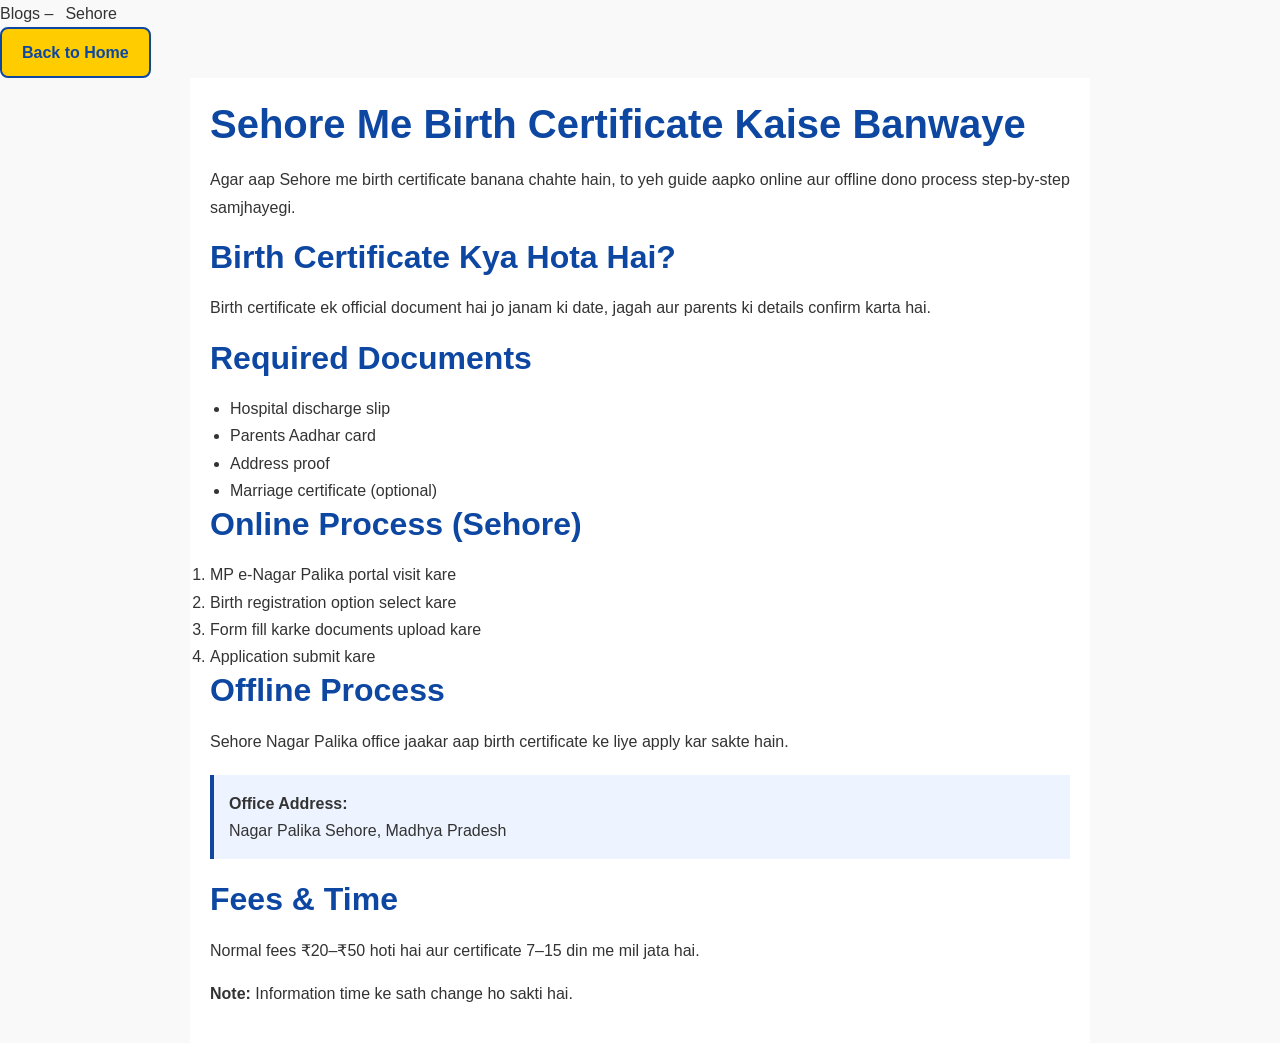
<file: sehorebirthcertificate.html>
<!DOCTYPE html>
<html lang="en">
<head>
  <header class="header">
  <div class="logo">Blogs  – <span>Sehore</span></div>
  </header>
  <meta charset="UTF-8">
  <title>Sehore Birth Certificate Kaise Banwaye – Complete Guide</title>
  <link rel="stylesheet" href="style.css">
  <meta name="description" content="Sehore me birth certificate kaise banwaye? Online aur offline process, required documents, office address aur fees ki puri jankari.">
  <meta name="viewport" content="width=device-width, initial-scale=1.0">
<a href="sehorebirthcertificate.html" 
     style="
       display: inline-block;
       padding: 10px 20px;
       background: #ffcc00;
       color: #0d47a1;
       text-decoration: none;
       font-weight: bold;
       border-radius: 8px;
       border: 2px solid #0d47a1;
       transition: all 0.3s ease;
     "
     onmouseover="this.style.background='#0d47a1'; this.style.color='#ffcc00'; this.style.borderColor='#ffcc00';"
     onmouseout="this.style.background='#ffcc00'; this.style.color='#0d47a1'; this.style.borderColor='#0d47a1';"
  >
    Back to Home
  </a>
  <style>
    body {
      font-family: Arial, sans-serif;
      line-height: 1.7;
      background: #f9f9f9;
      color: #333;
      margin: 0;
    }
    .container {
      max-width: 900px;
      margin: auto;
      background: #fff;
      padding: 20px;
    }
    h1, h2 {
      color: #0d47a1;
    }
    ul {
      margin-left: 20px;
    }
    .info-box {
      background: #eef4ff;
      padding: 15px;
      border-left: 4px solid #0d47a1;
      margin: 20px 0;
    }
  </style>
</head>

<body>
  <div class="container">

    <h1>Sehore Me Birth Certificate Kaise Banwaye</h1>

    <p>Agar aap Sehore me birth certificate banana chahte hain, to yeh guide aapko online aur offline dono process step-by-step samjhayegi.</p>

    <h2>Birth Certificate Kya Hota Hai?</h2>
    <p>Birth certificate ek official document hai jo janam ki date, jagah aur parents ki details confirm karta hai.</p>

    <h2>Required Documents</h2>
    <ul>
      <li>Hospital discharge slip</li>
      <li>Parents Aadhar card</li>
      <li>Address proof</li>
      <li>Marriage certificate (optional)</li>
    </ul>

    <h2>Online Process (Sehore)</h2>
    <ol>
      <li>MP e-Nagar Palika portal visit kare</li>
      <li>Birth registration option select kare</li>
      <li>Form fill karke documents upload kare</li>
      <li>Application submit kare</li>
    </ol>

    <h2>Offline Process</h2>
    <p>Sehore Nagar Palika office jaakar aap birth certificate ke liye apply kar sakte hain.</p>

    <div class="info-box">
      <strong>Office Address:</strong><br>
      Nagar Palika Sehore, Madhya Pradesh
    </div>

    <h2>Fees & Time</h2>
    <p>Normal fees ₹20–₹50 hoti hai aur certificate 7–15 din me mil jata hai.</p>

    <p><strong>Note:</strong> Information time ke sath change ho sakti hai.</p>

  </div>
</body>
</html>
</file>
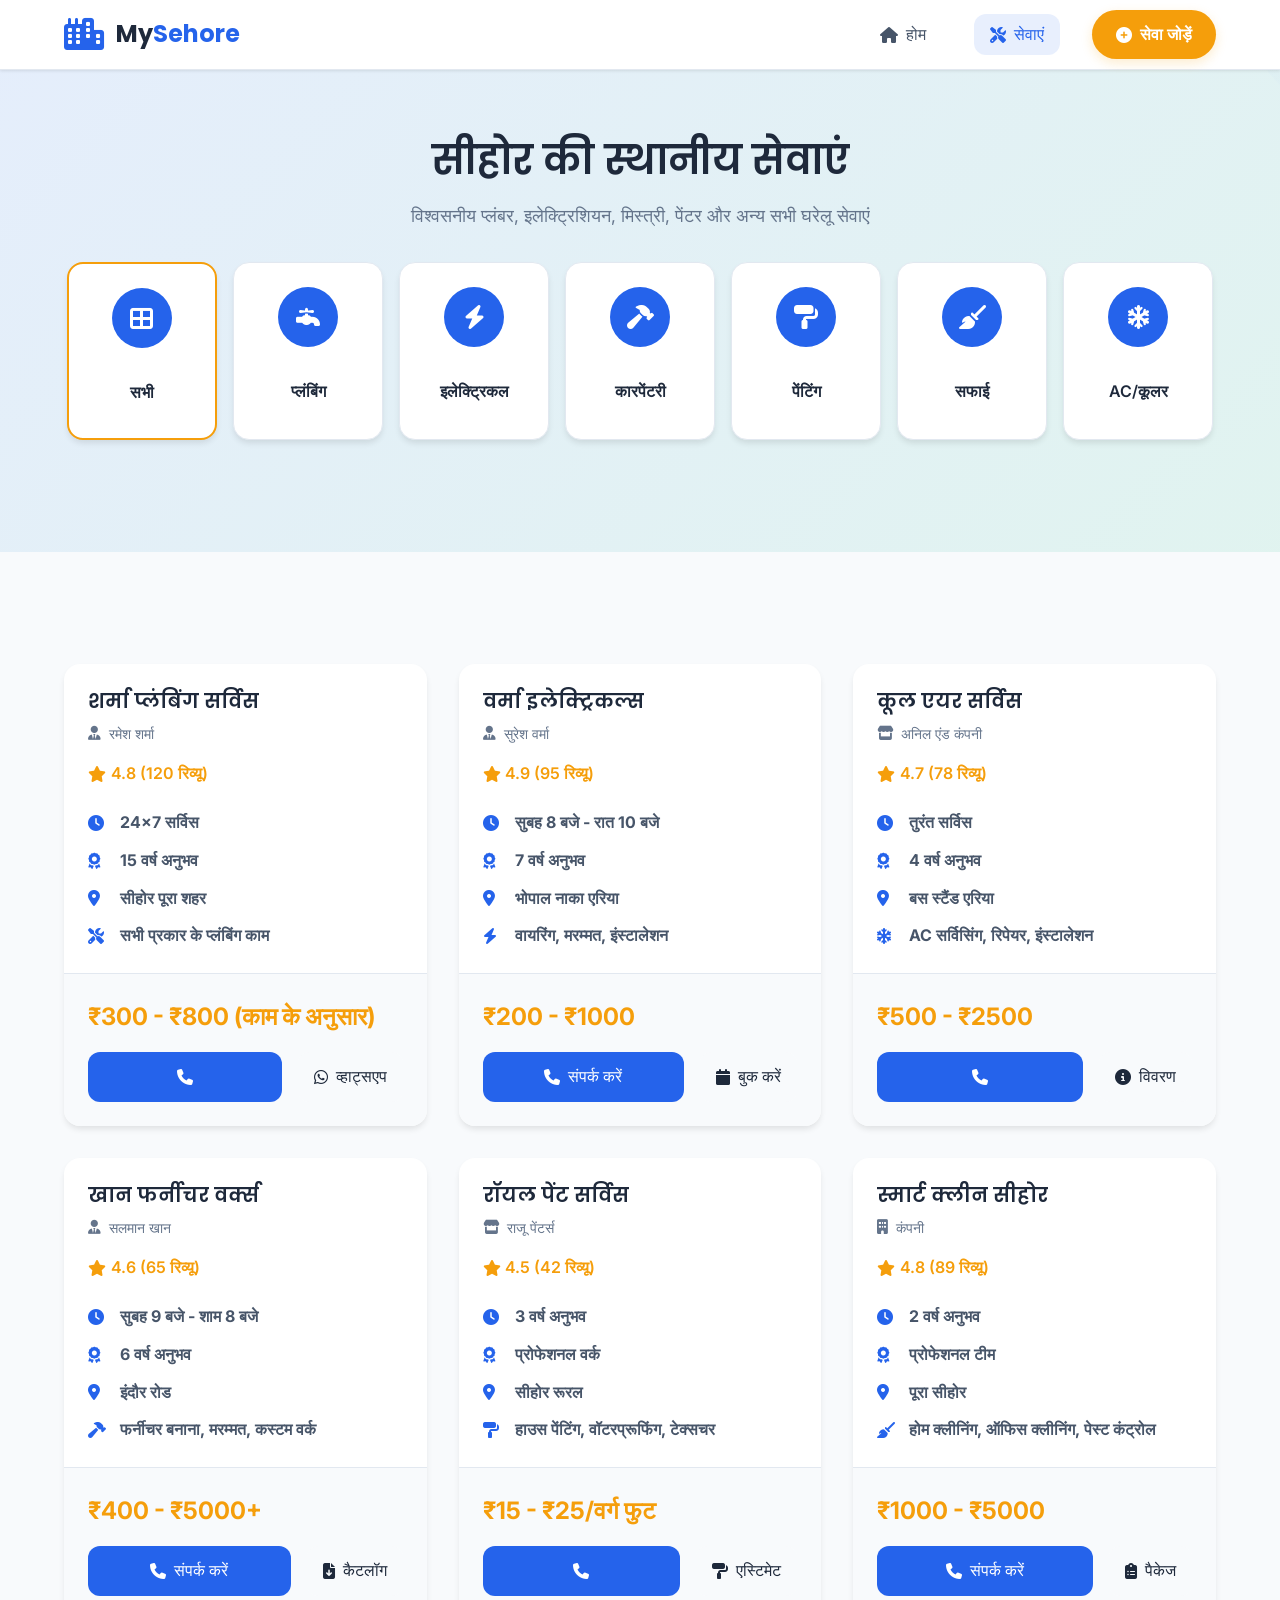
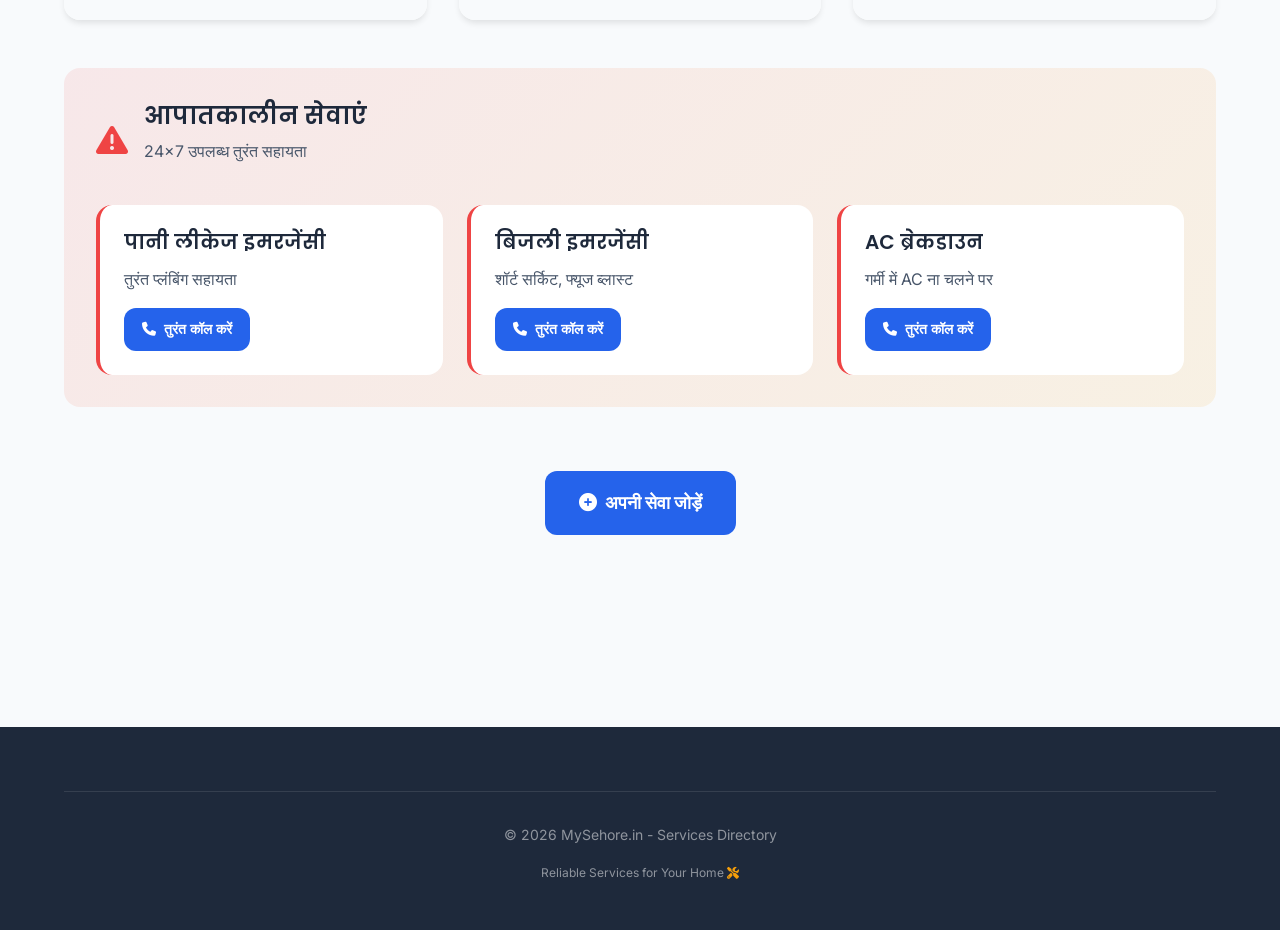
<file: services.html>
<!DOCTYPE html>
<html lang="hi">
<head>
    <meta charset="UTF-8">
    <meta name="viewport" content="width=device-width, initial-scale=1.0">
    <title>सेवाएं - सीहोर | MySehore.in</title>
    <meta name="description" content="सीहोर के सभी स्थानीय सेवा प्रदाता - प्लंबर, इलेक्ट्रिशियन, कारपेंटर, पेंटर, सफाई और मरम्मत सेवाएं">
    
    <link href="https://fonts.googleapis.com/css2?family=Poppins:wght@400;500;600;700&family=Inter:wght@300;400;500;600&display=swap" rel="stylesheet">
    <link rel="stylesheet" href="https://cdnjs.cloudflare.com/ajax/libs/font-awesome/6.4.0/css/all.min.css">
    <link rel="stylesheet" href="style.css">
    
    <style>
        .services-hero {
            background: linear-gradient(135deg, rgba(59, 130, 246, 0.1) 0%, rgba(16, 185, 129, 0.1) 100%);
            padding: 4rem 0;
            text-align: center;
            position: relative;
            overflow: hidden;
        }
        
        .services-hero::before {
            content: '';
            position: absolute;
            top: -50%;
            right: -20%;
            width: 300px;
            height: 300px;
            background: linear-gradient(135deg, var(--primary) 0%, transparent 70%);
            opacity: 0.05;
            border-radius: 50%;
        }
        
        .services-hero h1 {
            font-size: 2.5rem;
            margin-bottom: 1rem;
            animation: fadeIn 0.8s ease;
        }
        
        .services-hero p {
            font-size: 1.1rem;
            color: var(--text-light);
            max-width: 600px;
            margin: 0 auto 2rem;
            animation: fadeIn 0.8s ease 0.2s both;
        }
        
        .services-categories {
            display: flex;
            justify-content: center;
            gap: 1rem;
            margin: 2rem 0 3rem;
            flex-wrap: wrap;
        }
        
        .category-card {
            display: flex;
            flex-direction: column;
            align-items: center;
            gap: 1rem;
            padding: 1.5rem;
            background: var(--white);
            border-radius: var(--radius-lg);
            box-shadow: var(--shadow-md);
            transition: all var(--transition-normal);
            cursor: pointer;
            width: 150px;
        }
        
        .category-card:hover {
            transform: translateY(-5px);
            box-shadow: var(--shadow-xl);
        }
        
        .category-card.active {
            border: 2px solid var(--secondary);
        }
        
        .category-icon {
            width: 60px;
            height: 60px;
            background: var(--primary);
            border-radius: 50%;
            display: flex;
            align-items: center;
            justify-content: center;
            color: white;
            font-size: 1.5rem;
        }
        
        .category-name {
            font-weight: 600;
            color: var(--text-dark);
            text-align: center;
        }
        
        .services-grid {
            display: grid;
            grid-template-columns: repeat(auto-fill, minmax(350px, 1fr));
            gap: 2rem;
            margin-top: 3rem;
        }
        
        .service-card {
            background: var(--white);
            border-radius: var(--radius-lg);
            overflow: hidden;
            box-shadow: var(--shadow-md);
            transition: all var(--transition-normal);
            animation: fadeIn 0.6s ease backwards;
        }
        
        .service-card:hover {
            transform: translateY(-10px);
            box-shadow: var(--shadow-xl);
        }
        
        .service-header {
            padding: 1.5rem 1.5rem 0;
        }
        
        .service-title {
            font-size: 1.25rem;
            margin-bottom: 0.5rem;
            color: var(--text-dark);
        }
        
        .service-provider {
            display: flex;
            align-items: center;
            gap: 0.5rem;
            color: var(--text-light);
            font-size: 0.9rem;
            margin-bottom: 1rem;
        }
        
        .service-rating {
            display: flex;
            align-items: center;
            gap: 0.3rem;
            color: var(--secondary);
            font-weight: 600;
        }
        
        .service-content {
            padding: 0 1.5rem;
        }
        
        .service-features {
            margin: 1.5rem 0;
        }
        
        .feature-item {
            display: flex;
            align-items: center;
            gap: 0.75rem;
            margin-bottom: 0.75rem;
            color: var(--text-medium);
        }
        
        .feature-item i {
            color: var(--primary);
            width: 20px;
        }
        
        .service-footer {
            padding: 1.5rem;
            border-top: 1px solid var(--light-border);
            background: var(--light-bg);
        }
        
        .service-price {
            font-size: 1.5rem;
            font-weight: 700;
            color: var(--secondary);
            margin-bottom: 1rem;
        }
        
        .service-actions {
            display: flex;
            gap: 1rem;
        }
        
        .call-btn {
            flex: 1;
            text-align: center;
            padding: 0.75rem;
            background: var(--primary);
            color: var(--white);
            border-radius: var(--radius-md);
            font-weight: 500;
            transition: all var(--transition-fast);
            text-decoration: none;
            display: flex;
            align-items: center;
            justify-content: center;
            gap: 0.5rem;
        }
        
        .call-btn:hover {
            background: var(--primary-dark);
            transform: translateY(-2px);
        }
        
        .message-btn {
            display: flex;
            align-items: center;
            justify-content: center;
            gap: 0.5rem;
            padding: 0.75rem 1rem;
            background: var(--light-bg);
            color: var(--text-dark);
            border-radius: var(--radius-md);
            transition: all var(--transition-fast);
            text-decoration: none;
        }
        
        .message-btn:hover {
            background: var(--secondary);
            color: var(--white);
        }
        
        .emergency-services {
            background: linear-gradient(135deg, rgba(239, 68, 68, 0.1) 0%, rgba(245, 158, 11, 0.1) 100%);
            padding: 2rem;
            border-radius: var(--radius-lg);
            margin: 3rem 0;
        }
        
        .emergency-header {
            display: flex;
            align-items: center;
            gap: 1rem;
            margin-bottom: 1.5rem;
        }
        
        .emergency-icon {
            font-size: 2rem;
            color: var(--error);
        }
        
        .emergency-grid {
            display: grid;
            grid-template-columns: repeat(auto-fit, minmax(250px, 1fr));
            gap: 1.5rem;
        }
        
        .emergency-card {
            background: var(--white);
            padding: 1.5rem;
            border-radius: var(--radius-lg);
            border-left: 4px solid var(--error);
        }
        
        .service-card:nth-child(1) { animation-delay: 0.1s; }
        .service-card:nth-child(2) { animation-delay: 0.2s; }
        .service-card:nth-child(3) { animation-delay: 0.3s; }
        .service-card:nth-child(4) { animation-delay: 0.4s; }
        .service-card:nth-child(5) { animation-delay: 0.5s; }
        .service-card:nth-child(6) { animation-delay: 0.6s; }
    </style>
</head>
<body>

<header class="site-header">
    <div class="container header-container">
        <a href="index.html" class="logo">
            <div class="logo-icon">
                <i class="fas fa-city"></i>
            </div>
            <div class="logo-text">
                My<span>Sehore</span>
            </div>
        </a>
        
        <button class="menu-toggle" aria-label="Toggle menu">
            <i class="fas fa-bars"></i>
        </button>
        
        <nav class="main-nav">
            <a href="index.html" class="nav-link">
                <i class="fas fa-home"></i> होम
            </a>
            <a href="services.html" class="nav-link active">
                <i class="fas fa-tools"></i> सेवाएं
            </a>
            <a href="add-business.html" class="cta-button">
                <i class="fas fa-plus-circle"></i> सेवा जोड़ें
            </a>
        </nav>
    </div>
</header>

<section class="services-hero">
    <div class="container">
        <h1>सीहोर की स्थानीय सेवाएं</h1>
        <p>विश्वसनीय प्लंबर, इलेक्ट्रिशियन, मिस्त्री, पेंटर और अन्य सभी घरेलू सेवाएं</p>
        
        <div class="services-categories">
            <div class="category-card active" data-category="all">
                <div class="category-icon">
                    <i class="fas fa-th-large"></i>
                </div>
                <div class="category-name">सभी</div>
            </div>
            
            <div class="category-card" data-category="plumbing">
                <div class="category-icon">
                    <i class="fas fa-faucet"></i>
                </div>
                <div class="category-name">प्लंबिंग</div>
            </div>
            
            <div class="category-card" data-category="electrical">
                <div class="category-icon">
                    <i class="fas fa-bolt"></i>
                </div>
                <div class="category-name">इलेक्ट्रिकल</div>
            </div>
            
            <div class="category-card" data-category="carpentry">
                <div class="category-icon">
                    <i class="fas fa-hammer"></i>
                </div>
                <div class="category-name">कारपेंटरी</div>
            </div>
            
            <div class="category-card" data-category="painting">
                <div class="category-icon">
                    <i class="fas fa-paint-roller"></i>
                </div>
                <div class="category-name">पेंटिंग</div>
            </div>
            
            <div class="category-card" data-category="cleaning">
                <div class="category-icon">
                    <i class="fas fa-broom"></i>
                </div>
                <div class="category-name">सफाई</div>
            </div>
            
            <div class="category-card" data-category="ac">
                <div class="category-icon">
                    <i class="fas fa-snowflake"></i>
                </div>
                <div class="category-name">AC/कूलर</div>
            </div>
        </div>
    </div>
</section>

<section class="section">
    <div class="container">
        <div class="services-grid">
            <!-- Service 1 -->
            <div class="service-card" data-category="plumbing">
                <div class="service-header">
                    <h3 class="service-title">शर्मा प्लंबिंग सर्विस</h3>
                    <div class="service-provider">
                        <i class="fas fa-user-tie"></i>
                        <span>रमेश शर्मा</span>
                    </div>
                    <div class="service-rating">
                        <i class="fas fa-star"></i> 4.8 (120 रिव्यू)
                    </div>
                </div>
                
                <div class="service-content">
                    <div class="service-features">
                        <div class="feature-item">
                            <i class="fas fa-clock"></i>
                            <span><strong>24×7 सर्विस</strong></span>
                        </div>
                        <div class="feature-item">
                            <i class="fas fa-award"></i>
                            <span><strong>15 वर्ष अनुभव</strong></span>
                        </div>
                        <div class="feature-item">
                            <i class="fas fa-map-marker-alt"></i>
                            <span><strong>सीहोर पूरा शहर</strong></span>
                        </div>
                        <div class="feature-item">
                            <i class="fas fa-tools"></i>
                            <span><strong>सभी प्रकार के प्लंबिंग काम</strong></span>
                        </div>
                    </div>
                </div>
                
                <div class="service-footer">
                    <div class="service-price">₹300 - ₹800 (काम के अनुसार)</div>
                    <div class="service-actions">
                        <a href="tel:+90745" class="call-btn">
                            <i class="fas fa-phone"></i>
                          
                        </a>
                        <a href="https://wa.me/9195745" class="message-btn">
                            <i class="fab fa-whatsapp"></i> व्हाट्सएप
                        </a>
                    </div>
                </div>
            </div>
            
            <!-- Service 2 -->
            <div class="service-card" data-category="electrical">
                <div class="service-header">
                    <h3 class="service-title">वर्मा इलेक्ट्रिकल्स</h3>
                    <div class="service-provider">
                        <i class="fas fa-user-tie"></i>
                        <span>सुरेश वर्मा</span>
                    </div>
                    <div class="service-rating">
                        <i class="fas fa-star"></i> 4.9 (95 रिव्यू)
                    </div>
                </div>
                
                <div class="service-content">
                    <div class="service-features">
                        <div class="feature-item">
                            <i class="fas fa-clock"></i>
                            <span><strong>सुबह 8 बजे - रात 10 बजे</strong></span>
                        </div>
                        <div class="feature-item">
                            <i class="fas fa-award"></i>
                            <span><strong>7 वर्ष अनुभव</strong></span>
                        </div>
                        <div class="feature-item">
                            <i class="fas fa-map-marker-alt"></i>
                            <span><strong>भोपाल नाका एरिया</strong></span>
                        </div>
                        <div class="feature-item">
                            <i class="fas fa-bolt"></i>
                            <span><strong>वायरिंग, मरम्मत, इंस्टालेशन</strong></span>
                        </div>
                    </div>
                </div>
                
                <div class="service-footer">
                    <div class="service-price">₹200 - ₹1000</div>
                    <div class="service-actions">
                        <a href="tel:+95" class="call-btn">
                            <i class="fas fa-phone"></i> संपर्क करें
                        </a>
                        <a href="#" class="message-btn">
                            <i class="fas fa-calendar"></i> बुक करें
                        </a>
                    </div>
                </div>
            </div>
            
            <!-- Service 3 -->
            <div class="service-card" data-category="ac">
                <div class="service-header">
                    <h3 class="service-title">कूल एयर सर्विस</h3>
                    <div class="service-provider">
                        <i class="fas fa-store"></i>
                        <span>अनिल एंड कंपनी</span>
                    </div>
                    <div class="service-rating">
                        <i class="fas fa-star"></i> 4.7 (78 रिव्यू)
                    </div>
                </div>
                
                <div class="service-content">
                    <div class="service-features">
                        <div class="feature-item">
                            <i class="fas fa-clock"></i>
                            <span><strong>तुरंत सर्विस</strong></span>
                        </div>
                        <div class="feature-item">
                            <i class="fas fa-award"></i>
                            <span><strong>4 वर्ष अनुभव</strong></span>
                        </div>
                        <div class="feature-item">
                            <i class="fas fa-map-marker-alt"></i>
                            <span><strong>बस स्टैंड एरिया</strong></span>
                        </div>
                        <div class="feature-item">
                            <i class="fas fa-snowflake"></i>
                            <span><strong>AC सर्विसिंग, रिपेयर, इंस्टालेशन</strong></span>
                        </div>
                    </div>
                </div>
                
                <div class="service-footer">
                    <div class="service-price">₹500 - ₹2500</div>
                    <div class="service-actions">
                        <a href="tel:+919329050745" class="call-btn">
                            <i class="fas fa-phone"></i> 
                        </a>
                        <a href="#" class="message-btn">
                            <i class="fas fa-info-circle"></i> विवरण
                        </a>
                    </div>
                </div>
            </div>
            
            <!-- Service 4 -->
            <div class="service-card" data-category="carpentry">
                <div class="service-header">
                    <h3 class="service-title">खान फर्नीचर वर्क्स</h3>
                    <div class="service-provider">
                        <i class="fas fa-user-tie"></i>
                        <span>सलमान खान</span>
                    </div>
                    <div class="service-rating">
                        <i class="fas fa-star"></i> 4.6 (65 रिव्यू)
                    </div>
                </div>
                
                <div class="service-content">
                    <div class="service-features">
                        <div class="feature-item">
                            <i class="fas fa-clock"></i>
                            <span><strong>सुबह 9 बजे - शाम 8 बजे</strong></span>
                        </div>
                        <div class="feature-item">
                            <i class="fas fa-award"></i>
                            <span><strong>6 वर्ष अनुभव</strong></span>
                        </div>
                        <div class="feature-item">
                            <i class="fas fa-map-marker-alt"></i>
                            <span><strong>इंदौर रोड</strong></span>
                        </div>
                        <div class="feature-item">
                            <i class="fas fa-hammer"></i>
                            <span><strong>फर्नीचर बनाना, मरम्मत, कस्टम वर्क</strong></span>
                        </div>
                    </div>
                </div>
                
                <div class="service-footer">
                    <div class="service-price">₹400 - ₹5000+</div>
                    <div class="service-actions">
                        <a href="tel:+919329050745" class="call-btn">
                            <i class="fas fa-phone"></i> संपर्क करें
                        </a>
                        <a href="#" class="message-btn">
                            <i class="fas fa-file-download"></i> कैटलॉग
                        </a>
                    </div>
                </div>
            </div>
            
            <!-- Service 5 -->
            <div class="service-card" data-category="painting">
                <div class="service-header">
                    <h3 class="service-title">रॉयल पेंट सर्विस</h3>
                    <div class="service-provider">
                        <i class="fas fa-store"></i>
                        <span>राजू पेंटर्स</span>
                    </div>
                    <div class="service-rating">
                        <i class="fas fa-star"></i> 4.5 (42 रिव्यू)
                    </div>
                </div>
                
                <div class="service-content">
                    <div class="service-features">
                        <div class="feature-item">
                            <i class="fas fa-clock"></i>
                            <span><strong>3 वर्ष अनुभव</strong></span>
                        </div>
                        <div class="feature-item">
                            <i class="fas fa-award"></i>
                            <span><strong>प्रोफेशनल वर्क</strong></span>
                        </div>
                        <div class="feature-item">
                            <i class="fas fa-map-marker-alt"></i>
                            <span><strong>सीहोर रूरल</strong></span>
                        </div>
                        <div class="feature-item">
                            <i class="fas fa-paint-roller"></i>
                            <span><strong>हाउस पेंटिंग, वॉटरप्रूफिंग, टेक्सचर</strong></span>
                        </div>
                    </div>
                </div>
                
                <div class="service-footer">
                    <div class="service-price">₹15 - ₹25/वर्ग फुट</div>
                    <div class="service-actions">
                        <a href="tel:+919329050745" class="call-btn">
                            <i class="fas fa-phone"></i> 
                        </a>
                        <a href="#" class="message-btn">
                            <i class="fas fa-paint-roller"></i> एस्टिमेट
                        </a>
                    </div>
                </div>
            </div>
            
            <!-- Service 6 -->
            <div class="service-card" data-category="cleaning">
                <div class="service-header">
                    <h3 class="service-title">स्मार्ट क्लीन सीहोर</h3>
                    <div class="service-provider">
                        <i class="fas fa-building"></i>
                        <span>कंपनी</span>
                    </div>
                    <div class="service-rating">
                        <i class="fas fa-star"></i> 4.8 (89 रिव्यू)
                    </div>
                </div>
                
                <div class="service-content">
                    <div class="service-features">
                        <div class="feature-item">
                            <i class="fas fa-clock"></i>
                            <span><strong>2 वर्ष अनुभव</strong></span>
                        </div>
                        <div class="feature-item">
                            <i class="fas fa-award"></i>
                            <span><strong>प्रोफेशनल टीम</strong></span>
                        </div>
                        <div class="feature-item">
                            <i class="fas fa-map-marker-alt"></i>
                            <span><strong>पूरा सीहोर</strong></span>
                        </div>
                        <div class="feature-item">
                            <i class="fas fa-broom"></i>
                            <span><strong>होम क्लीनिंग, ऑफिस क्लीनिंग, पेस्ट कंट्रोल</strong></span>
                        </div>
                    </div>
                </div>
                
                <div class="service-footer">
                    <div class="service-price">₹1000 - ₹5000</div>
                    <div class="service-actions">
                        <a href="tel:+919329050745" class="call-btn">
                            <i class="fas fa-phone"></i> संपर्क करें
                        </a>
                        <a href="#" class="message-btn">
                            <i class="fas fa-clipboard-list"></i> पैकेज
                        </a>
                    </div>
                </div>
            </div>
        </div>
        
        <!-- Emergency Services -->
        <div class="emergency-services">
            <div class="emergency-header">
                <div class="emergency-icon">
                    <i class="fas fa-exclamation-triangle"></i>
                </div>
                <div>
                    <h3 style="margin-bottom: 0.5rem;">आपातकालीन सेवाएं</h3>
                    <p style="color: var(--text-medium);">24×7 उपलब्ध तुरंत सहायता</p>
                </div>
            </div>
            
            <div class="emergency-grid">
                <div class="emergency-card">
                    <h4 style="margin-bottom: 0.75rem;">पानी लीकेज इमरजेंसी</h4>
                    <p style="color: var(--text-medium); margin-bottom: 1rem;">तुरंत प्लंबिंग सहायता</p>
                    <a href="tel:+919329050745" class="btn btn-primary btn-sm">
                        <i class="fas fa-phone"></i> तुरंत कॉल करें
                    </a>
                </div>
                
                <div class="emergency-card">
                    <h4 style="margin-bottom: 0.75rem;">बिजली इमरजेंसी</h4>
                    <p style="color: var(--text-medium); margin-bottom: 1rem;">शॉर्ट सर्किट, फ्यूज ब्लास्ट</p>
                    <a href="tel:+919329050745" class="btn btn-primary btn-sm">
                        <i class="fas fa-phone"></i> तुरंत कॉल करें
                    </a>
                </div>
                
                <div class="emergency-card">
                    <h4 style="margin-bottom: 0.75rem;">AC ब्रेकडाउन</h4>
                    <p style="color: var(--text-medium); margin-bottom: 1rem;">गर्मी में AC ना चलने पर</p>
                    <a href="tel:+919329050745" class="btn btn-primary btn-sm">
                        <i class="fas fa-phone"></i> तुरंत कॉल करें
                    </a>
                </div>
            </div>
        </div>
        
        <!-- Add Service CTA -->
        <div class="text-center mt-4 mb-4">
            <a href="add-business.html" class="btn btn-primary btn-lg">
                <i class="fas fa-plus-circle"></i> अपनी सेवा जोड़ें
            </a>
        </div>
    </div>
</section>

<footer class="site-footer">
    <div class="container">
        <div class="footer-bottom">
            <p>&copy; 2026 MySehore.in - Services Directory</p>
            <p style="margin-top: 0.5rem; font-size: 0.75rem; color: rgba(255, 255, 255, 0.5);">
                Reliable Services for Your Home <i class="fas fa-tools" style="color: var(--secondary);"></i>
            </p>
        </div>
    </div>
</footer>

<script>
    document.addEventListener('DOMContentLoaded', function() {
        // Category filtering
        const categoryCards = document.querySelectorAll('.category-card');
        const serviceCards = document.querySelectorAll('.service-card');
        
        categoryCards.forEach(card => {
            card.addEventListener('click', function() {
                const category = this.getAttribute('data-category');
                
                // Update active card
                categoryCards.forEach(c => c.classList.remove('active'));
                this.classList.add('active');
                
                // Filter service cards
                serviceCards.forEach(card => {
                    if(category === 'all') {
                        card.style.display = 'block';
                        setTimeout(() => {
                            card.style.opacity = '1';
                            card.style.transform = 'translateY(0)';
                        }, 10);
                    } else {
                        const cardCategory = card.getAttribute('data-category');
                        
                        if(cardCategory === category) {
                            card.style.display = 'block';
                            setTimeout(() => {
                                card.style.opacity = '1';
                                card.style.transform = 'translateY(0)';
                            }, 10);
                        } else {
                            card.style.opacity = '0';
                            card.style.transform = 'translateY(20px)';
                            setTimeout(() => {
                                card.style.display = 'none';
                            }, 300);
                        }
                    }
                });
            });
        });
        
        // Menu toggle
        const menuToggle = document.querySelector('.menu-toggle');
        const mainNav = document.querySelector('.main-nav');
        
        if(menuToggle) {
            menuToggle.addEventListener('click', function() {
                mainNav.classList.toggle('active');
            });
        }
    });
</script>

</body>
</html>
</file>
<file: style.css>
/* === MYSEHORE.IN - ENHANCED UI/UX DESIGN === */
/* Updated with softer, more professional colors */

:root {
  /* Updated Color Palette - Softer & Professional */
  --primary: #2563eb;        /* Soft Blue */
  --primary-light: #3b82f6;
  --primary-dark: #1d4ed8;
  --secondary: #f59e0b;      /* Warm Amber */
  --secondary-light: #fbbf24;
  --secondary-dark: #d97706;
  
  /* Neutral Colors */
  --white: #ffffff;
  --light-bg: #f8fafc;
  --light-border: #e2e8f0;
  --text-dark: #1e293b;
  --text-medium: #475569;
  --text-light: #64748b;
  --text-muted: #94a3b8;
  
  /* Status Colors */
  --success: #10b981;
  --warning: #f59e0b;
  --error: #ef4444;
  --info: #3b82f6;
  
  /* Shadows */
  --shadow-sm: 0 1px 3px rgba(0, 0, 0, 0.1);
  --shadow-md: 0 4px 6px -1px rgba(0, 0, 0, 0.1);
  --shadow-lg: 0 10px 15px -3px rgba(0, 0, 0, 0.1);
  --shadow-xl: 0 20px 25px -5px rgba(0, 0, 0, 0.1);
  
  /* Border Radius */
  --radius-sm: 8px;
  --radius-md: 12px;
  --radius-lg: 16px;
  --radius-xl: 24px;
  --radius-full: 9999px;
  
  /* Transitions */
  --transition-fast: 150ms ease;
  --transition-normal: 300ms ease;
  --transition-slow: 500ms ease;
  
  /* Layout */
  --header-height: 70px;
  --container-width: 1200px;
  --sidebar-width: 300px;
}

/* === RESET & BASE STYLES === */
* {
  margin: 0;
  padding: 0;
  box-sizing: border-box;
}

html {
  scroll-behavior: smooth;
}

body {
  font-family: 'Inter', -apple-system, BlinkMacSystemFont, 'Segoe UI', Roboto, Oxygen, Ubuntu, sans-serif;
  line-height: 1.6;
  color: var(--text-medium);
  background: var(--light-bg);
  overflow-x: hidden;
  -webkit-font-smoothing: antialiased;
  -moz-osx-font-smoothing: grayscale;
}

/* === TYPOGRAPHY === */
h1, h2, h3, h4, h5, h6 {
  font-family: 'Poppins', sans-serif;
  font-weight: 600;
  color: var(--text-dark);
  line-height: 1.3;
  margin-bottom: 1rem;
}

h1 { font-size: 2.5rem; }
h2 { font-size: 2rem; }
h3 { font-size: 1.5rem; }
h4 { font-size: 1.25rem; }
h5 { font-size: 1.125rem; }
h6 { font-size: 1rem; }

p {
  margin-bottom: 1rem;
}

a {
  color: var(--primary);
  text-decoration: none;
  transition: color var(--transition-fast);
}

a:hover {
  color: var(--primary-dark);
}

/* === ANIMATIONS === */
@keyframes fadeIn {
  from { opacity: 0; transform: translateY(20px); }
  to { opacity: 1; transform: translateY(0); }
}

@keyframes slideInLeft {
  from { opacity: 0; transform: translateX(-30px); }
  to { opacity: 1; transform: translateX(0); }
}

@keyframes slideInRight {
  from { opacity: 0; transform: translateX(30px); }
  to { opacity: 1; transform: translateX(0); }
}

@keyframes scaleIn {
  from { opacity: 0; transform: scale(0.9); }
  to { opacity: 1; transform: scale(1); }
}

@keyframes pulse {
  0%, 100% { opacity: 1; }
  50% { opacity: 0.7; }
}

@keyframes float {
  0%, 100% { transform: translateY(0); }
  50% { transform: translateY(-10px); }
}

/* === LAYOUT COMPONENTS === */
.container {
  width: 100%;
  max-width: var(--container-width);
  margin: 0 auto;
  padding: 0 1.5rem;
}

.section {
  padding: 4rem 0;
}

.section-header {
  text-align: center;
  margin-bottom: 3rem;
  animation: fadeIn 0.8s ease;
}

.section-title {
  position: relative;
  display: inline-block;
  margin-bottom: 1rem;
}

.section-title::after {
  content: '';
  position: absolute;
  bottom: -10px;
  left: 50%;
  transform: translateX(-50%);
  width: 60px;
  height: 4px;
  background: var(--secondary);
  border-radius: 2px;
}

.section-subtitle {
  color: var(--text-light);
  font-size: 1.1rem;
  max-width: 600px;
  margin: 0 auto;
}

/* === HEADER & NAVIGATION === */
.site-header {
  position: sticky;
  top: 0;
  z-index: 1000;
  background: var(--white);
  box-shadow: var(--shadow-sm);
  height: var(--header-height);
  border-bottom: 1px solid var(--light-border);
}

.header-container {
  display: flex;
  justify-content: space-between;
  align-items: center;
  height: 100%;
}

/* Logo */
.logo {
  display: flex;
  align-items: center;
  gap: 0.75rem;
  text-decoration: none;
}

.logo-icon {
  font-size: 2rem;
  color: var(--primary);
  animation: float 3s ease-in-out infinite;
}

.logo-text {
  font-family: 'Poppins', sans-serif;
  font-size: 1.5rem;
  font-weight: 700;
  color: var(--text-dark);
}

.logo-text span {
  color: var(--primary);
}

/* Navigation */
.main-nav {
  display: flex;
  align-items: center;
  gap: 2rem;
}

.nav-link {
  color: var(--text-medium);
  font-weight: 500;
  padding: 0.5rem 1rem;
  border-radius: var(--radius-md);
  transition: all var(--transition-normal);
  display: flex;
  align-items: center;
  gap: 0.5rem;
}

.nav-link:hover {
  color: var(--primary);
  background: rgba(37, 99, 235, 0.05);
}

.nav-link.active {
  color: var(--primary);
  background: rgba(37, 99, 235, 0.1);
}

/* CTA Button */
.cta-button {
  display: inline-flex;
  align-items: center;
  gap: 0.5rem;
  padding: 0.75rem 1.5rem;
  background: var(--secondary);
  color: var(--white);
  border-radius: var(--radius-full);
  font-weight: 600;
  transition: all var(--transition-normal);
  box-shadow: 0 4px 12px rgba(245, 158, 11, 0.2);
}

.cta-button:hover {
  background: var(--secondary-dark);
  transform: translateY(-2px);
  box-shadow: 0 6px 20px rgba(245, 158, 11, 0.3);
  color: var(--white);
}

/* Mobile Menu Toggle */
.menu-toggle {
  display: none;
  background: none;
  border: none;
  font-size: 1.5rem;
  color: var(--text-dark);
  cursor: pointer;
  padding: 0.5rem;
}

/* === HERO SECTION === */
.hero {
  background: linear-gradient(135deg, rgba(37, 99, 235, 0.05) 0%, rgba(245, 158, 11, 0.05) 100%);
  padding: 6rem 0;
  position: relative;
  overflow: hidden;
}

.hero::before {
  content: '';
  position: absolute;
  top: 0;
  right: 0;
  width: 300px;
  height: 300px;
  background: linear-gradient(135deg, var(--primary-light) 0%, transparent 70%);
  opacity: 0.1;
  border-radius: 50%;
  transform: translate(30%, -30%);
}

.hero-content {
  max-width: 800px;
  margin: 0 auto;
  text-align: center;
  position: relative;
  z-index: 1;
}

.hero-title {
  font-size: 3rem;
  line-height: 1.2;
  margin-bottom: 1.5rem;
  animation: slideInLeft 0.8s ease;
}

.hero-title span {
  color: var(--primary);
  background: linear-gradient(135deg, var(--primary), var(--secondary));
  -webkit-background-clip: text;
  -webkit-text-fill-color: transparent;
}

.hero-subtitle {
  font-size: 1.25rem;
  color: var(--text-light);
  margin-bottom: 2rem;
  animation: slideInRight 0.8s ease 0.2s both;
}

/* === SEARCH COMPONENT === */
.search-container {
  max-width: 600px;
  margin: 2rem auto;
  animation: scaleIn 0.8s ease 0.4s both;
}

.search-box {
  display: flex;
  background: var(--white);
  border: 2px solid var(--light-border);
  border-radius: var(--radius-full);
  overflow: hidden;
  transition: all var(--transition-normal);
  box-shadow: var(--shadow-md);
}

.search-box:focus-within {
  border-color: var(--primary);
  box-shadow: 0 0 0 3px rgba(37, 99, 235, 0.1);
  transform: translateY(-2px);
}

.search-input {
  flex: 1;
  padding: 1rem 1.5rem;
  border: none;
  outline: none;
  font-size: 1rem;
  background: transparent;
}

.search-button {
  padding: 0 2rem;
  background: var(--primary);
  color: var(--white);
  border: none;
  font-weight: 600;
  cursor: pointer;
  display: flex;
  align-items: center;
  gap: 0.5rem;
  transition: background var(--transition-normal);
}

.search-button:hover {
  background: var(--primary-dark);
}

/* === CATEGORIES GRID === */
.categories-grid {
  display: grid;
  grid-template-columns: repeat(auto-fit, minmax(160px, 1fr));
  gap: 1.5rem;
  margin-top: 2rem;
}

.category-card {
  background: var(--white);
  border: 1px solid var(--light-border);
  border-radius: var(--radius-lg);
  padding: 2rem 1rem;
  text-align: center;
  text-decoration: none;
  transition: all var(--transition-normal);
  animation: fadeIn 0.6s ease backwards;
  position: relative;
  overflow: hidden;
}

.category-card::before {
  content: '';
  position: absolute;
  top: 0;
  left: 0;
  right: 0;
  height: 4px;
  background: linear-gradient(90deg, var(--primary), var(--secondary));
  transform: scaleX(0);
  transition: transform var(--transition-normal);
}

.category-card:hover {
  transform: translateY(-5px);
  box-shadow: var(--shadow-lg);
  border-color: var(--primary-light);
}

.category-card:hover::before {
  transform: scaleX(1);
}

.category-card.featured {
  border-color: var(--secondary-light);
  background: linear-gradient(135deg, rgba(245, 158, 11, 0.05), rgba(255, 255, 255, 0.9));
}

.category-icon {
  font-size: 2.5rem;
  margin-bottom: 1rem;
  color: var(--primary);
  display: block;
  transition: transform var(--transition-normal);
}

.category-card:hover .category-icon {
  transform: scale(1.1) rotate(5deg);
}

.category-name {
  font-weight: 600;
  color: var(--text-dark);
  margin-bottom: 0.5rem;
}

.category-desc {
  font-size: 0.875rem;
  color: var(--text-light);
  margin-bottom: 0.5rem;
}

.category-count {
  font-size: 0.75rem;
  color: var(--text-muted);
  background: var(--light-bg);
  padding: 0.25rem 0.75rem;
  border-radius: var(--radius-full);
  display: inline-block;
}

/* === CONTENT CARDS === */
.content-grid {
  display: grid;
  grid-template-columns: repeat(auto-fill, minmax(300px, 1fr));
  gap: 2rem;
}

.content-card {
  background: var(--white);
  border: 1px solid var(--light-border);
  border-radius: var(--radius-lg);
  overflow: hidden;
  transition: all var(--transition-normal);
  animation: fadeIn 0.6s ease backwards;
}

.content-card:hover {
  transform: translateY(-5px);
  box-shadow: var(--shadow-xl);
  border-color: var(--primary-light);
}

.card-image {
  width: 100%;
  height: 200px;
  object-fit: cover;
  transition: transform var(--transition-normal);
}

.content-card:hover .card-image {
  transform: scale(1.05);
}

.card-content {
  padding: 1.5rem;
}

.card-meta {
  display: flex;
  justify-content: space-between;
  align-items: center;
  margin-bottom: 1rem;
  font-size: 0.875rem;
  color: var(--text-light);
}

.card-badge {
  padding: 0.25rem 0.75rem;
  background: var(--secondary);
  color: var(--white);
  border-radius: var(--radius-full);
  font-size: 0.75rem;
  font-weight: 600;
}

.card-title {
  font-size: 1.25rem;
  margin-bottom: 0.75rem;
}

.card-title a {
  color: var(--text-dark);
  transition: color var(--transition-fast);
}

.card-title a:hover {
  color: var(--primary);
}

.card-desc {
  color: var(--text-medium);
  margin-bottom: 1rem;
  line-height: 1.6;
}

/* === BUTTONS === */
.btn {
  display: inline-flex;
  align-items: center;
  gap: 0.5rem;
  padding: 0.75rem 1.5rem;
  border-radius: var(--radius-md);
  font-weight: 600;
  cursor: pointer;
  transition: all var(--transition-normal);
  border: 2px solid transparent;
  text-decoration: none;
}

.btn-primary {
  background: var(--primary);
  color: var(--white);
}

.btn-primary:hover {
  background: var(--primary-dark);
  transform: translateY(-2px);
  box-shadow: var(--shadow-md);
}

.btn-secondary {
  background: var(--secondary);
  color: var(--white);
}

.btn-secondary:hover {
  background: var(--secondary-dark);
  transform: translateY(-2px);
  box-shadow: var(--shadow-md);
}

.btn-outline {
  background: transparent;
  border-color: var(--primary);
  color: var(--primary);
}

.btn-outline:hover {
  background: var(--primary);
  color: var(--white);
}

.btn-sm {
  padding: 0.5rem 1rem;
  font-size: 0.875rem;
}

.btn-lg {
  padding: 1rem 2rem;
  font-size: 1.125rem;
}

/* === FORM STYLES === */
.form-container {
  max-width: 800px;
  margin: 0 auto;
  background: var(--white);
  padding: 2.5rem;
  border-radius: var(--radius-lg);
  box-shadow: var(--shadow-lg);
}

.form-group {
  margin-bottom: 1.5rem;
}

.form-label {
  display: block;
  margin-bottom: 0.5rem;
  font-weight: 500;
  color: var(--text-dark);
}

.form-control {
  width: 100%;
  padding: 0.875rem 1rem;
  border: 2px solid var(--light-border);
  border-radius: var(--radius-md);
  font-size: 1rem;
  transition: all var(--transition-fast);
  background: var(--light-bg);
}

.form-control:focus {
  outline: none;
  border-color: var(--primary);
  background: var(--white);
  box-shadow: 0 0 0 3px rgba(37, 99, 235, 0.1);
}

.form-row {
  display: grid;
  grid-template-columns: repeat(auto-fit, minmax(200px, 1fr));
  gap: 1rem;
}

/* === FOOTER === */
.site-footer {
  background: var(--text-dark);
  color: var(--white);
  padding: 4rem 0 2rem;
  margin-top: 4rem;
}

.footer-content {
  display: grid;
  grid-template-columns: repeat(auto-fit, minmax(250px, 1fr));
  gap: 3rem;
  margin-bottom: 3rem;
}

.footer-section h3 {
  color: var(--white);
  margin-bottom: 1.5rem;
  font-size: 1.25rem;
}

.footer-section h3 span {
  color: var(--secondary);
}

.footer-links {
  list-style: none;
}

.footer-links li {
  margin-bottom: 0.75rem;
}

.footer-links a {
  color: rgba(255, 255, 255, 0.7);
  transition: color var(--transition-fast);
  display: flex;
  align-items: center;
  gap: 0.5rem;
}

.footer-links a:hover {
  color: var(--secondary);
}

.contact-info {
  list-style: none;
}

.contact-info li {
  display: flex;
  align-items: center;
  gap: 1rem;
  margin-bottom: 1rem;
  color: rgba(255, 255, 255, 0.7);
}

.contact-info a {
  color: rgba(255, 255, 255, 0.7);
}

.contact-info a:hover {
  color: var(--secondary);
}

.social-links {
  display: flex;
  gap: 1rem;
  margin-top: 1rem;
}

.social-link {
  display: inline-flex;
  align-items: center;
  justify-content: center;
  width: 40px;
  height: 40px;
  background: rgba(255, 255, 255, 0.1);
  border-radius: 50%;
  color: var(--white);
  transition: all var(--transition-normal);
}

.social-link:hover {
  background: var(--secondary);
  transform: translateY(-3px);
}

.footer-bottom {
  text-align: center;
  padding-top: 2rem;
  border-top: 1px solid rgba(255, 255, 255, 0.1);
  color: rgba(255, 255, 255, 0.5);
  font-size: 0.875rem;
}

/* === UTILITY CLASSES === */
.text-center { text-align: center; }
.text-left { text-align: left; }
.text-right { text-align: right; }

.mt-1 { margin-top: 1rem; }
.mt-2 { margin-top: 2rem; }
.mt-3 { margin-top: 3rem; }
.mt-4 { margin-top: 4rem; }

.mb-1 { margin-bottom: 1rem; }
.mb-2 { margin-bottom: 2rem; }
.mb-3 { margin-bottom: 3rem; }
.mb-4 { margin-bottom: 4rem; }

.p-1 { padding: 1rem; }
.p-2 { padding: 2rem; }
.p-3 { padding: 3rem; }
.p-4 { padding: 4rem; }

/* === RESPONSIVE DESIGN === */
@media (max-width: 1024px) {
  .hero-title {
    font-size: 2.5rem;
  }
  
  .categories-grid {
    grid-template-columns: repeat(3, 1fr);
  }
}

@media (max-width: 768px) {
  .menu-toggle {
    display: block;
  }
  
  .main-nav {
    position: fixed;
    top: var(--header-height);
    left: 0;
    right: 0;
    background: var(--white);
    flex-direction: column;
    padding: 1rem;
    border-top: 1px solid var(--light-border);
    box-shadow: var(--shadow-lg);
    transform: translateY(-100%);
    opacity: 0;
    visibility: hidden;
    transition: all var(--transition-normal);
  }
  
  .main-nav.active {
    transform: translateY(0);
    opacity: 1;
    visibility: visible;
  }
  
  .hero-title {
    font-size: 2rem;
  }
  
  .categories-grid {
    grid-template-columns: repeat(2, 1fr);
  }
  
  .content-grid {
    grid-template-columns: 1fr;
  }
  
  .section {
    padding: 3rem 0;
  }
}

@media (max-width: 480px) {
  .hero-title {
    font-size: 1.75rem;
  }
  
  .hero-subtitle {
    font-size: 1rem;
  }
  
  .categories-grid {
    grid-template-columns: 1fr;
  }
  
  .search-button span {
    display: none;
  }
  
  .search-button {
    padding: 0 1.5rem;
  }
}

/* === PRINT STYLES === */
@media print {
  .site-header,
  .search-container,
  .site-footer,
  .cta-button,
  .social-links {
    display: none;
  }
  
  body {
    color: #000;
    background: #fff;
  }
  
  .container {
    max-width: 100%;
  }
}
</file>
